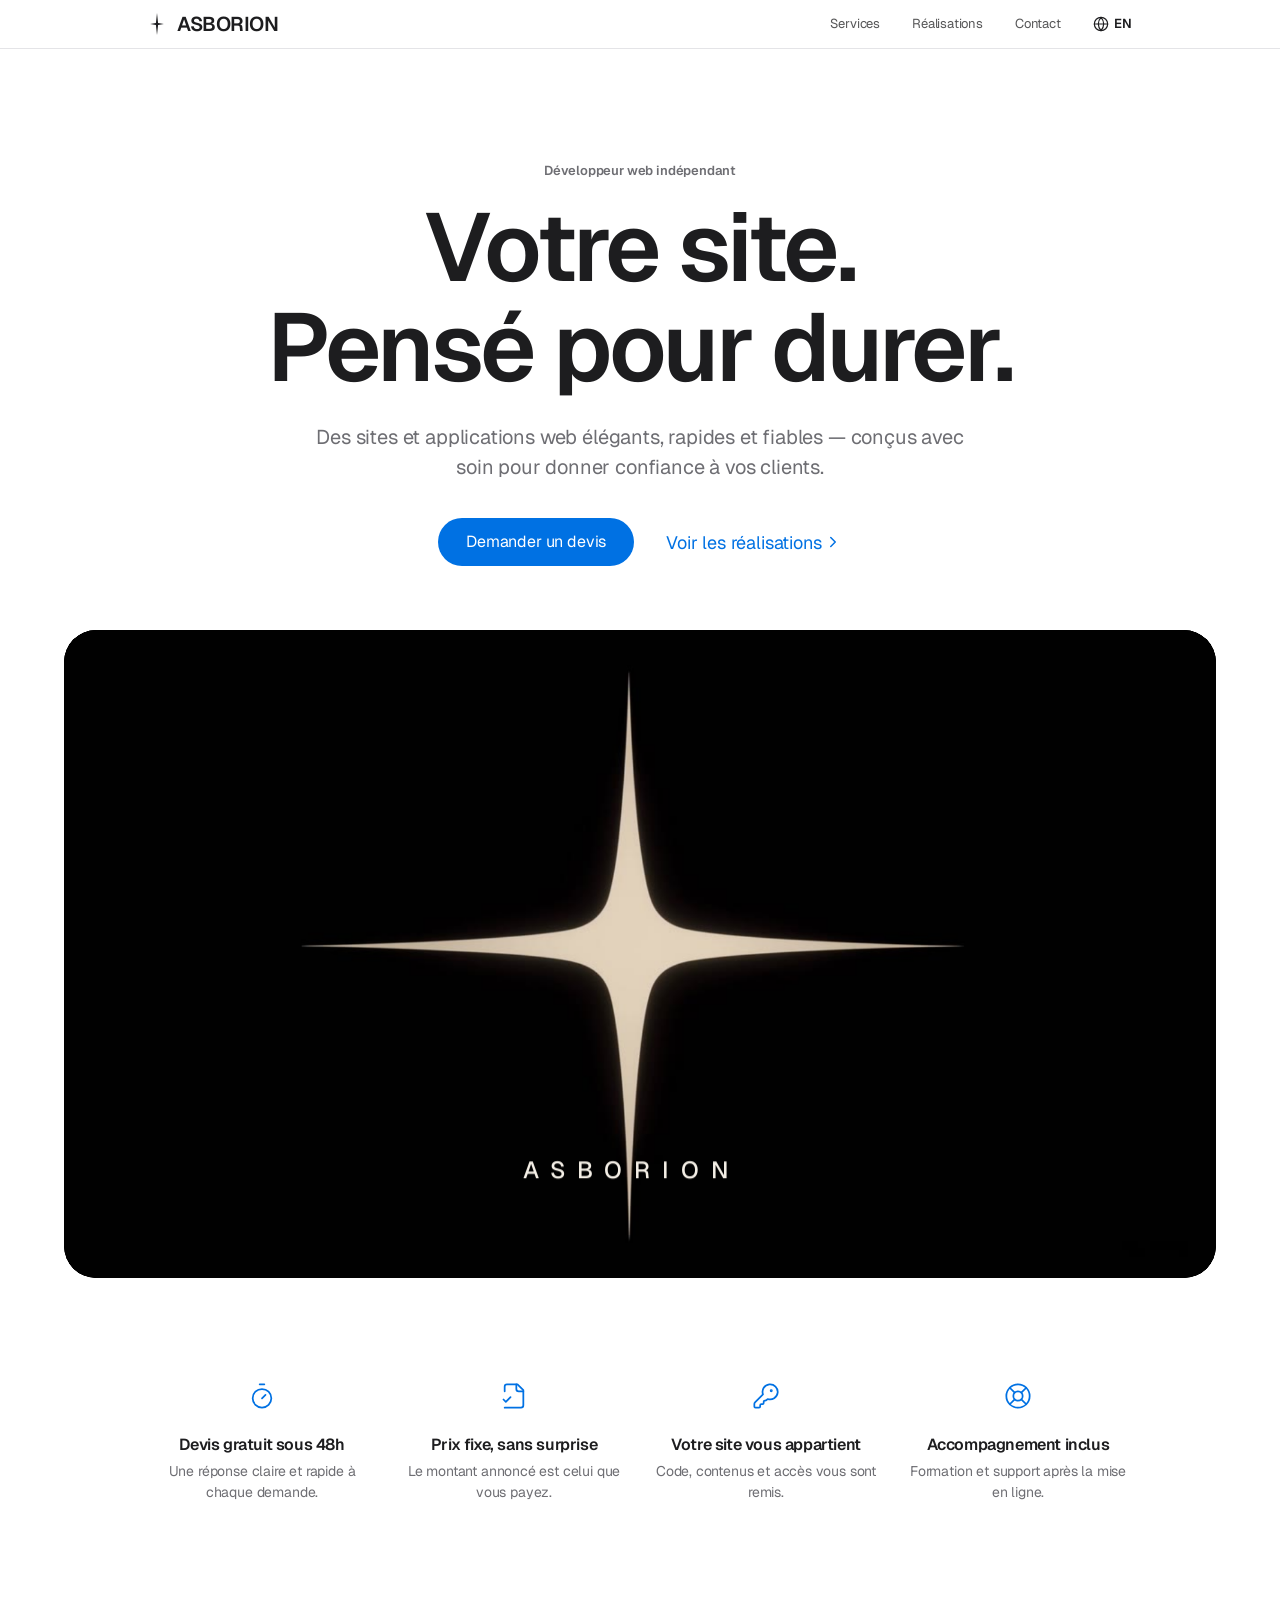
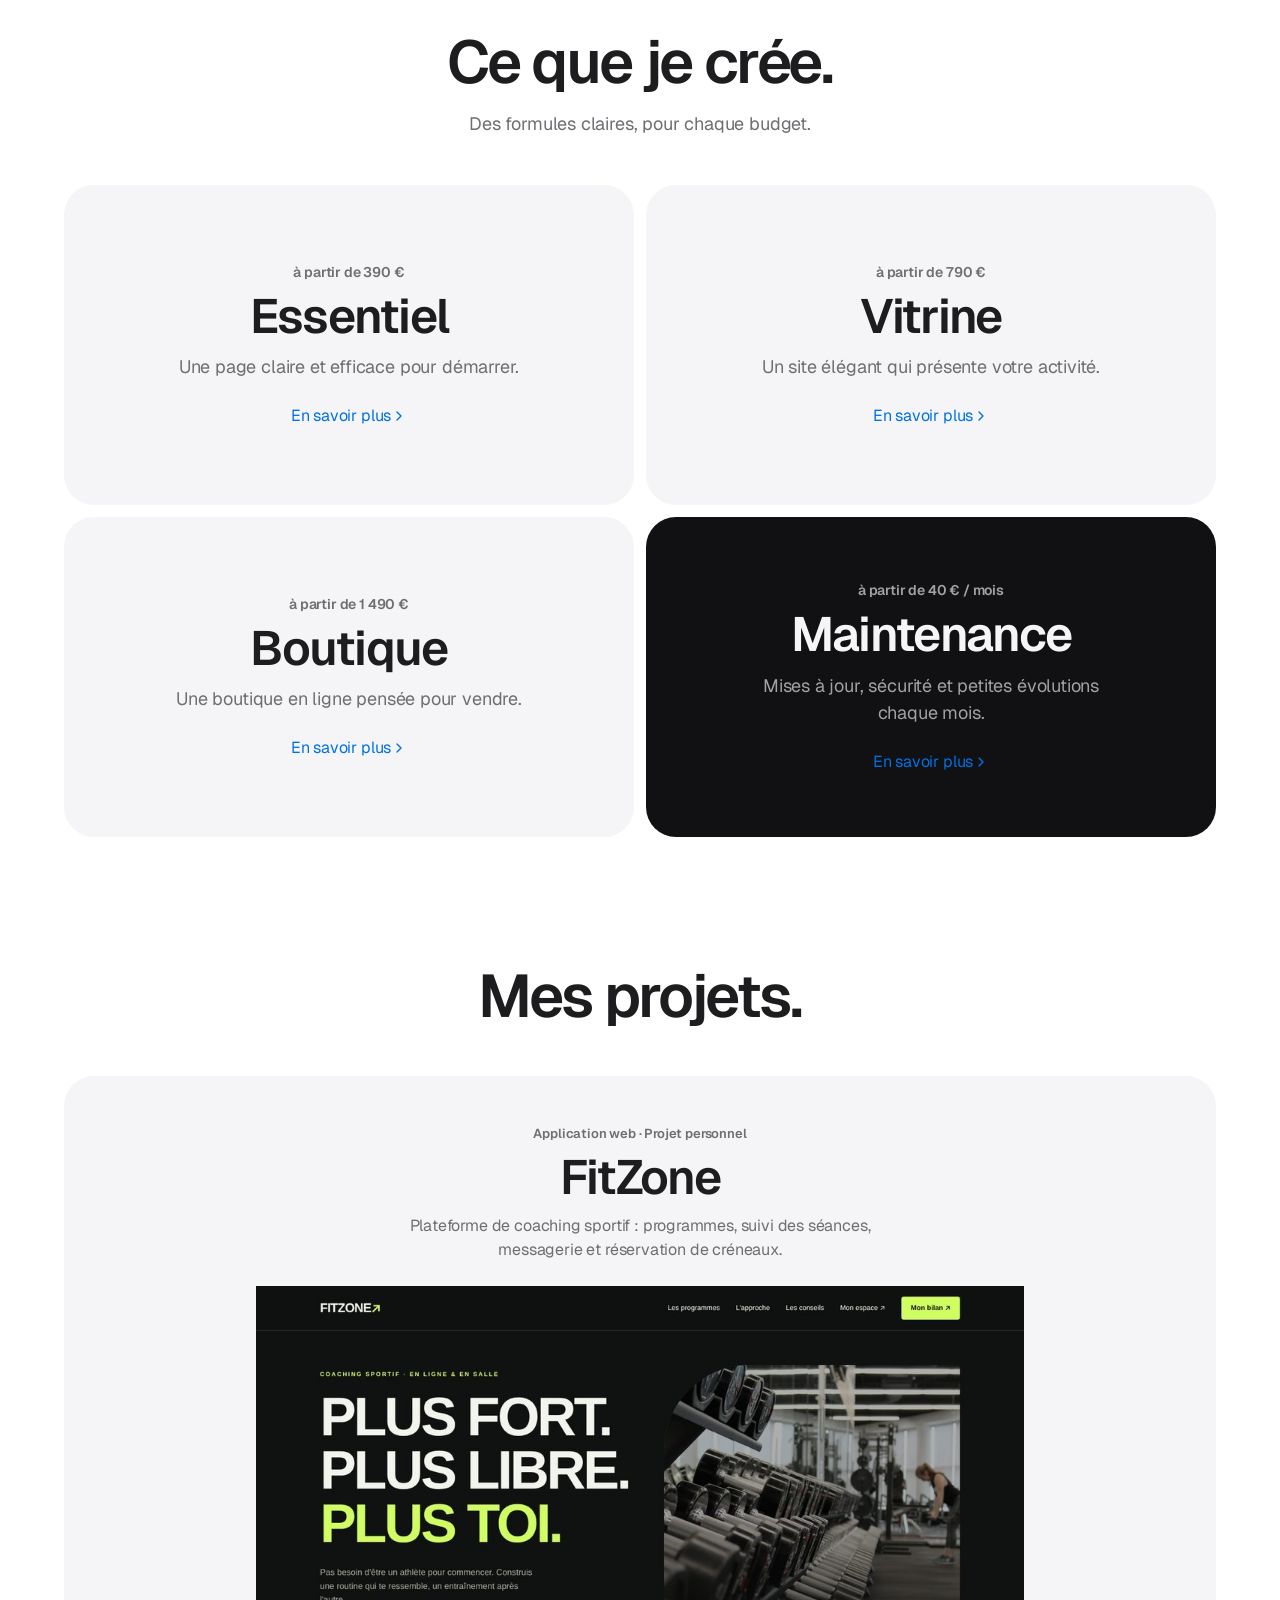
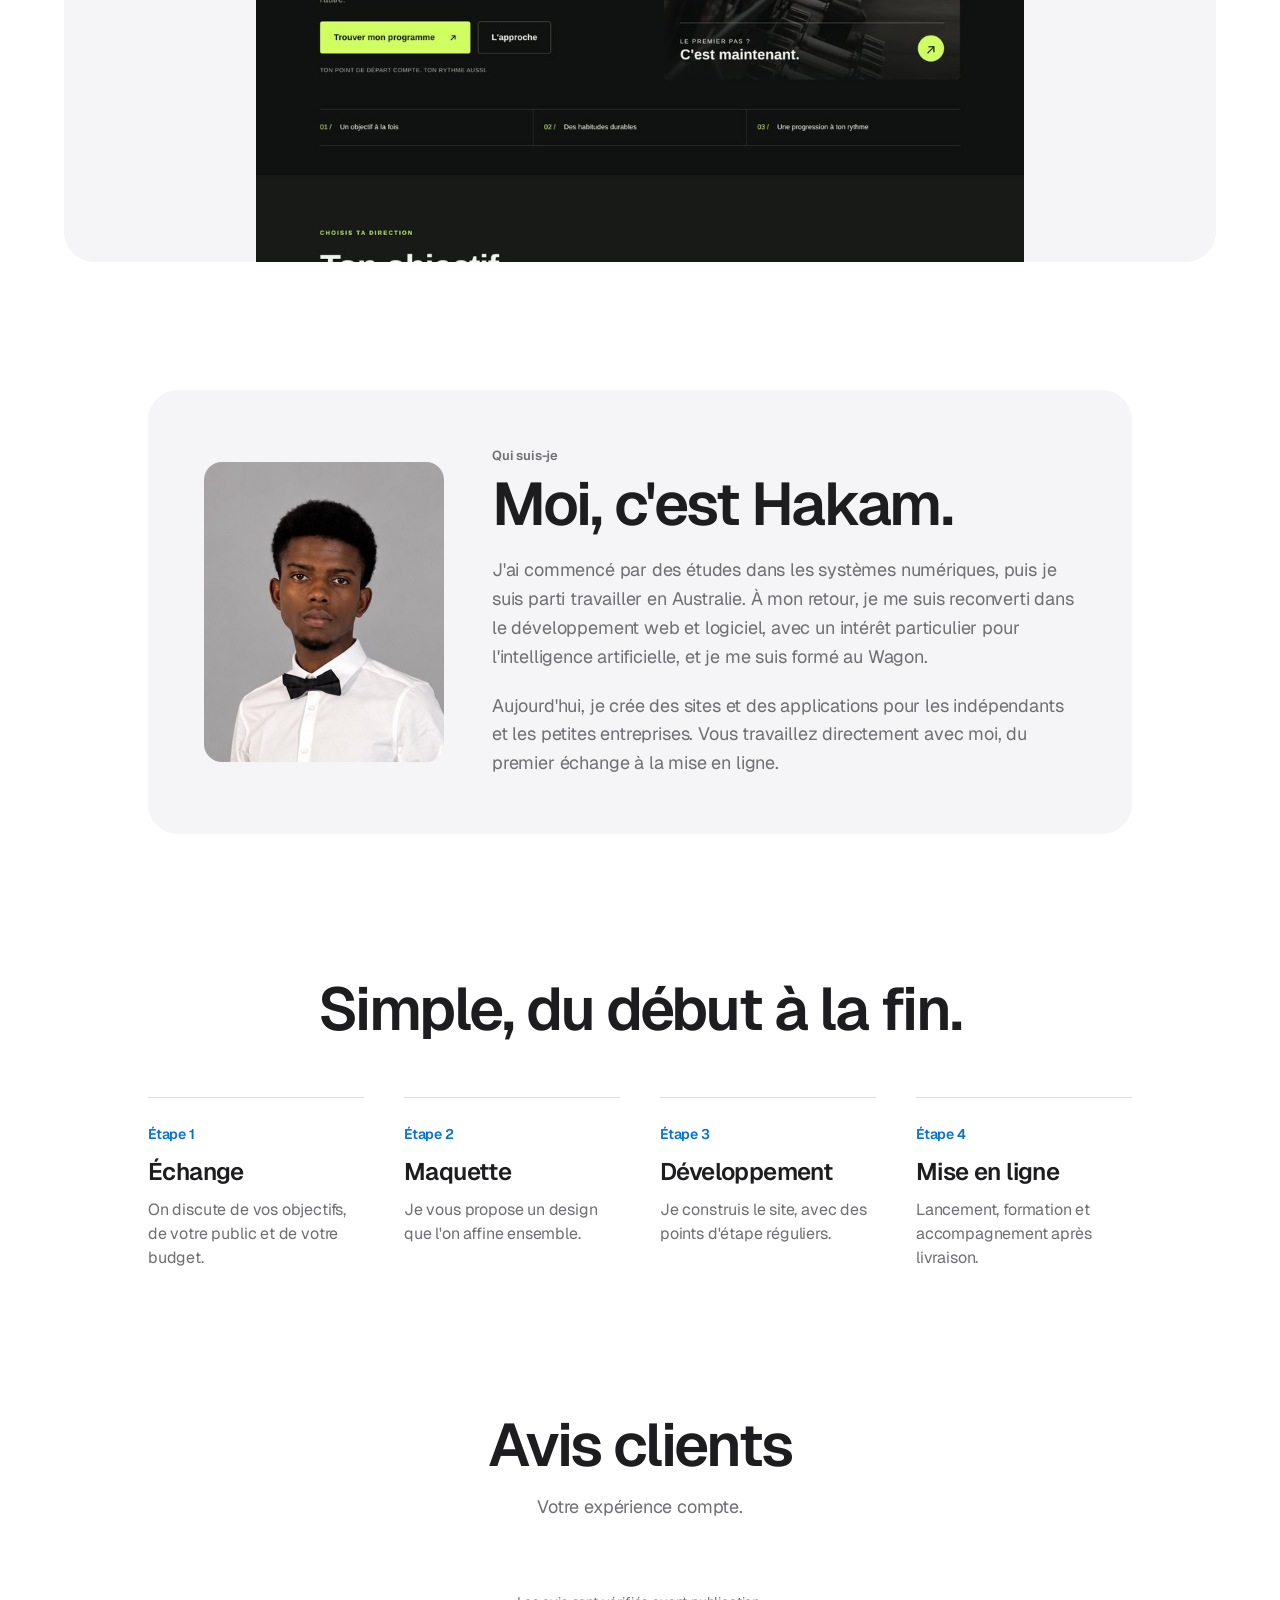
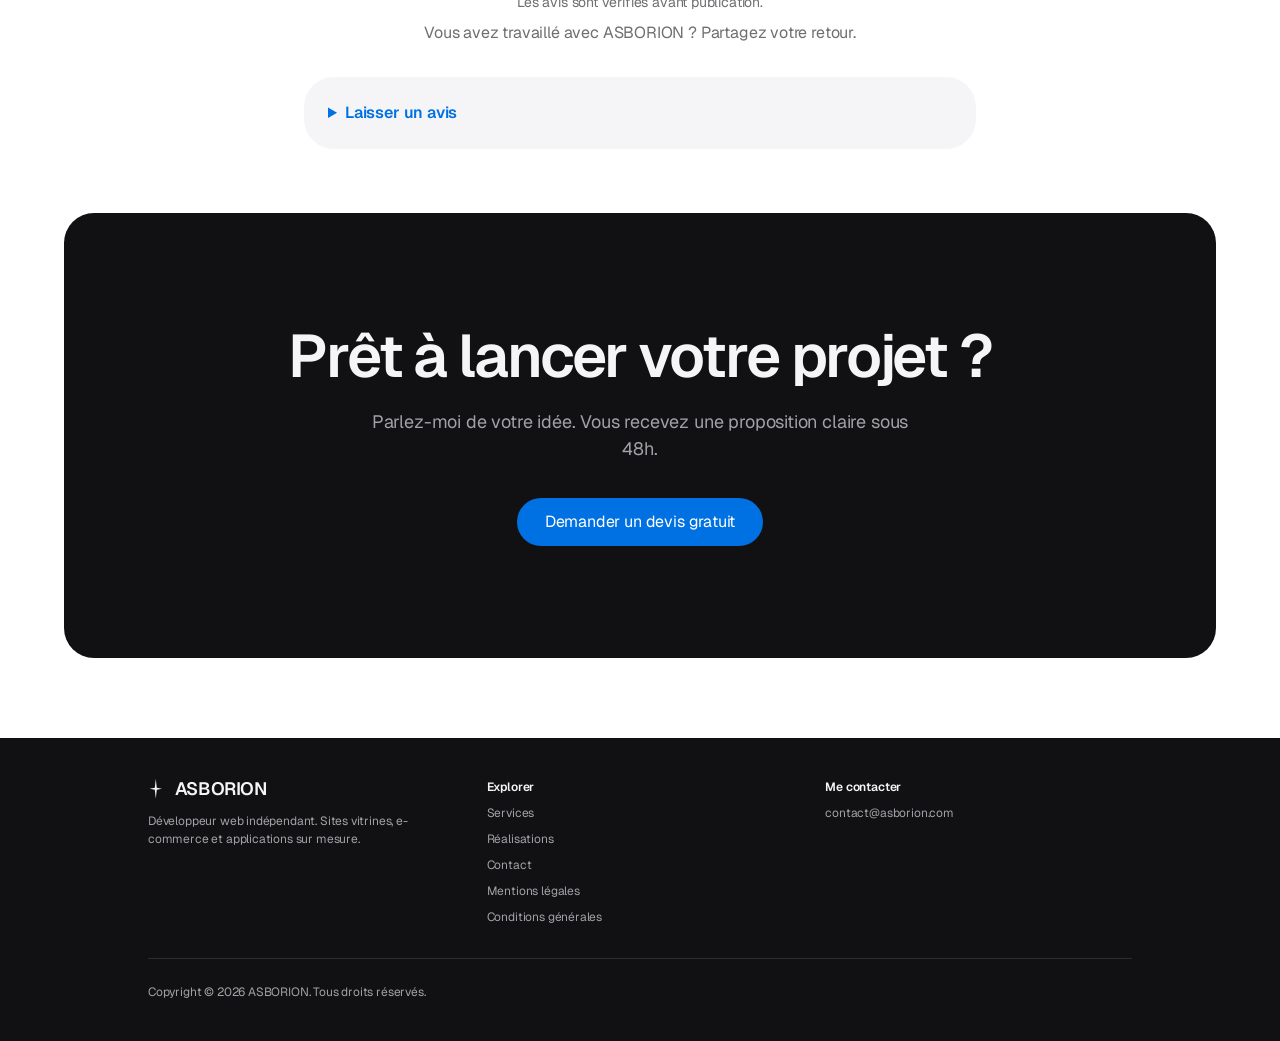
<file: index.html>
<!DOCTYPE html>
<html lang="fr">
<head>
  <meta charset="utf-8">
  <meta name="viewport" content="width=device-width, initial-scale=1">
  <title>ASBORION — Développeur web indépendant | Sites &amp; applications</title>
  <meta name="description" content="ASBORION conçoit des sites vitrines, boutiques en ligne et applications web soignés, rapides et faits pour durer.">
  <meta name="author" content="ASBORION">
  <meta property="og:title" content="ASBORION — Développeur web indépendant | Sites &amp; applications">
  <meta property="og:description" content="ASBORION conçoit des sites vitrines, boutiques en ligne et applications web soignés, rapides et faits pour durer.">
  <meta property="og:type" content="website">
  <meta property="og:image" content="https://www.asborion.com/images/og-image.jpg">
  <meta name="twitter:card" content="summary_large_image">
  <link rel="preconnect" href="https://fonts.googleapis.com">
  <link rel="preconnect" href="https://fonts.gstatic.com" crossorigin>
  <link rel="stylesheet" href="https://fonts.googleapis.com/css2?family=Geist:wght@300..700&display=swap">
  <link rel="stylesheet" href="css/style.css">
  <link rel="icon" type="image/svg+xml" href="images/favicon.svg">
  <link rel="icon" type="image/png" href="images/favicon.png">
  <link rel="apple-touch-icon" href="images/apple-touch-icon.png">
  <link rel="canonical" href="https://www.asborion.com/">
  <link rel="alternate" hreflang="fr" href="https://www.asborion.com/">
  <link rel="alternate" hreflang="en" href="https://www.asborion.com/en/">
  <link rel="alternate" hreflang="x-default" href="https://www.asborion.com/">
  <link rel="preload" as="image" href="images/hero-film-poster.jpg">
</head>
<body>
  <header class="site-header">
    <div class="site-header__inner">
      <a href="index.html" class="logo" aria-label="ASBORION, accueil">
  <svg class="logo__star" viewBox="0 0 96 96" aria-hidden="true" focusable="false"><path fill="currentColor" d="M48 3.84 L52.37 43.63 L75.38 48 L52.37 52.37 L48 92.16 L43.63 52.37 L20.62 48 L43.63 43.63 Z"/></svg><span class="logo__text">ASBORION</span>
</a>
      <nav class="nav" aria-label="Navigation principale">
        <a href="services.html">Services</a>
        <a href="realisations.html">Réalisations</a>
        <a href="contact.html">Contact</a>
        <a class="lang-switch" href="en/index.html" hreflang="en" lang="en" aria-label="English version"><svg class="icon" viewBox="0 0 24 24" fill="none" stroke="currentColor" stroke-width="1.75" stroke-linecap="round" stroke-linejoin="round" aria-hidden="true"><circle cx="12" cy="12" r="10"/><path d="M2 12h20"/><path d="M12 2a15.3 15.3 0 0 1 4 10 15.3 15.3 0 0 1-4 10 15.3 15.3 0 0 1-4-10 15.3 15.3 0 0 1 4-10z"/></svg>EN</a>
      </nav>
    </div>
  </header>

  <main>
    <!-- Grande accroche -->
    <section class="hero">
      <div class="fade-up" style="max-width:56rem;margin:0 auto">
        <p class="eyebrow">Développeur web indépendant</p>
        <h1 class="headline h-xl h-hero">Votre site.<br>Pensé pour durer.</h1>
        <p class="lead">Des sites et applications web élégants, rapides et fiables — conçus avec soin pour donner confiance à vos clients.</p>
        <div class="hero__actions">
          <a href="contact.html" class="btn btn--lg">Demander un devis</a>
          <a href="realisations.html" class="link">Voir les réalisations <svg class="icon" viewBox="0 0 24 24" fill="none" stroke="currentColor" stroke-width="2" stroke-linecap="round" stroke-linejoin="round" aria-hidden="true"><path d="m9 18 6-6-6-6" /></svg></a>
        </div>
      </div>
      <div class="hero__image hero__image--film fade-up fade-up--delay">
        <div class="hero-film" data-hero-film data-src="videos/asborion-hero.mp4" data-src-sm="videos/asborion-hero-720.mp4" role="img" aria-label="Animation ASBORION : l'étoile s'ouvre sur un site présenté sur ordinateur, tablette et téléphone">
          <video poster="images/hero-film-poster.jpg" muted loop playsinline preload="auto" disablepictureinpicture disableremoteplayback aria-hidden="true" tabindex="-1"><source src="videos/asborion-hero-720.mp4" type="video/mp4"></video>
          <canvas width="1920" height="1080" aria-hidden="true"></canvas>
          <span class="hero-film__name" aria-hidden="true">ASBORION</span>
          <noscript><style>.hero-film canvas{display:none}</style></noscript>
        </div>
      </div>
    </section>

    <!-- Engagements -->
    <section class="section">
      <div class="container container--md">
        <div class="guarantees reveal">
          <div><svg class="icon" viewBox="0 0 24 24" fill="none" stroke="currentColor" stroke-width="1.5" stroke-linecap="round" stroke-linejoin="round" aria-hidden="true"><line x1="10" x2="14" y1="2" y2="2" /><line x1="12" x2="15" y1="14" y2="11" /><circle cx="12" cy="14" r="8" /></svg><h3>Devis gratuit sous 48h</h3><p>Une réponse claire et rapide à chaque demande.</p></div>
          <div><svg class="icon" viewBox="0 0 24 24" fill="none" stroke="currentColor" stroke-width="1.5" stroke-linecap="round" stroke-linejoin="round" aria-hidden="true"><path d="M4 22h14a2 2 0 0 0 2-2V7l-5-5H6a2 2 0 0 0-2 2v4" /><path d="M14 2v4a2 2 0 0 0 2 2h4" /><path d="m3 15 2 2 4-4" /></svg><h3>Prix fixe, sans surprise</h3><p>Le montant annoncé est celui que vous payez.</p></div>
          <div><svg class="icon" viewBox="0 0 24 24" fill="none" stroke="currentColor" stroke-width="1.5" stroke-linecap="round" stroke-linejoin="round" aria-hidden="true"><path d="M2.586 17.414A2 2 0 0 0 2 18.828V21a1 1 0 0 0 1 1h3a1 1 0 0 0 1-1v-1a1 1 0 0 1 1-1h1a1 1 0 0 0 1-1v-1a1 1 0 0 1 1-1h.172a2 2 0 0 0 1.414-.586l.814-.814a6.5 6.5 0 1 0-4-4z" /><circle cx="16.5" cy="7.5" r=".5" fill="currentColor" /></svg><h3>Votre site vous appartient</h3><p>Code, contenus et accès vous sont remis.</p></div>
          <div><svg class="icon" viewBox="0 0 24 24" fill="none" stroke="currentColor" stroke-width="1.5" stroke-linecap="round" stroke-linejoin="round" aria-hidden="true"><circle cx="12" cy="12" r="10" /><path d="m4.93 4.93 4.24 4.24" /><path d="m14.83 9.17 4.24-4.24" /><path d="m14.83 14.83 4.24 4.24" /><path d="m9.17 14.83-4.24 4.24" /><circle cx="12" cy="12" r="4" /></svg><h3>Accompagnement inclus</h3><p>Formation et support après la mise en ligne.</p></div>
        </div>
      </div>
    </section>

    <!-- Services -->
    <section class="section tiles-wrap">
      <div class="container--lg" style="margin:0 auto">
        <div class="section-title reveal">
          <h2 class="headline h-lg">Ce que je crée.</h2>
          <p>Des formules claires, pour chaque budget.</p>
        </div>
        <div class="grid-2">
          <a href="services.html" class="tile lift service-tile reveal">
            <p class="service-tile__price">à partir de 390 €</p>
            <h3 class="headline">Essentiel</h3>
            <p class="service-tile__short">Une page claire et efficace pour démarrer.</p>
            <span class="service-tile__more">En savoir plus <svg class="icon" viewBox="0 0 24 24" fill="none" stroke="currentColor" stroke-width="2" stroke-linecap="round" stroke-linejoin="round" aria-hidden="true"><path d="m9 18 6-6-6-6" /></svg></span>
          </a>
          <a href="services.html" class="tile lift service-tile reveal">
            <p class="service-tile__price">à partir de 790 €</p>
            <h3 class="headline">Vitrine</h3>
            <p class="service-tile__short">Un site élégant qui présente votre activité.</p>
            <span class="service-tile__more">En savoir plus <svg class="icon" viewBox="0 0 24 24" fill="none" stroke="currentColor" stroke-width="2" stroke-linecap="round" stroke-linejoin="round" aria-hidden="true"><path d="m9 18 6-6-6-6" /></svg></span>
          </a>
          <a href="services.html" class="tile lift service-tile reveal">
            <p class="service-tile__price">à partir de 1 490 €</p>
            <h3 class="headline">Boutique</h3>
            <p class="service-tile__short">Une boutique en ligne pensée pour vendre.</p>
            <span class="service-tile__more">En savoir plus <svg class="icon" viewBox="0 0 24 24" fill="none" stroke="currentColor" stroke-width="2" stroke-linecap="round" stroke-linejoin="round" aria-hidden="true"><path d="m9 18 6-6-6-6" /></svg></span>
          </a>
          <a href="services.html" class="tile tile--night lift service-tile reveal">
            <p class="service-tile__price tile__muted">à partir de 40 € / mois</p>
            <h3 class="headline">Maintenance</h3>
            <p class="service-tile__short tile__muted">Mises à jour, sécurité et petites évolutions chaque mois.</p>
            <span class="service-tile__more">En savoir plus <svg class="icon" viewBox="0 0 24 24" fill="none" stroke="currentColor" stroke-width="2" stroke-linecap="round" stroke-linejoin="round" aria-hidden="true"><path d="m9 18 6-6-6-6" /></svg></span>
          </a>
        </div>
      </div>
    </section>

    <!-- Projets -->
    <section class="section tiles-wrap">
      <div class="container--lg" style="margin:0 auto">
        <div class="section-title reveal">
          <h2 class="headline h-lg">Mes projets.</h2>
        </div>
        <div class="grid-2">
          <a href="realisations.html" class="tile lift project-tile project-tile--wide span-2 reveal">
            <div class="project-tile__text">
              <p class="eyebrow">Application web · Projet personnel</p>
              <h3 class="headline">FitZone</h3>
              <p class="muted">Plateforme de coaching sportif : programmes, suivi des séances, messagerie et réservation de créneaux.</p>
            </div>
            <img src="images/projet-fitzone.jpg" alt="Page d'accueil de l'application FitZone" width="1024" height="768" loading="lazy">
          </a>
        </div>
      </div>
    </section>

    <!-- Qui suis-je -->
    <section class="section" id="a-propos">
      <div class="container container--md">
        <div class="about tile reveal">
          <img class="about__photo" src="images/hakam.jpg" alt="Portrait de Hakam, développeur web" width="480" height="600" loading="lazy">
          <div class="about__text">
          <p class="eyebrow">Qui suis-je</p>
          <h2 class="headline h-lg">Moi, c'est Hakam.</h2>
          <p>J'ai commencé par des études dans les systèmes numériques, puis je suis parti travailler en Australie. À mon retour, je me suis reconverti dans le développement web et logiciel, avec un intérêt particulier pour l'intelligence artificielle, et je me suis formé au Wagon.</p>
          <p>Aujourd'hui, je crée des sites et des applications pour les indépendants et les petites entreprises. Vous travaillez directement avec moi, du premier échange à la mise en ligne.</p>
          </div>
        </div>
      </div>
    </section>

    <!-- Méthode -->
    <section class="section" style="padding-block:5rem">
      <div class="container container--md">
        <div class="section-title reveal" style="margin-bottom:3.5rem">
          <h2 class="headline h-lg">Simple, du début à la fin.</h2>
        </div>
        <ol class="steps reveal">
          <li><span>Étape 1</span><h3>Échange</h3><p>On discute de vos objectifs, de votre public et de votre budget.</p></li>
          <li><span>Étape 2</span><h3>Maquette</h3><p>Je vous propose un design que l'on affine ensemble.</p></li>
          <li><span>Étape 3</span><h3>Développement</h3><p>Je construis le site, avec des points d'étape réguliers.</p></li>
          <li><span>Étape 4</span><h3>Mise en ligne</h3><p>Lancement, formation et accompagnement après livraison.</p></li>
        </ol>
      </div>
    </section>

    <!-- Avis clients -->
    <section class="section" id="avis" aria-labelledby="reviews-title">
      <div class="container container--md">
        <div class="section-title reveal">
          <h2 class="headline h-lg" id="reviews-title">Avis clients</h2>
          <p>Votre expérience compte.</p>
        </div>
        <div class="reviews" id="reviews-list" data-src="avis.json" hidden></div>
        <p class="text-center muted reviews__note">Les avis sont vérifiés avant publication.</p>
        <p class="text-center muted" style="margin-bottom:2rem">Vous avez travaillé avec ASBORION ? Partagez votre retour.</p>
        <details class="tile review-details container--sm" style="margin:0 auto">
          <summary>Laisser un avis</summary>
          <form id="review-form" class="form" name="avis" method="POST" data-netlify="true" netlify-honeypot="bot-field" enctype="multipart/form-data">
            <input type="hidden" name="form-name" value="avis">
            <input type="hidden" name="langue" value="fr">
            <p class="hp-field" aria-hidden="true"><label>Ne pas remplir : <input name="bot-field" tabindex="-1" autocomplete="off"></label></p>
            <div class="field">
              <label for="review-name">Nom affiché (facultatif)</label>
              <input class="input" id="review-name" name="displayName" maxlength="80" placeholder="Prénom, nom ou pseudonyme">
              <small class="muted">Sans nom, votre avis sera publié sous « Client anonyme ».</small>
            </div>
            <div class="field">
              <label for="review-company">Entreprise ou projet (facultatif)</label>
              <input class="input" id="review-company" name="company" maxlength="100">
            </div>
            <div class="field">
              <label for="review-rating">Votre note</label>
              <select class="input" id="review-rating" name="rating" required>
                <option value="">Choisir une note</option>
                <option value="5">★★★★★ — 5 sur 5</option>
                <option value="4">★★★★☆ — 4 sur 5</option>
                <option value="3">★★★☆☆ — 3 sur 5</option>
                <option value="2">★★☆☆☆ — 2 sur 5</option>
                <option value="1">★☆☆☆☆ — 1 sur 5</option>
              </select>
            </div>
            <div class="field">
              <label for="review-comment">Votre commentaire</label>
              <textarea class="input" id="review-comment" name="comment" rows="4" maxlength="1500" required></textarea>
            </div>
            <div class="field">
              <label for="review-photo">Photo (facultatif)</label>
              <input class="input" id="review-photo" name="photo" type="file" accept="image/jpeg,image/png,image/webp">
              <small class="muted">JPG, PNG ou WebP, 5 Mo maximum.</small>
            </div>
            <label class="review-consent"><input type="checkbox" name="consent" value="oui" required> <span>J’autorise ASBORION à publier mon avis et les informations que je choisis de transmettre sur ce site, après validation. <a href="mentions-legales.html#donnees">En savoir plus</a></span></label>
            <button class="btn btn--lg btn--block" type="submit">Envoyer mon avis</button>
            <p class="form__note" id="review-status" role="status">Chaque avis est relu avant d’être publié. Aucun avis n’est publié automatiquement.</p>
          </form>
        </details>
      </div>
    </section>

    <!-- Appel à l'action -->
    <section class="tiles-wrap" style="padding-bottom:5rem">
      <div class="tile tile--night cta container--lg reveal" style="margin:0 auto">
        <h2 class="headline h-lg">Prêt à lancer votre projet ?</h2>
        <p class="muted">Parlez-moi de votre idée. Vous recevez une proposition claire sous 48h.</p>
        <a href="contact.html" class="btn btn--lg">Demander un devis gratuit</a>
      </div>
    </section>
  </main>

  <footer class="site-footer">
    <div class="site-footer__inner">
      <div class="site-footer__grid">
        <div class="site-footer__col">
          <strong class="logo logo--footer"><svg class="logo__star" viewBox="0 0 96 96" aria-hidden="true" focusable="false"><path fill="currentColor" d="M48 3.84 L52.37 43.63 L75.38 48 L52.37 52.37 L48 92.16 L43.63 52.37 L20.62 48 L43.63 43.63 Z"/></svg><span class="logo__text">ASBORION</span></strong>
          <p>Développeur web indépendant. Sites vitrines, e-commerce et applications sur mesure.</p>
        </div>
        <div class="site-footer__col">
          <strong>Explorer</strong>
          <a href="services.html">Services</a>
          <a href="realisations.html">Réalisations</a>
          <a href="contact.html">Contact</a>
          <a href="mentions-legales.html">Mentions légales</a>
          <a href="cgv.html">Conditions générales</a>
        </div>
        <div class="site-footer__col">
          <strong>Me contacter</strong>
          <a href="mailto:contact@asborion.com">contact@asborion.com</a>
        </div>
      </div>
      <p class="site-footer__copy">Copyright © <span data-year>2026</span> ASBORION. Tous droits réservés.</p>
    </div>
  </footer>

  <script src="js/main.js"></script>
  <script src="js/hero-film.js"></script>
</body>
</html>
</file>
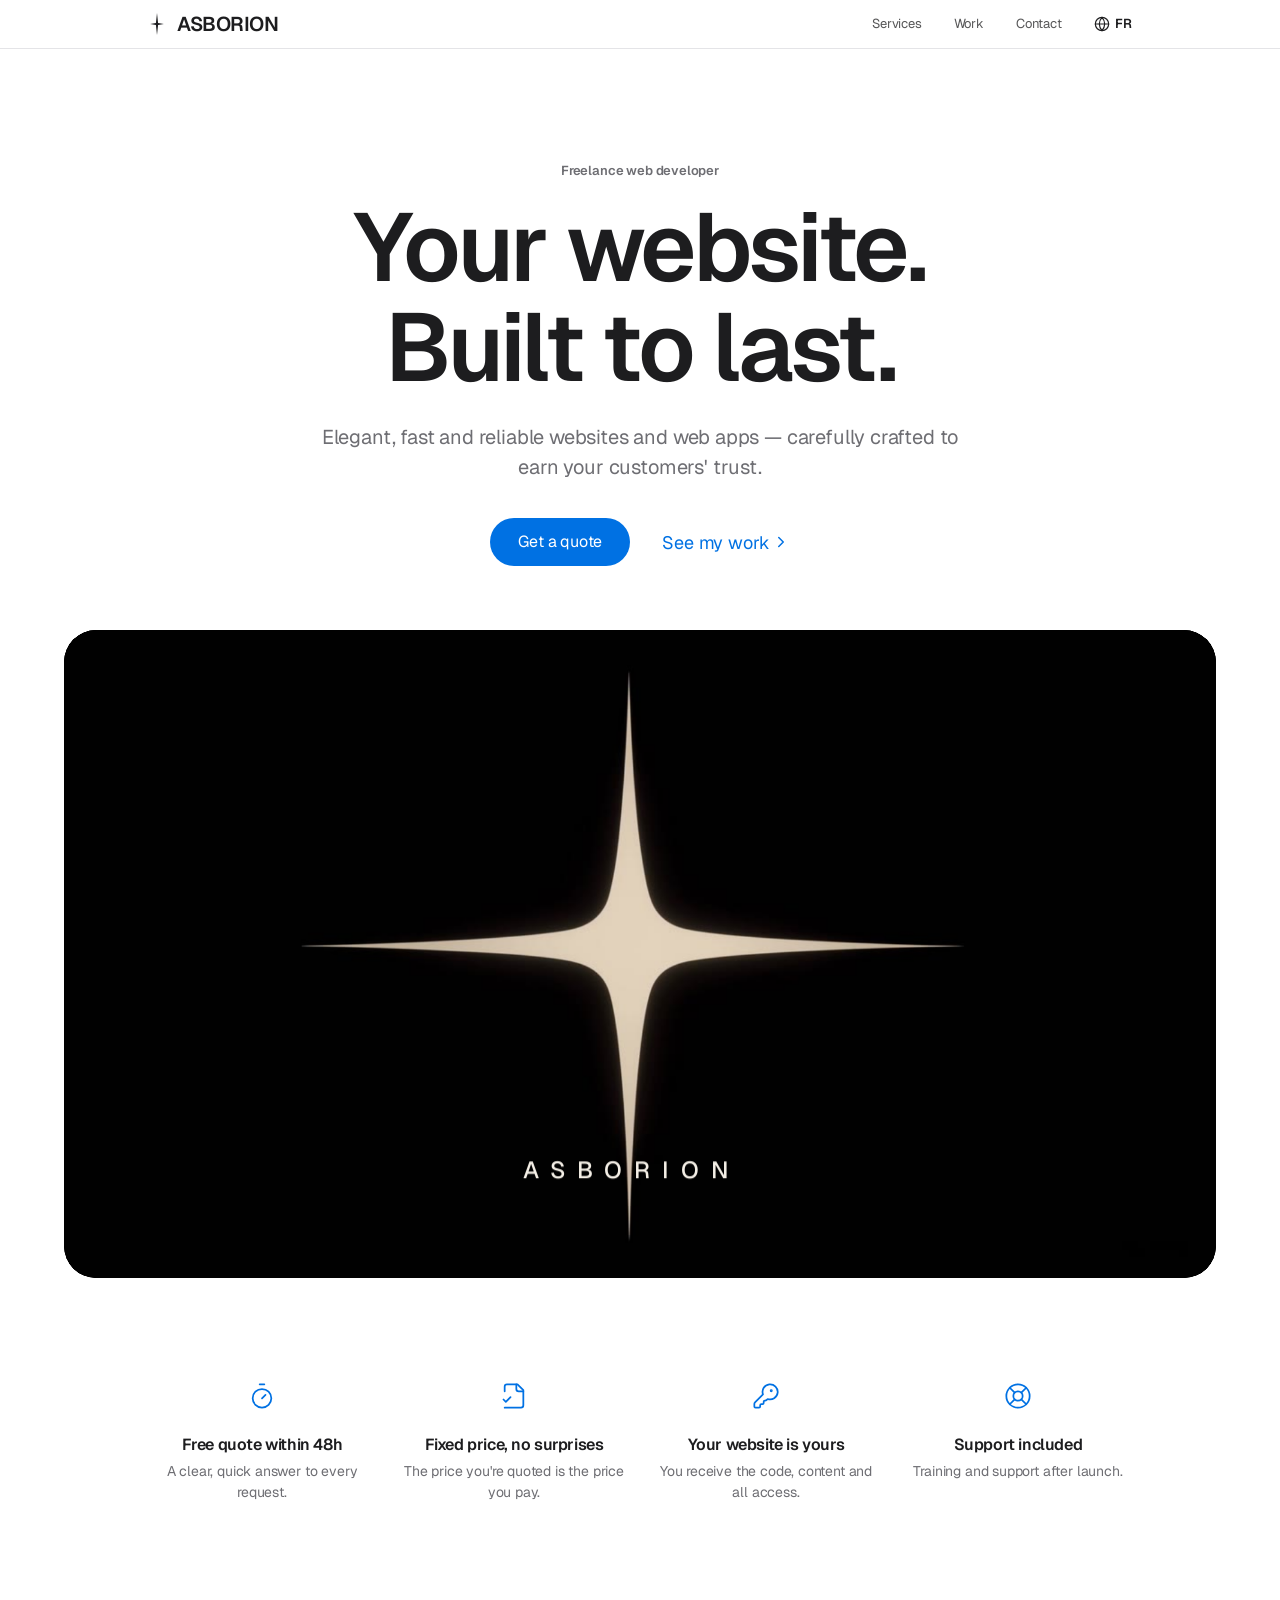
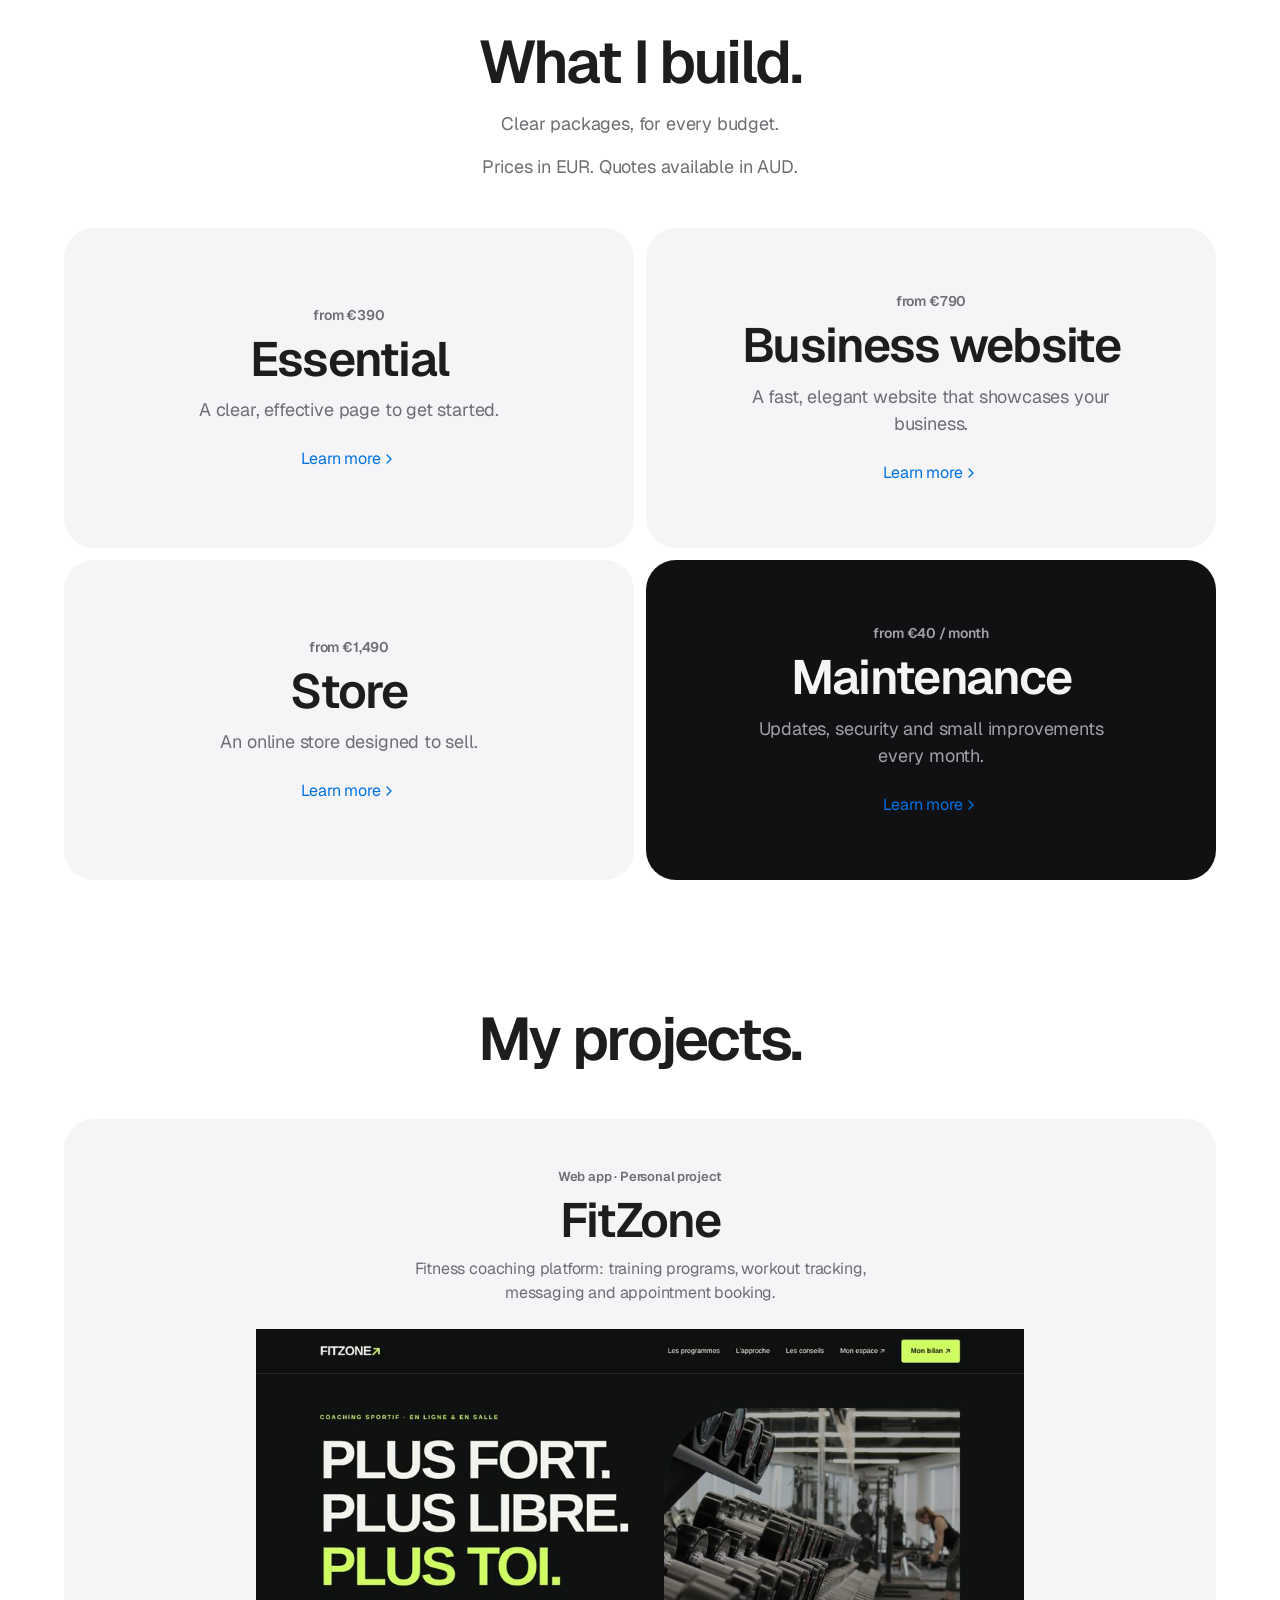
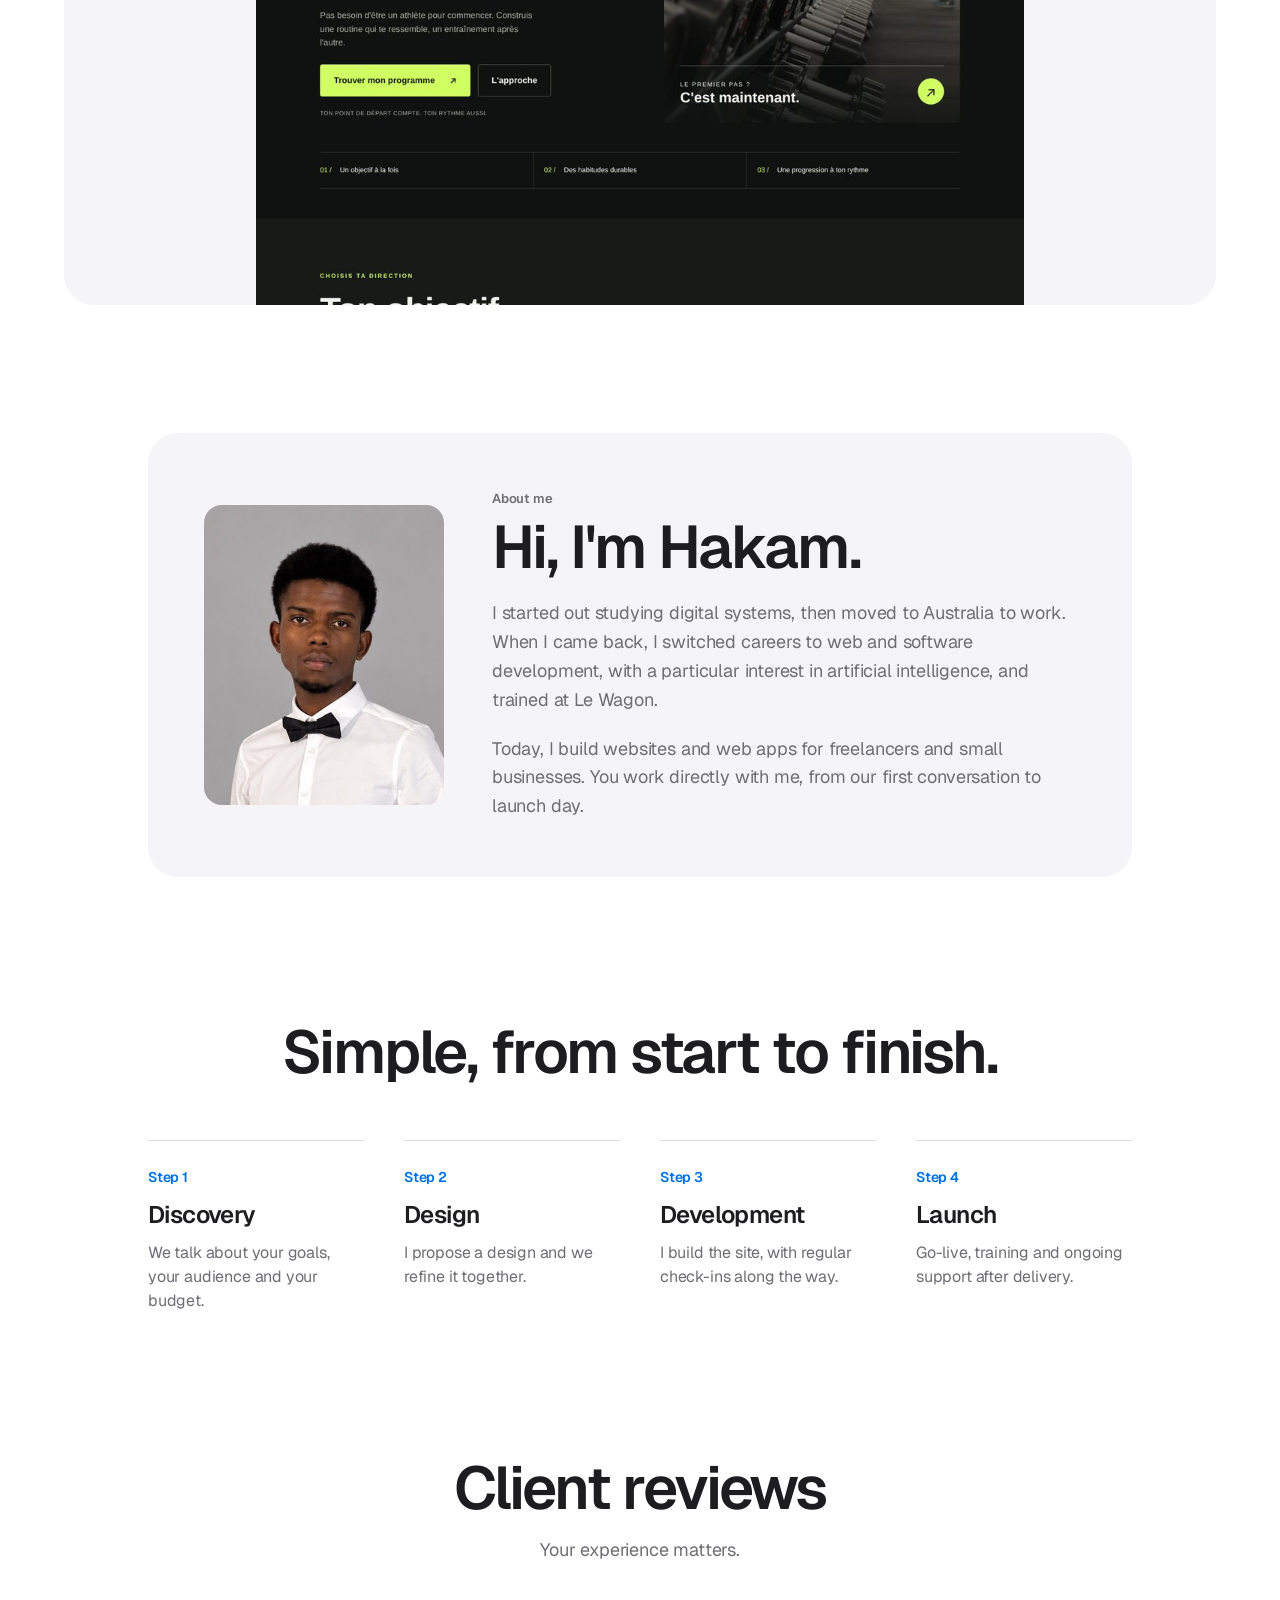
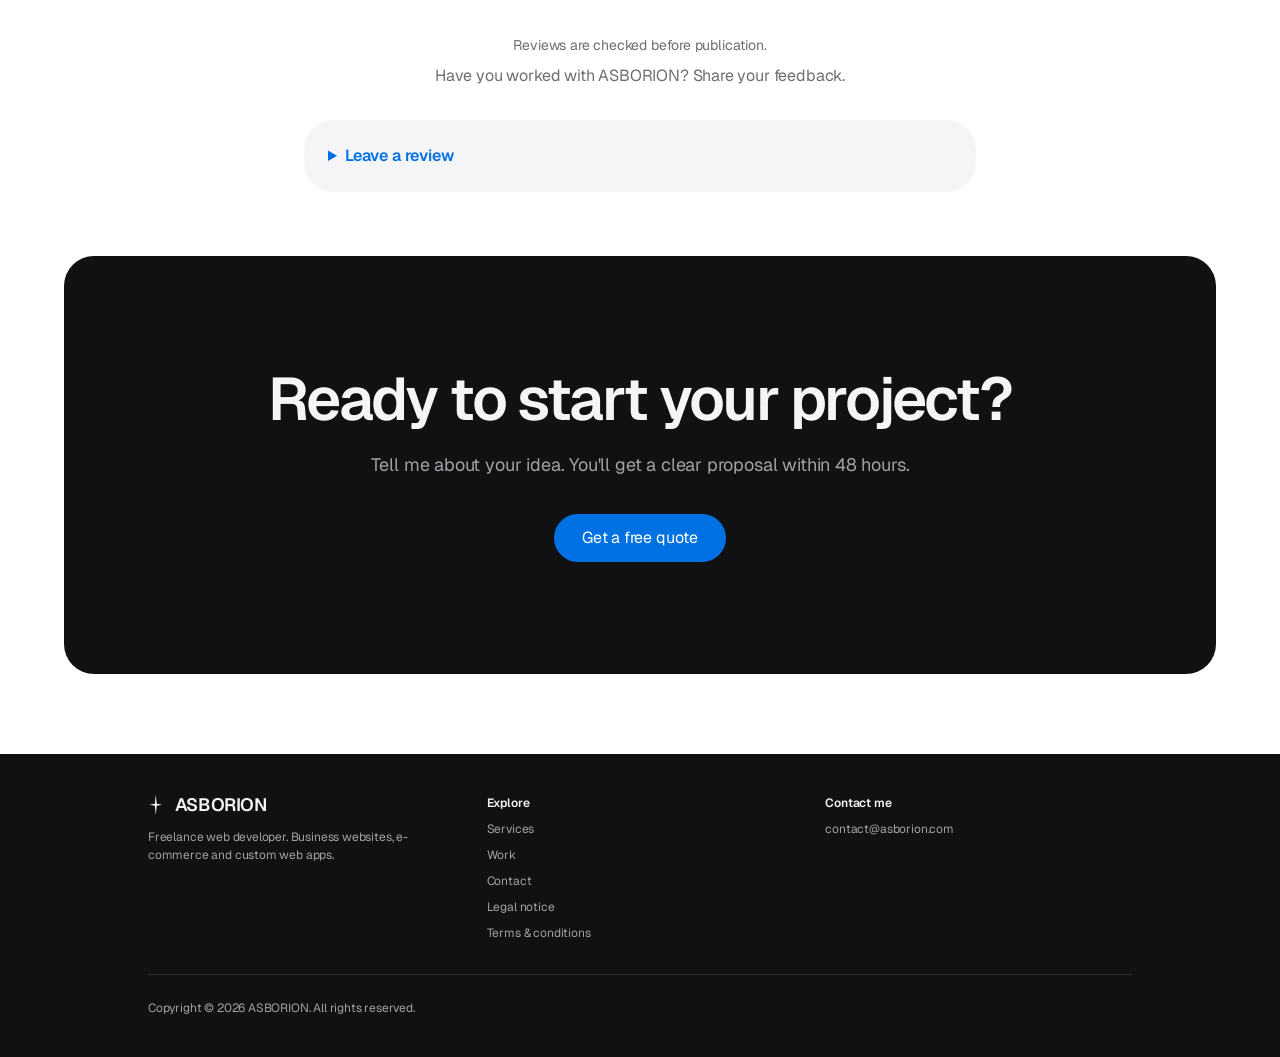
<file: en/index.html>
<!DOCTYPE html>

<html lang="en">
<head>
<meta charset="utf-8"/>
<meta content="width=device-width, initial-scale=1" name="viewport"/>
<title>ASBORION — Freelance web developer | Websites &amp; web apps</title>
<meta content="ASBORION designs and builds polished, fast websites, online stores and web apps made to last." name="description"/>
<meta content="ASBORION" name="author"/>
<meta content="ASBORION — Freelance web developer | Websites &amp; web apps" property="og:title"/>
<meta content="ASBORION designs and builds polished, fast websites, online stores and web apps made to last." property="og:description"/>
<meta content="website" property="og:type"/>
<meta content="https://www.asborion.com/images/og-image.jpg" property="og:image"/>
<meta content="summary_large_image" name="twitter:card"/>
<link href="https://fonts.googleapis.com" rel="preconnect"/>
<link crossorigin="" href="https://fonts.gstatic.com" rel="preconnect"/>
<link href="https://fonts.googleapis.com/css2?family=Geist:wght@300..700&amp;display=swap" rel="stylesheet"/>
<link href="../css/style.css" rel="stylesheet"/>
<link rel="icon" type="image/svg+xml" href="../images/favicon.svg">
  <link href="../images/favicon.png" rel="icon" type="image/png"/>
<link href="../images/apple-touch-icon.png" rel="apple-touch-icon"/>
  <link rel="canonical" href="https://www.asborion.com/en/">
  <link rel="alternate" hreflang="fr" href="https://www.asborion.com/">
  <link rel="alternate" hreflang="en" href="https://www.asborion.com/en/">
  <link rel="alternate" hreflang="x-default" href="https://www.asborion.com/">
  <link rel="preload" as="image" href="../images/hero-film-poster.jpg">
</head>
<body>
<header class="site-header">
<div class="site-header__inner">
<a class="logo" href="index.html" aria-label="ASBORION, home">
<svg class="logo__star" viewBox="0 0 96 96" aria-hidden="true" focusable="false"><path fill="currentColor" d="M48 3.84 L52.37 43.63 L75.38 48 L52.37 52.37 L48 92.16 L43.63 52.37 L20.62 48 L43.63 43.63 Z"/></svg><span class="logo__text">ASBORION</span>
</a>
<nav aria-label="Main navigation" class="nav">
<a href="services.html">Services</a>
<a href="realisations.html">Work</a>
<a href="contact.html">Contact</a>
<a aria-label="Version française" class="lang-switch" href="../index.html" hreflang="fr" lang="fr"><svg aria-hidden="true" class="icon" fill="none" stroke="currentColor" stroke-linecap="round" stroke-linejoin="round" stroke-width="1.75" viewbox="0 0 24 24"><circle cx="12" cy="12" r="10"></circle><path d="M2 12h20"></path><path d="M12 2a15.3 15.3 0 0 1 4 10 15.3 15.3 0 0 1-4 10 15.3 15.3 0 0 1-4-10 15.3 15.3 0 0 1 4-10z"></path></svg>FR</a>
</nav>
</div>
</header>
<main>
<!-- Grande accroche -->
<section class="hero">
<div class="fade-up" style="max-width:56rem;margin:0 auto">
<p class="eyebrow">Freelance web developer</p>
<h1 class="headline h-xl h-hero">Your website.<br/>Built to last.</h1>
<p class="lead">Elegant, fast and reliable websites and web apps — carefully crafted to earn your customers' trust.</p>
<div class="hero__actions">
<a class="btn btn--lg" href="contact.html">Get a quote</a>
<a class="link" href="realisations.html">See my work <svg aria-hidden="true" class="icon" fill="none" stroke="currentColor" stroke-linecap="round" stroke-linejoin="round" stroke-width="2" viewbox="0 0 24 24"><path d="m9 18 6-6-6-6"></path></svg></a>
</div>
</div>
<div class="hero__image hero__image--film fade-up fade-up--delay">
<div aria-label="ASBORION animation: the star opens onto a website shown on a laptop, a tablet and a phone" class="hero-film" data-hero-film data-src="../videos/asborion-hero.mp4" data-src-sm="../videos/asborion-hero-720.mp4" role="img">
<video poster="../images/hero-film-poster.jpg" muted loop playsinline preload="auto" disablepictureinpicture disableremoteplayback aria-hidden="true" tabindex="-1"><source src="../videos/asborion-hero-720.mp4" type="video/mp4"></video>
<canvas aria-hidden="true" height="1080" width="1920"></canvas>
<span aria-hidden="true" class="hero-film__name">ASBORION</span>
<noscript><style>.hero-film canvas{display:none}</style></noscript>
</div>
</div>
</section>
<!-- Engagements -->
<section class="section">
<div class="container container--md">
<div class="guarantees reveal">
<div><svg aria-hidden="true" class="icon" fill="none" stroke="currentColor" stroke-linecap="round" stroke-linejoin="round" stroke-width="1.5" viewbox="0 0 24 24"><line x1="10" x2="14" y1="2" y2="2"></line><line x1="12" x2="15" y1="14" y2="11"></line><circle cx="12" cy="14" r="8"></circle></svg><h3>Free quote within 48h</h3><p>A clear, quick answer to every request.</p></div>
<div><svg aria-hidden="true" class="icon" fill="none" stroke="currentColor" stroke-linecap="round" stroke-linejoin="round" stroke-width="1.5" viewbox="0 0 24 24"><path d="M4 22h14a2 2 0 0 0 2-2V7l-5-5H6a2 2 0 0 0-2 2v4"></path><path d="M14 2v4a2 2 0 0 0 2 2h4"></path><path d="m3 15 2 2 4-4"></path></svg><h3>Fixed price, no surprises</h3><p>The price you're quoted is the price you pay.</p></div>
<div><svg aria-hidden="true" class="icon" fill="none" stroke="currentColor" stroke-linecap="round" stroke-linejoin="round" stroke-width="1.5" viewbox="0 0 24 24"><path d="M2.586 17.414A2 2 0 0 0 2 18.828V21a1 1 0 0 0 1 1h3a1 1 0 0 0 1-1v-1a1 1 0 0 1 1-1h1a1 1 0 0 0 1-1v-1a1 1 0 0 1 1-1h.172a2 2 0 0 0 1.414-.586l.814-.814a6.5 6.5 0 1 0-4-4z"></path><circle cx="16.5" cy="7.5" fill="currentColor" r=".5"></circle></svg><h3>Your website is yours</h3><p>You receive the code, content and all access.</p></div>
<div><svg aria-hidden="true" class="icon" fill="none" stroke="currentColor" stroke-linecap="round" stroke-linejoin="round" stroke-width="1.5" viewbox="0 0 24 24"><circle cx="12" cy="12" r="10"></circle><path d="m4.93 4.93 4.24 4.24"></path><path d="m14.83 9.17 4.24-4.24"></path><path d="m14.83 14.83 4.24 4.24"></path><path d="m9.17 14.83-4.24 4.24"></path><circle cx="12" cy="12" r="4"></circle></svg><h3>Support included</h3><p>Training and support after launch.</p></div>
</div>
</div>
</section>
<!-- Services -->
<section class="section tiles-wrap">
<div class="container--lg" style="margin:0 auto">
<div class="section-title reveal">
<h2 class="headline h-lg">What I build.</h2>
<p>Clear packages, for every budget.</p>
<p class="muted currency-note">Prices in EUR. Quotes available in AUD.</p>
</div>
<div class="grid-2">
          <a href="services.html" class="tile lift service-tile reveal">
            <p class="service-tile__price">from €390</p>
            <h3 class="headline">Essential</h3>
            <p class="service-tile__short">A clear, effective page to get started.</p>
            <span class="service-tile__more">Learn more <svg class="icon" viewBox="0 0 24 24" fill="none" stroke="currentColor" stroke-width="2" stroke-linecap="round" stroke-linejoin="round" aria-hidden="true"><path d="m9 18 6-6-6-6" /></svg></span>
          </a>
          <a href="services.html" class="tile lift service-tile reveal">
            <p class="service-tile__price">from €790</p>
            <h3 class="headline">Business website</h3>
            <p class="service-tile__short">A fast, elegant website that showcases your business.</p>
            <span class="service-tile__more">Learn more <svg class="icon" viewBox="0 0 24 24" fill="none" stroke="currentColor" stroke-width="2" stroke-linecap="round" stroke-linejoin="round" aria-hidden="true"><path d="m9 18 6-6-6-6" /></svg></span>
          </a>
          <a href="services.html" class="tile lift service-tile reveal">
            <p class="service-tile__price">from €1,490</p>
            <h3 class="headline">Store</h3>
            <p class="service-tile__short">An online store designed to sell.</p>
            <span class="service-tile__more">Learn more <svg class="icon" viewBox="0 0 24 24" fill="none" stroke="currentColor" stroke-width="2" stroke-linecap="round" stroke-linejoin="round" aria-hidden="true"><path d="m9 18 6-6-6-6" /></svg></span>
          </a>
          <a href="services.html" class="tile tile--night lift service-tile reveal">
            <p class="service-tile__price tile__muted">from €40 / month</p>
            <h3 class="headline">Maintenance</h3>
            <p class="service-tile__short tile__muted">Updates, security and small improvements every month.</p>
            <span class="service-tile__more">Learn more <svg class="icon" viewBox="0 0 24 24" fill="none" stroke="currentColor" stroke-width="2" stroke-linecap="round" stroke-linejoin="round" aria-hidden="true"><path d="m9 18 6-6-6-6" /></svg></span>
          </a>
        </div>
</div>
</section>
<!-- Projets -->
<section class="section tiles-wrap">
<div class="container--lg" style="margin:0 auto">
<div class="section-title reveal">
<h2 class="headline h-lg">My projects.</h2>
</div>
<div class="grid-2">
<a class="tile lift project-tile project-tile--wide span-2 reveal" href="realisations.html">
<div class="project-tile__text">
<p class="eyebrow">Web app · Personal project</p>
<h3 class="headline">FitZone</h3>
<p class="muted">Fitness coaching platform: training programs, workout tracking, messaging and appointment booking.</p>
</div>
<img alt="Home page of the FitZone app" height="768" loading="lazy" src="../images/projet-fitzone.jpg" width="1024"/>
</a>
</div>
</div>
</section>
<!-- Qui suis-je -->
<section class="section" id="a-propos">
<div class="container container--md">
<div class="about tile reveal">
<img class="about__photo" src="../images/hakam.jpg" alt="Portrait of Hakam, web developer" width="480" height="600" loading="lazy">
<div class="about__text">
<p class="eyebrow">About me</p>
<h2 class="headline h-lg">Hi, I'm Hakam.</h2>
<p>I started out studying digital systems, then moved to Australia to work. When I came back, I switched careers to web and software development, with a particular interest in artificial intelligence, and trained at Le Wagon.</p>
<p>Today, I build websites and web apps for freelancers and small businesses. You work directly with me, from our first conversation to launch day.</p>
</div>
</div>
</div>
</section>
<!-- Méthode -->
<section class="section" style="padding-block:5rem">
<div class="container container--md">
<div class="section-title reveal" style="margin-bottom:3.5rem">
<h2 class="headline h-lg">Simple, from start to finish.</h2>
</div>
<ol class="steps reveal">
<li><span>Step 1</span><h3>Discovery</h3><p>We talk about your goals, your audience and your budget.</p></li>
<li><span>Step 2</span><h3>Design</h3><p>I propose a design and we refine it together.</p></li>
<li><span>Step 3</span><h3>Development</h3><p>I build the site, with regular check-ins along the way.</p></li>
<li><span>Step 4</span><h3>Launch</h3><p>Go-live, training and ongoing support after delivery.</p></li>
</ol>
</div>
</section>
<!-- Avis clients -->
<section aria-labelledby="reviews-title" class="section" id="avis">
<div class="container container--md">
<div class="section-title reveal">
<h2 class="headline h-lg" id="reviews-title">Client reviews</h2>
<p>Your experience matters.</p>
</div>
<div class="reviews" id="reviews-list" data-src="../avis.json" hidden></div>
<p class="text-center muted reviews__note">Reviews are checked before publication.</p>
<p class="text-center muted" style="margin-bottom:2rem">Have you worked with ASBORION? Share your feedback.</p>
<details class="tile review-details container--sm" style="margin:0 auto">
<summary>Leave a review</summary>
<form class="form" data-netlify="true" enctype="multipart/form-data" id="review-form" method="POST" name="avis" netlify-honeypot="bot-field">
<input name="form-name" type="hidden" value="avis"/>
<input name="langue" type="hidden" value="en"/>
<p aria-hidden="true" class="hp-field"><label>Do not fill in: <input autocomplete="off" name="bot-field" tabindex="-1"/></label></p>
<div class="field">
<label for="review-name">Display name (optional)</label>
<input class="input" id="review-name" maxlength="80" name="displayName" placeholder="First name, full name or nickname"/>
<small class="muted">Without a name, your review will be published as “Anonymous client”.</small>
</div>
<div class="field">
<label for="review-company">Company or project (optional)</label>
<input class="input" id="review-company" maxlength="100" name="company"/>
</div>
<div class="field">
<label for="review-rating">Your rating</label>
<select class="input" id="review-rating" name="rating" required="">
<option value="">Choose a rating</option>
<option value="5">★★★★★ — 5 out of 5</option>
<option value="4">★★★★☆ — 4 out of 5</option>
<option value="3">★★★☆☆ — 3 out of 5</option>
<option value="2">★★☆☆☆ — 2 out of 5</option>
<option value="1">★☆☆☆☆ — 1 out of 5</option>
</select>
</div>
<div class="field">
<label for="review-comment">Your comment</label>
<textarea class="input" id="review-comment" maxlength="1500" name="comment" required="" rows="4"></textarea>
</div>
<div class="field">
<label for="review-photo">Photo (optional)</label>
<input accept="image/jpeg,image/png,image/webp" class="input" id="review-photo" name="photo" type="file"/>
<small class="muted">JPG, PNG or WebP, 5 MB max.</small>
</div>
<label class="review-consent"><input name="consent" required="" type="checkbox" value="oui"/> <span>I allow ASBORION to publish my review and the information I choose to share on this website, after approval. <a href="mentions-legales.html#donnees">Learn more</a></span></label>
<button class="btn btn--lg btn--block" type="submit">Submit my review</button>
<p class="form__note" id="review-status" role="status">Every review is checked before it's published. Nothing is published automatically.</p>
</form>
</details>
</div>
</section>
<!-- Appel à l'action -->
<section class="tiles-wrap" style="padding-bottom:5rem">
<div class="tile tile--night cta container--lg reveal" style="margin:0 auto">
<h2 class="headline h-lg">Ready to start your project?</h2>
<p class="muted">Tell me about your idea. You'll get a clear proposal within 48 hours.</p>
<a class="btn btn--lg" href="contact.html">Get a free quote</a>
</div>
</section>
</main>
<footer class="site-footer">
<div class="site-footer__inner">
<div class="site-footer__grid">
<div class="site-footer__col">
<strong class="logo logo--footer"><svg class="logo__star" viewBox="0 0 96 96" aria-hidden="true" focusable="false"><path fill="currentColor" d="M48 3.84 L52.37 43.63 L75.38 48 L52.37 52.37 L48 92.16 L43.63 52.37 L20.62 48 L43.63 43.63 Z"/></svg><span class="logo__text">ASBORION</span></strong>
<p>Freelance web developer. Business websites, e-commerce and custom web apps.</p>
</div>
<div class="site-footer__col">
<strong>Explore</strong>
<a href="services.html">Services</a>
<a href="realisations.html">Work</a>
<a href="contact.html">Contact</a>
<a href="mentions-legales.html">Legal notice</a>
<a href="cgv.html">Terms &amp; conditions</a>
</div>
<div class="site-footer__col">
<strong>Contact me</strong>
<a href="mailto:contact@asborion.com">contact@asborion.com</a>
</div>
</div>
<p class="site-footer__copy">Copyright © <span data-year="">2026</span> ASBORION. All rights reserved.</p>
</div>
</footer>
<script src="../js/main.js"></script>
  <script src="../js/hero-film.js"></script>
</body>
</html>
</file>
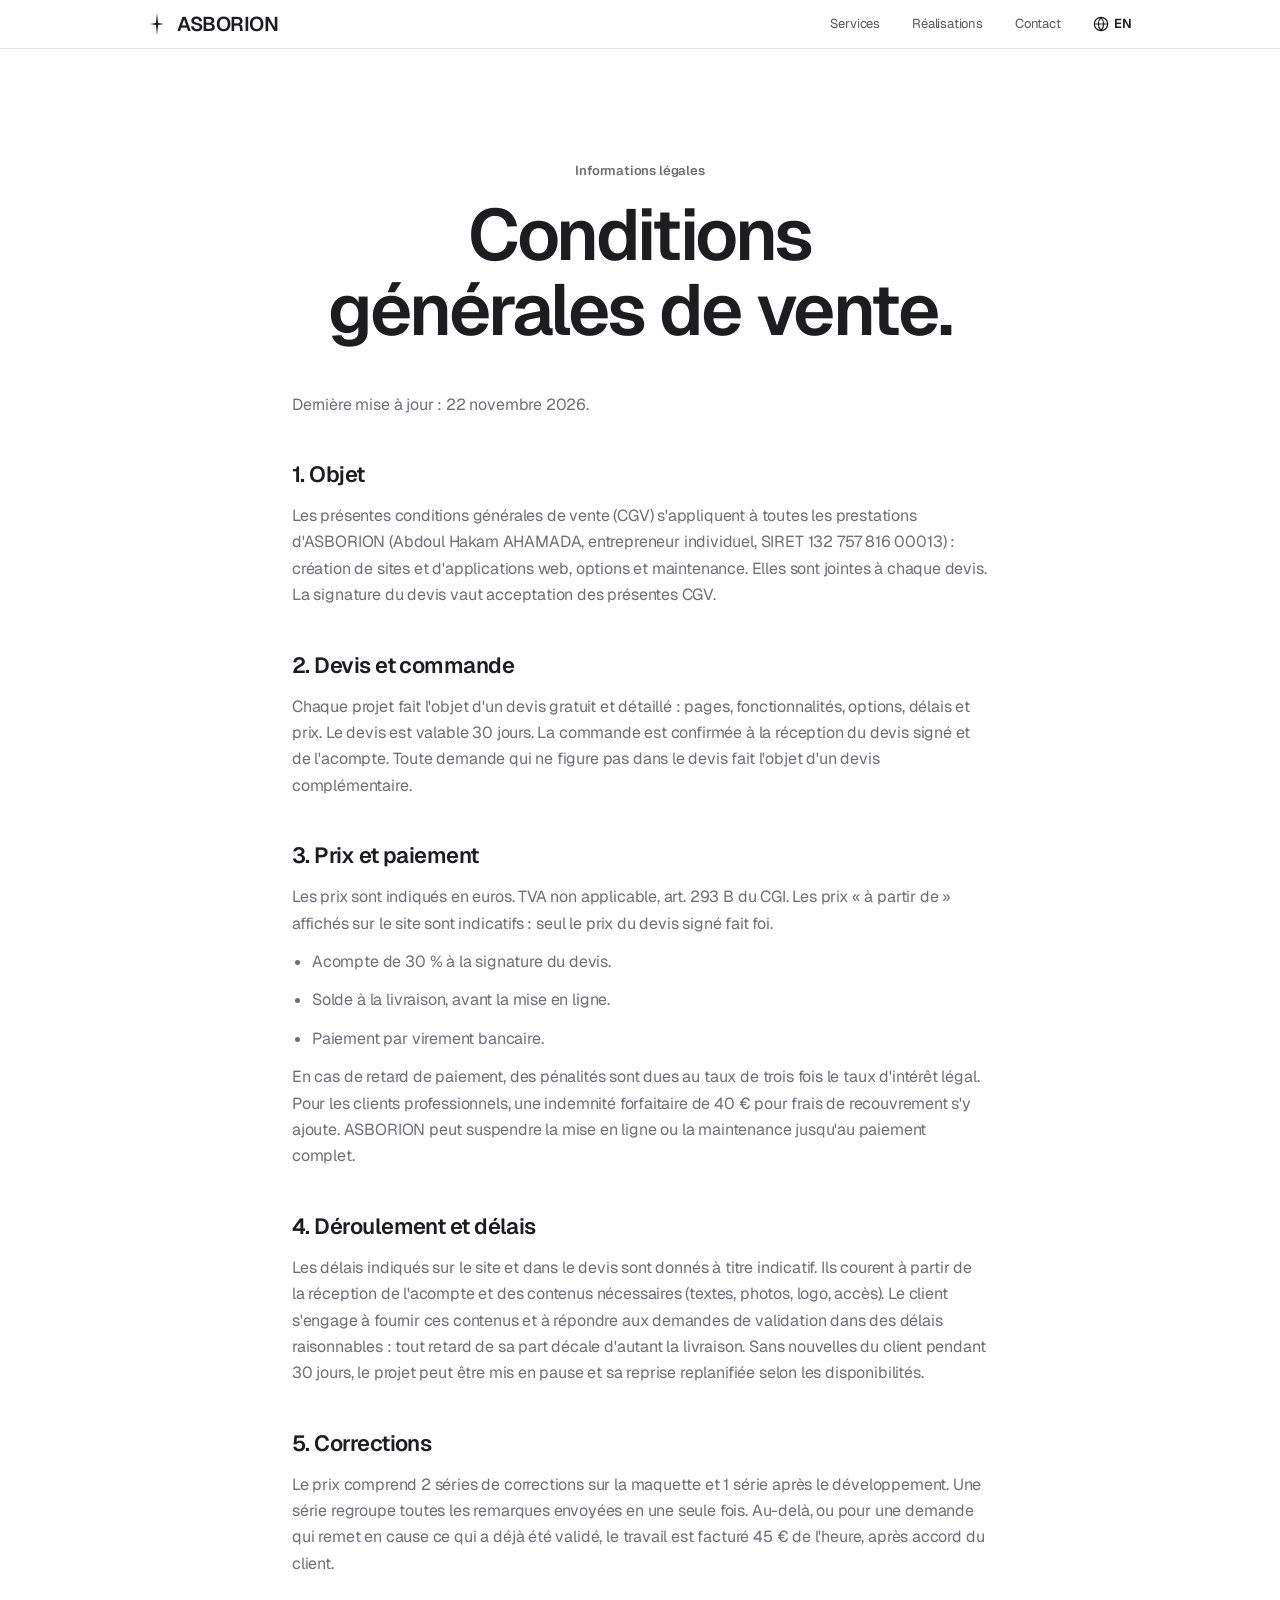
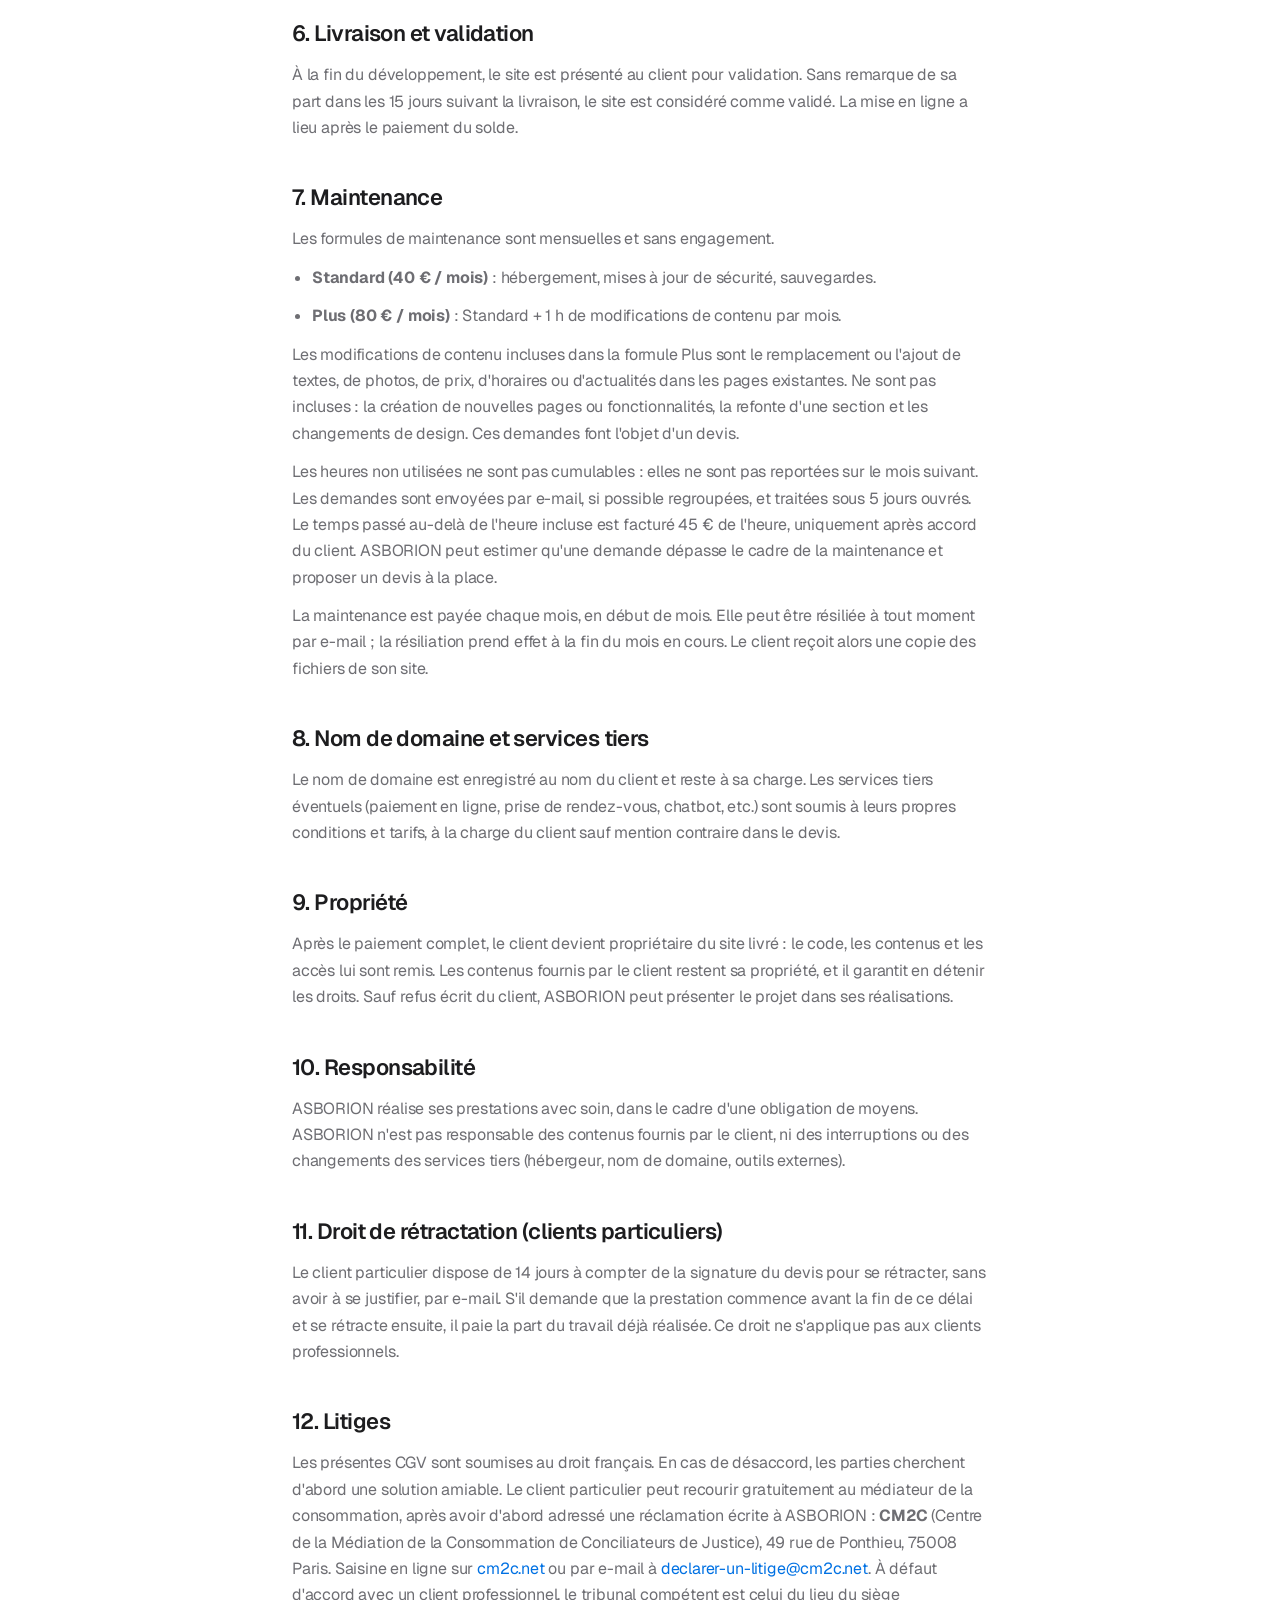
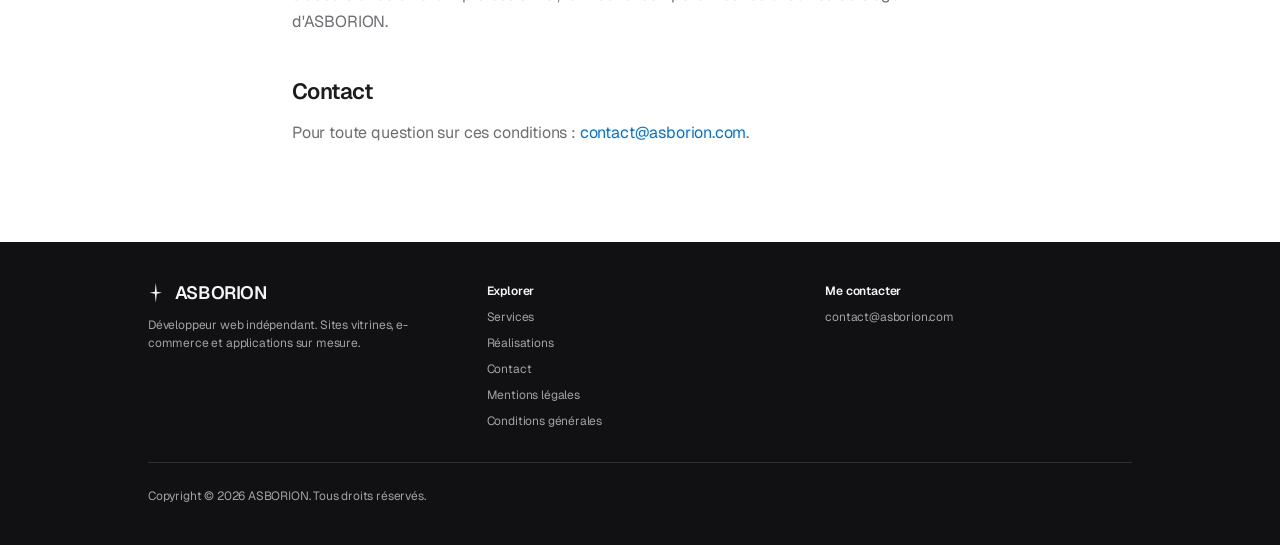
<file: cgv.html>
<!DOCTYPE html>
<html lang="fr">
<head>
  <meta charset="utf-8">
  <meta name="robots" content="noindex">
  <meta name="viewport" content="width=device-width, initial-scale=1">
  <title>Conditions générales de vente — ASBORION</title>
  <meta name="description" content="Conditions générales de vente des prestations ASBORION : devis, paiement, corrections, maintenance.">
  <meta name="author" content="ASBORION">
  <meta property="og:title" content="Conditions générales de vente — ASBORION">
  <meta property="og:description" content="Conditions générales de vente des prestations ASBORION : devis, paiement, corrections, maintenance.">
  <meta property="og:type" content="website">
  <meta property="og:image" content="https://www.asborion.com/images/og-image.jpg">
  <meta name="twitter:card" content="summary_large_image">
  <link rel="preconnect" href="https://fonts.googleapis.com">
  <link rel="preconnect" href="https://fonts.gstatic.com" crossorigin>
  <link rel="stylesheet" href="https://fonts.googleapis.com/css2?family=Geist:wght@300..700&display=swap">
  <link rel="stylesheet" href="css/style.css">
  <link rel="icon" type="image/svg+xml" href="images/favicon.svg">
  <link rel="icon" type="image/png" href="images/favicon.png">
  <link rel="apple-touch-icon" href="images/apple-touch-icon.png">
</head>
<body>
  <header class="site-header">
    <div class="site-header__inner">
      <a href="index.html" class="logo" aria-label="ASBORION, accueil">
  <svg class="logo__star" viewBox="0 0 96 96" aria-hidden="true" focusable="false"><path fill="currentColor" d="M48 3.84 L52.37 43.63 L75.38 48 L52.37 52.37 L48 92.16 L43.63 52.37 L20.62 48 L43.63 43.63 Z"/></svg><span class="logo__text">ASBORION</span>
</a>
      <nav class="nav" aria-label="Navigation principale">
        <a href="services.html">Services</a>
        <a href="realisations.html">Réalisations</a>
        <a href="contact.html">Contact</a>
        <a class="lang-switch" href="en/cgv.html" hreflang="en" lang="en" aria-label="English version"><svg class="icon" viewBox="0 0 24 24" fill="none" stroke="currentColor" stroke-width="1.75" stroke-linecap="round" stroke-linejoin="round" aria-hidden="true"><circle cx="12" cy="12" r="10" /><path d="M2 12h20" /><path d="M12 2a15.3 15.3 0 0 1 4 10 15.3 15.3 0 0 1-4 10 15.3 15.3 0 0 1-4-10 15.3 15.3 0 0 1 4-10z" /></svg>EN</a>
      </nav>
    </div>
  </header>

  <main>
<section class="page-intro fade-up" style="padding-bottom:2rem">
<p class="eyebrow">Informations légales</p>
<h1 class="headline h-xl">Conditions générales de vente.</h1>
</section>

    <section class="legal">
      <p>Dernière mise à jour : 22 novembre 2026.</p>

      <h2>1. Objet</h2>
      <p>Les présentes conditions générales de vente (CGV) s'appliquent à toutes les prestations d'ASBORION (Abdoul Hakam AHAMADA, entrepreneur individuel, SIRET 132 757 816 00013) : création de sites et d'applications web, options et maintenance. Elles sont jointes à chaque devis. La signature du devis vaut acceptation des présentes CGV.</p>

      <h2>2. Devis et commande</h2>
      <p>Chaque projet fait l'objet d'un devis gratuit et détaillé : pages, fonctionnalités, options, délais et prix. Le devis est valable 30 jours. La commande est confirmée à la réception du devis signé et de l'acompte. Toute demande qui ne figure pas dans le devis fait l'objet d'un devis complémentaire.</p>

      <h2>3. Prix et paiement</h2>
      <p>Les prix sont indiqués en euros. TVA non applicable, art. 293 B du CGI. Les prix « à partir de » affichés sur le site sont indicatifs : seul le prix du devis signé fait foi.</p>
      <ul>
        <li>Acompte de 30 % à la signature du devis.</li>
        <li>Solde à la livraison, avant la mise en ligne.</li>
        <li>Paiement par virement bancaire.</li>
      </ul>
      <p>En cas de retard de paiement, des pénalités sont dues au taux de trois fois le taux d'intérêt légal. Pour les clients professionnels, une indemnité forfaitaire de 40 € pour frais de recouvrement s'y ajoute. ASBORION peut suspendre la mise en ligne ou la maintenance jusqu'au paiement complet.</p>

      <h2>4. Déroulement et délais</h2>
      <p>Les délais indiqués sur le site et dans le devis sont donnés à titre indicatif. Ils courent à partir de la réception de l'acompte et des contenus nécessaires (textes, photos, logo, accès). Le client s'engage à fournir ces contenus et à répondre aux demandes de validation dans des délais raisonnables : tout retard de sa part décale d'autant la livraison. Sans nouvelles du client pendant 30 jours, le projet peut être mis en pause et sa reprise replanifiée selon les disponibilités.</p>

      <h2>5. Corrections</h2>
      <p>Le prix comprend 2 séries de corrections sur la maquette et 1 série après le développement. Une série regroupe toutes les remarques envoyées en une seule fois. Au-delà, ou pour une demande qui remet en cause ce qui a déjà été validé, le travail est facturé 45 € de l'heure, après accord du client.</p>

      <h2>6. Livraison et validation</h2>
      <p>À la fin du développement, le site est présenté au client pour validation. Sans remarque de sa part dans les 15 jours suivant la livraison, le site est considéré comme validé. La mise en ligne a lieu après le paiement du solde.</p>

      <h2 id="maintenance">7. Maintenance</h2>
      <p>Les formules de maintenance sont mensuelles et sans engagement.</p>
      <ul>
        <li><strong>Standard (40 € / mois)</strong> : hébergement, mises à jour de sécurité, sauvegardes.</li>
        <li><strong>Plus (80 € / mois)</strong> : Standard + 1 h de modifications de contenu par mois.</li>
      </ul>
      <p>Les modifications de contenu incluses dans la formule Plus sont le remplacement ou l'ajout de textes, de photos, de prix, d'horaires ou d'actualités dans les pages existantes. Ne sont pas incluses : la création de nouvelles pages ou fonctionnalités, la refonte d'une section et les changements de design. Ces demandes font l'objet d'un devis.</p>
      <p>Les heures non utilisées ne sont pas cumulables : elles ne sont pas reportées sur le mois suivant. Les demandes sont envoyées par e-mail, si possible regroupées, et traitées sous 5 jours ouvrés. Le temps passé au-delà de l'heure incluse est facturé 45 € de l'heure, uniquement après accord du client. ASBORION peut estimer qu'une demande dépasse le cadre de la maintenance et proposer un devis à la place.</p>
      <p>La maintenance est payée chaque mois, en début de mois. Elle peut être résiliée à tout moment par e-mail ; la résiliation prend effet à la fin du mois en cours. Le client reçoit alors une copie des fichiers de son site.</p>

      <h2>8. Nom de domaine et services tiers</h2>
      <p>Le nom de domaine est enregistré au nom du client et reste à sa charge. Les services tiers éventuels (paiement en ligne, prise de rendez-vous, chatbot, etc.) sont soumis à leurs propres conditions et tarifs, à la charge du client sauf mention contraire dans le devis.</p>

      <h2>9. Propriété</h2>
      <p>Après le paiement complet, le client devient propriétaire du site livré : le code, les contenus et les accès lui sont remis. Les contenus fournis par le client restent sa propriété, et il garantit en détenir les droits. Sauf refus écrit du client, ASBORION peut présenter le projet dans ses réalisations.</p>

      <h2>10. Responsabilité</h2>
      <p>ASBORION réalise ses prestations avec soin, dans le cadre d'une obligation de moyens. ASBORION n'est pas responsable des contenus fournis par le client, ni des interruptions ou des changements des services tiers (hébergeur, nom de domaine, outils externes).</p>

      <h2>11. Droit de rétractation (clients particuliers)</h2>
      <p>Le client particulier dispose de 14 jours à compter de la signature du devis pour se rétracter, sans avoir à se justifier, par e-mail. S'il demande que la prestation commence avant la fin de ce délai et se rétracte ensuite, il paie la part du travail déjà réalisée. Ce droit ne s'applique pas aux clients professionnels.</p>

      <h2>12. Litiges</h2>
      <p>Les présentes CGV sont soumises au droit français. En cas de désaccord, les parties cherchent d'abord une solution amiable. Le client particulier peut recourir gratuitement au médiateur de la consommation, après avoir d'abord adressé une réclamation écrite à ASBORION : <strong>CM2C</strong> (Centre de la Médiation de la Consommation de Conciliateurs de Justice), 49 rue de Ponthieu, 75008 Paris. Saisine en ligne sur <a href="https://www.cm2c.net/declarer-un-litige.php">cm2c.net</a> ou par e-mail à <a href="mailto:declarer-un-litige@cm2c.net">declarer-un-litige@cm2c.net</a>. À défaut d'accord avec un client professionnel, le tribunal compétent est celui du lieu du siège d'ASBORION.</p>

      <h2>Contact</h2>
      <p>Pour toute question sur ces conditions : <a href="mailto:contact@asborion.com">contact@asborion.com</a>.</p>
    </section>
</main>

  <footer class="site-footer">
    <div class="site-footer__inner">
      <div class="site-footer__grid">
        <div class="site-footer__col">
          <strong class="logo logo--footer"><svg class="logo__star" viewBox="0 0 96 96" aria-hidden="true" focusable="false"><path fill="currentColor" d="M48 3.84 L52.37 43.63 L75.38 48 L52.37 52.37 L48 92.16 L43.63 52.37 L20.62 48 L43.63 43.63 Z"/></svg><span class="logo__text">ASBORION</span></strong>
          <p>Développeur web indépendant. Sites vitrines, e-commerce et applications sur mesure.</p>
        </div>
        <div class="site-footer__col">
          <strong>Explorer</strong>
          <a href="services.html">Services</a>
          <a href="realisations.html">Réalisations</a>
          <a href="contact.html">Contact</a>
          <a href="mentions-legales.html">Mentions légales</a>
          <a href="cgv.html">Conditions générales</a>
        </div>
        <div class="site-footer__col">
          <strong>Me contacter</strong>
          <a href="mailto:contact@asborion.com">contact@asborion.com</a>
        </div>
      </div>
      <p class="site-footer__copy">Copyright © <span data-year>2026</span> ASBORION. Tous droits réservés.</p>
    </div>
  </footer>

  <script src="js/main.js"></script>
</body>
</html>
</file>
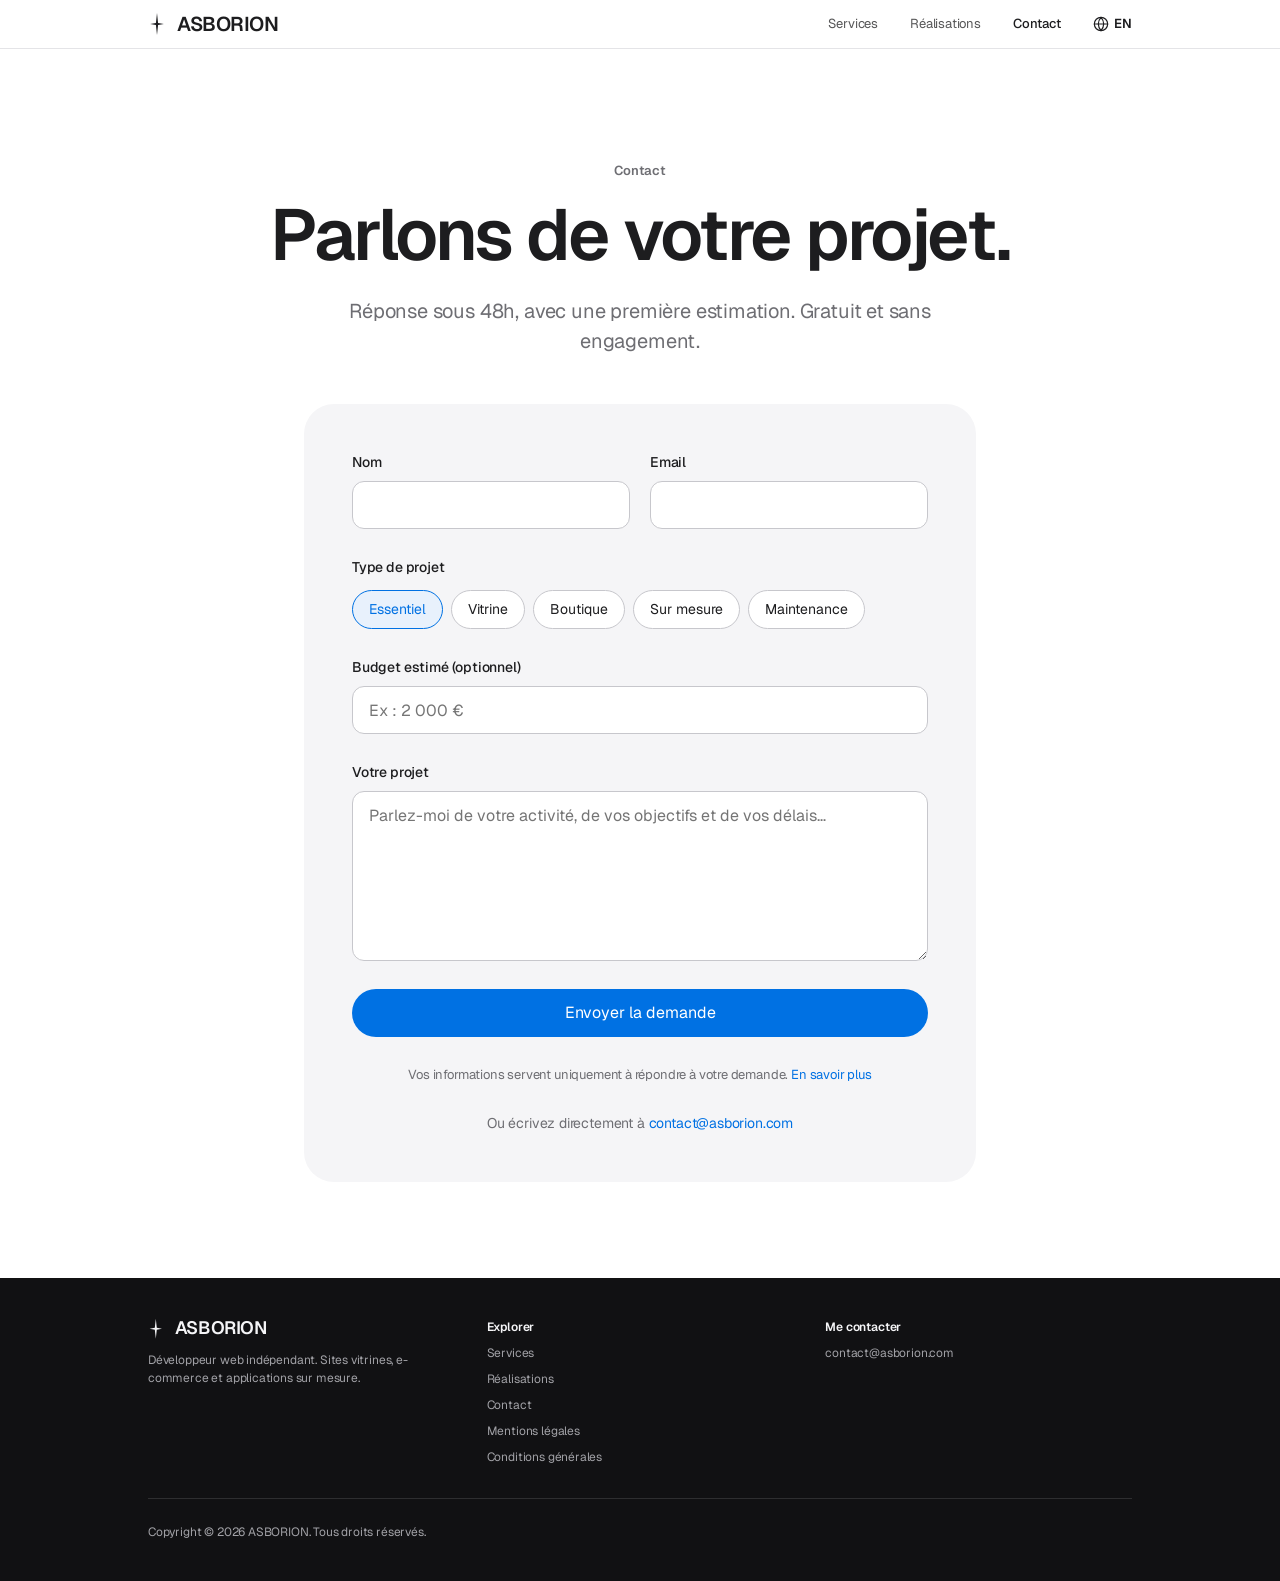
<file: contact.html>
<!DOCTYPE html>
<html lang="fr">
<head>
  <meta charset="utf-8">
  <meta name="viewport" content="width=device-width, initial-scale=1">
  <title>Contact &amp; devis gratuit — ASBORION</title>
  <meta name="description" content="Parlez de votre projet web à ASBORION et recevez un devis gratuit sous 48h.">
  <meta name="author" content="ASBORION">
  <meta property="og:title" content="Contact &amp; devis gratuit — ASBORION">
  <meta property="og:description" content="Parlez de votre projet web à ASBORION et recevez un devis gratuit sous 48h.">
  <meta property="og:type" content="website">
  <meta property="og:image" content="https://www.asborion.com/images/og-image.jpg">
  <meta name="twitter:card" content="summary_large_image">
  <link rel="preconnect" href="https://fonts.googleapis.com">
  <link rel="preconnect" href="https://fonts.gstatic.com" crossorigin>
  <link rel="stylesheet" href="https://fonts.googleapis.com/css2?family=Geist:wght@300..700&display=swap">
  <link rel="stylesheet" href="css/style.css">
  <link rel="icon" type="image/svg+xml" href="images/favicon.svg">
  <link rel="icon" type="image/png" href="images/favicon.png">
  <link rel="apple-touch-icon" href="images/apple-touch-icon.png">
  <link rel="canonical" href="https://www.asborion.com/contact.html">
  <link rel="alternate" hreflang="fr" href="https://www.asborion.com/contact.html">
  <link rel="alternate" hreflang="en" href="https://www.asborion.com/en/contact.html">
  <link rel="alternate" hreflang="x-default" href="https://www.asborion.com/contact.html">
</head>
<body>
  <header class="site-header">
    <div class="site-header__inner">
      <a href="index.html" class="logo" aria-label="ASBORION, accueil">
  <svg class="logo__star" viewBox="0 0 96 96" aria-hidden="true" focusable="false"><path fill="currentColor" d="M48 3.84 L52.37 43.63 L75.38 48 L52.37 52.37 L48 92.16 L43.63 52.37 L20.62 48 L43.63 43.63 Z"/></svg><span class="logo__text">ASBORION</span>
</a>
      <nav class="nav" aria-label="Navigation principale">
        <a href="services.html">Services</a>
        <a href="realisations.html">Réalisations</a>
        <a href="contact.html" aria-current="page">Contact</a>
        <a class="lang-switch" href="en/contact.html" hreflang="en" lang="en" aria-label="English version"><svg class="icon" viewBox="0 0 24 24" fill="none" stroke="currentColor" stroke-width="1.75" stroke-linecap="round" stroke-linejoin="round" aria-hidden="true"><circle cx="12" cy="12" r="10"/><path d="M2 12h20"/><path d="M12 2a15.3 15.3 0 0 1 4 10 15.3 15.3 0 0 1-4 10 15.3 15.3 0 0 1-4-10 15.3 15.3 0 0 1 4-10z"/></svg>EN</a>
      </nav>
    </div>
  </header>

  <main>
    <section class="page-intro fade-up" style="padding-bottom:3rem">
      <p class="eyebrow">Contact</p>
      <h1 class="headline h-xl">Parlons de votre projet.</h1>
      <p class="lead">Réponse sous 48h, avec une première estimation. Gratuit et sans engagement.</p>
    </section>

    <section class="tiles-wrap" style="padding-bottom:6rem">
      <form id="contact-form" name="contact" method="POST" data-netlify="true" netlify-honeypot="bot-field" class="tile form container--sm" style="margin:0 auto" novalidate>
        <input type="hidden" name="form-name" value="contact">
        <input type="hidden" name="langue" value="fr">
        <p class="hp-field" aria-hidden="true"><label>Ne pas remplir : <input name="bot-field" tabindex="-1" autocomplete="off"></label></p>
        <div class="form__row">
          <div class="field">
            <label for="name">Nom</label>
            <input id="name" name="name" class="input" required maxlength="100" autocomplete="name">
          </div>
          <div class="field">
            <label for="email">Email</label>
            <input id="email" name="email" type="email" class="input" required maxlength="255" autocomplete="email">
          </div>
        </div>

        <fieldset>
          <legend>Type de projet</legend>
          <input type="hidden" id="project-type" name="projectType" value="Essentiel">
          <div class="chips">
            <button type="button" class="chip" data-value="Essentiel" aria-pressed="true">Essentiel</button>
            <button type="button" class="chip" data-value="Site vitrine" aria-pressed="false">Vitrine</button>
            <button type="button" class="chip" data-value="Boutique" aria-pressed="false">Boutique</button>
            <button type="button" class="chip" data-value="Sur mesure" aria-pressed="false">Sur mesure</button>
            <button type="button" class="chip" data-value="Maintenance" aria-pressed="false">Maintenance</button>
          </div>
        </fieldset>

        <div class="field">
          <label for="budget">Budget estimé (optionnel)</label>
          <input id="budget" name="budget" class="input" placeholder="Ex : 2 000 €" maxlength="50">
        </div>

        <div class="field">
          <label for="message">Votre projet</label>
          <textarea id="message" name="message" class="input" required maxlength="2000" rows="6" placeholder="Parlez-moi de votre activité, de vos objectifs et de vos délais…"></textarea>
        </div>

        <button type="submit" class="btn btn--lg btn--block">Envoyer la demande</button>
        <p class="form__consent">Vos informations servent uniquement à répondre à votre demande. <a href="mentions-legales.html#donnees">En savoir plus</a></p>
        <p class="form__note">Ou écrivez directement à <a href="mailto:contact@asborion.com">contact@asborion.com</a></p>
      </form>
    </section>
  </main>

  <footer class="site-footer">
    <div class="site-footer__inner">
      <div class="site-footer__grid">
        <div class="site-footer__col">
          <strong class="logo logo--footer"><svg class="logo__star" viewBox="0 0 96 96" aria-hidden="true" focusable="false"><path fill="currentColor" d="M48 3.84 L52.37 43.63 L75.38 48 L52.37 52.37 L48 92.16 L43.63 52.37 L20.62 48 L43.63 43.63 Z"/></svg><span class="logo__text">ASBORION</span></strong>
          <p>Développeur web indépendant. Sites vitrines, e-commerce et applications sur mesure.</p>
        </div>
        <div class="site-footer__col">
          <strong>Explorer</strong>
          <a href="services.html">Services</a>
          <a href="realisations.html">Réalisations</a>
          <a href="contact.html">Contact</a>
          <a href="mentions-legales.html">Mentions légales</a>
          <a href="cgv.html">Conditions générales</a>
        </div>
        <div class="site-footer__col">
          <strong>Me contacter</strong>
          <a href="mailto:contact@asborion.com">contact@asborion.com</a>
        </div>
      </div>
      <p class="site-footer__copy">Copyright © <span data-year>2026</span> ASBORION. Tous droits réservés.</p>
    </div>
  </footer>

  <script src="js/main.js"></script>
</body>
</html>
</file>
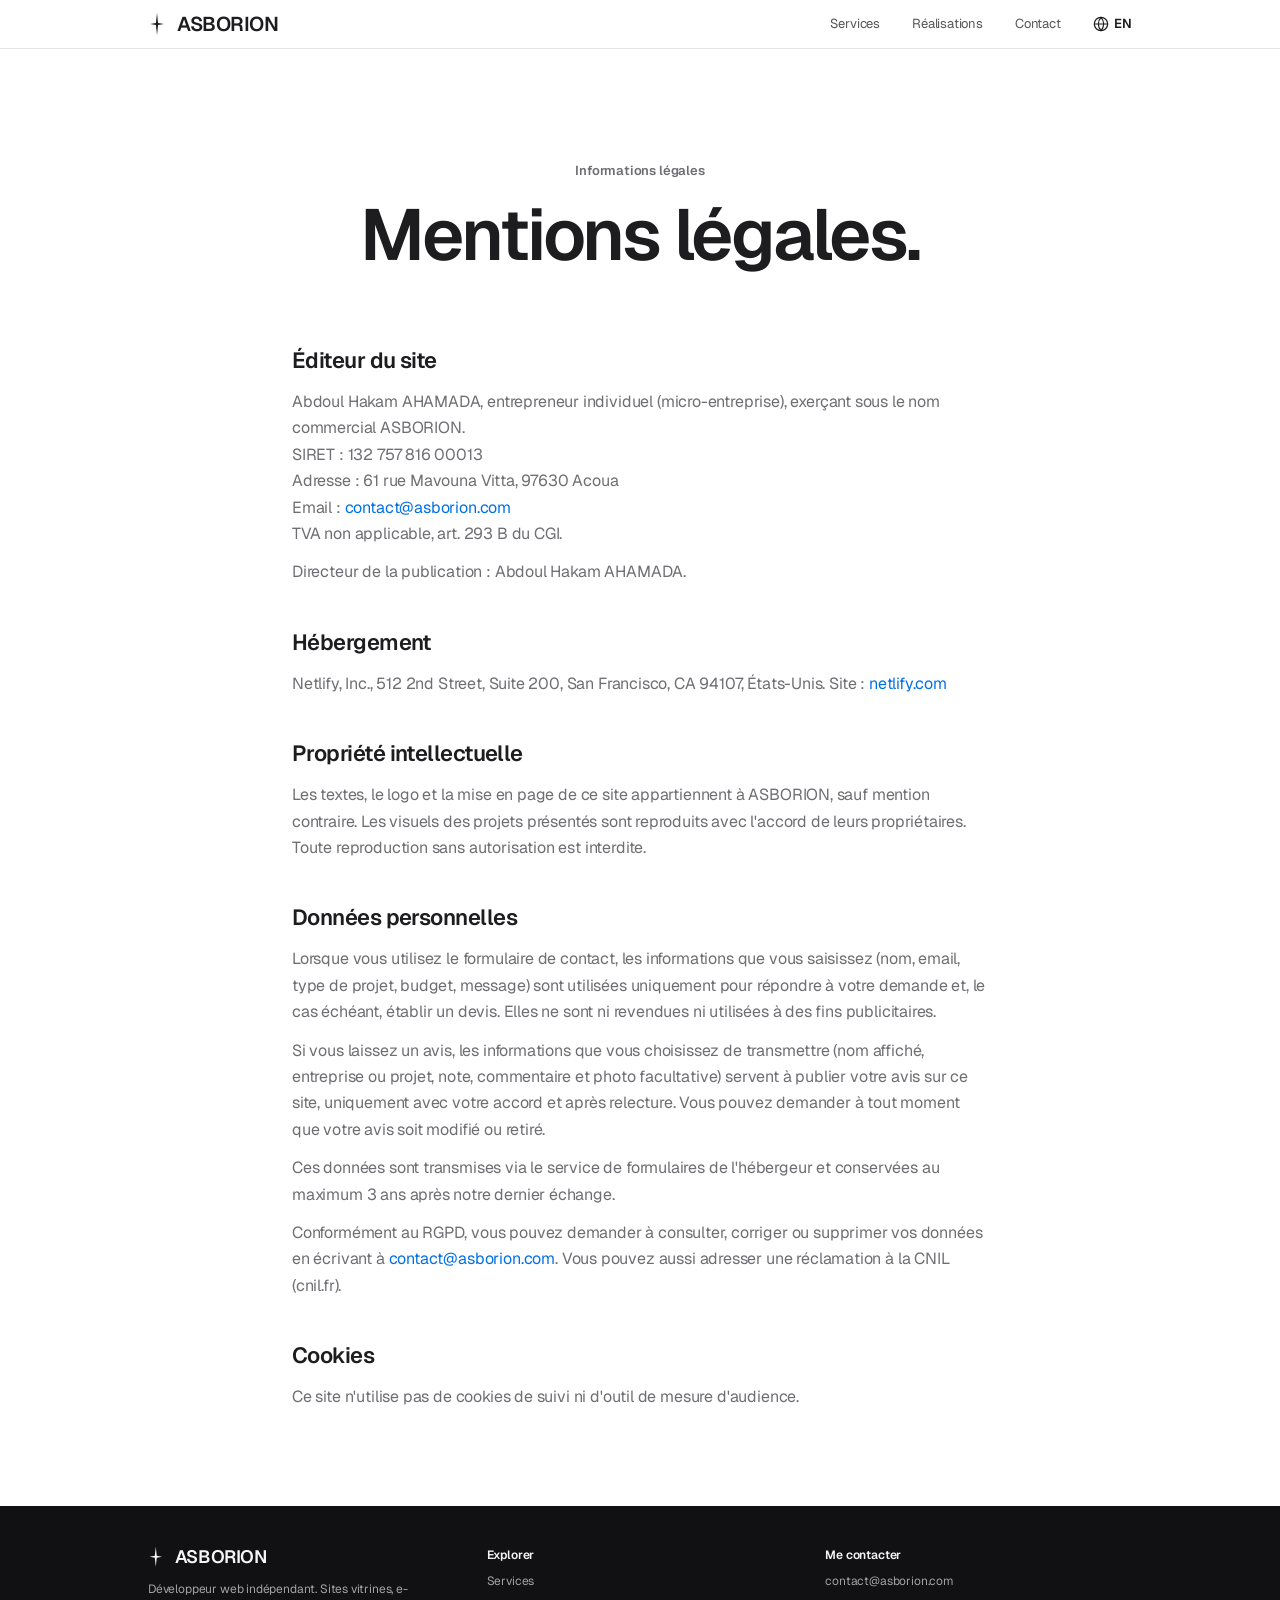
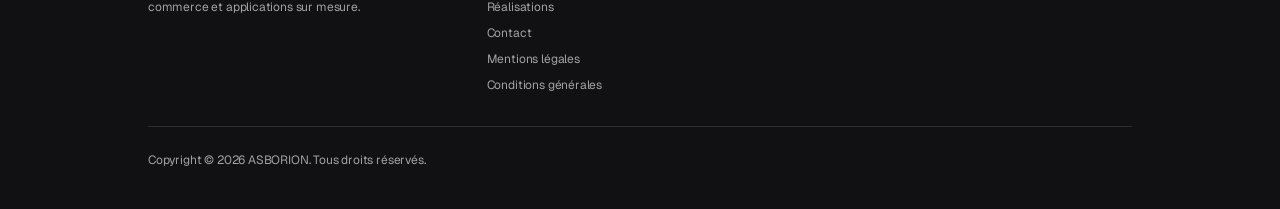
<file: mentions-legales.html>
<!DOCTYPE html>
<html lang="fr">
<head>
  <meta charset="utf-8">
  <meta name="robots" content="noindex">
  <meta name="viewport" content="width=device-width, initial-scale=1">
  <title>Mentions légales — ASBORION</title>
  <meta name="description" content="Mentions légales et politique de confidentialité du site ASBORION.">
  <meta name="author" content="ASBORION">
  <meta property="og:title" content="Mentions légales — ASBORION">
  <meta property="og:description" content="Mentions légales et politique de confidentialité du site ASBORION.">
  <meta property="og:type" content="website">
  <meta property="og:image" content="https://www.asborion.com/images/og-image.jpg">
  <meta name="twitter:card" content="summary_large_image">
  <link rel="preconnect" href="https://fonts.googleapis.com">
  <link rel="preconnect" href="https://fonts.gstatic.com" crossorigin>
  <link rel="stylesheet" href="https://fonts.googleapis.com/css2?family=Geist:wght@300..700&display=swap">
  <link rel="stylesheet" href="css/style.css">
  <link rel="icon" type="image/svg+xml" href="images/favicon.svg">
  <link rel="icon" type="image/png" href="images/favicon.png">
  <link rel="apple-touch-icon" href="images/apple-touch-icon.png">
</head>
<body>
  <header class="site-header">
    <div class="site-header__inner">
      <a href="index.html" class="logo" aria-label="ASBORION, accueil">
  <svg class="logo__star" viewBox="0 0 96 96" aria-hidden="true" focusable="false"><path fill="currentColor" d="M48 3.84 L52.37 43.63 L75.38 48 L52.37 52.37 L48 92.16 L43.63 52.37 L20.62 48 L43.63 43.63 Z"/></svg><span class="logo__text">ASBORION</span>
</a>
      <nav class="nav" aria-label="Navigation principale">
        <a href="services.html">Services</a>
        <a href="realisations.html">Réalisations</a>
        <a href="contact.html">Contact</a>
        <a class="lang-switch" href="en/mentions-legales.html" hreflang="en" lang="en" aria-label="English version"><svg class="icon" viewBox="0 0 24 24" fill="none" stroke="currentColor" stroke-width="1.75" stroke-linecap="round" stroke-linejoin="round" aria-hidden="true"><circle cx="12" cy="12" r="10" /><path d="M2 12h20" /><path d="M12 2a15.3 15.3 0 0 1 4 10 15.3 15.3 0 0 1-4 10 15.3 15.3 0 0 1-4-10 15.3 15.3 0 0 1 4-10z" /></svg>EN</a>
      </nav>
    </div>
  </header>

  <main>
    <section class="page-intro fade-up" style="padding-bottom:2rem">
      <p class="eyebrow">Informations légales</p>
      <h1 class="headline h-xl">Mentions légales.</h1>
    </section>

    <section class="legal">
      <h2>Éditeur du site</h2>
      <p>Abdoul Hakam AHAMADA, entrepreneur individuel (micro-entreprise), exerçant sous le nom commercial ASBORION.<br>
      SIRET : 132 757 816 00013<br>
      Adresse : 61 rue Mavouna Vitta, 97630 Acoua<br>
      Email : <a href="mailto:contact@asborion.com">contact@asborion.com</a><br>
      TVA non applicable, art. 293 B du CGI.</p>
      <p>Directeur de la publication : Abdoul Hakam AHAMADA.</p>

      <h2>Hébergement</h2>
      <p>Netlify, Inc., 512 2nd Street, Suite 200, San Francisco, CA 94107, États-Unis. Site : <a href="https://www.netlify.com">netlify.com</a></p>

      <h2>Propriété intellectuelle</h2>
      <p>Les textes, le logo et la mise en page de ce site appartiennent à ASBORION, sauf mention contraire. Les visuels des projets présentés sont reproduits avec l'accord de leurs propriétaires. Toute reproduction sans autorisation est interdite.</p>

      <h2 id="donnees">Données personnelles</h2>
      <p>Lorsque vous utilisez le formulaire de contact, les informations que vous saisissez (nom, email, type de projet, budget, message) sont utilisées uniquement pour répondre à votre demande et, le cas échéant, établir un devis. Elles ne sont ni revendues ni utilisées à des fins publicitaires.</p>
      <p>Si vous laissez un avis, les informations que vous choisissez de transmettre (nom affiché, entreprise ou projet, note, commentaire et photo facultative) servent à publier votre avis sur ce site, uniquement avec votre accord et après relecture. Vous pouvez demander à tout moment que votre avis soit modifié ou retiré.</p>
      <p>Ces données sont transmises via le service de formulaires de l'hébergeur et conservées au maximum 3 ans après notre dernier échange.</p>
      <p>Conformément au RGPD, vous pouvez demander à consulter, corriger ou supprimer vos données en écrivant à <a href="mailto:contact@asborion.com">contact@asborion.com</a>. Vous pouvez aussi adresser une réclamation à la CNIL (cnil.fr).</p>

      <h2>Cookies</h2>
      <p>Ce site n'utilise pas de cookies de suivi ni d'outil de mesure d'audience.</p>
    </section>
  </main>

  <footer class="site-footer">
    <div class="site-footer__inner">
      <div class="site-footer__grid">
        <div class="site-footer__col">
          <strong class="logo logo--footer"><svg class="logo__star" viewBox="0 0 96 96" aria-hidden="true" focusable="false"><path fill="currentColor" d="M48 3.84 L52.37 43.63 L75.38 48 L52.37 52.37 L48 92.16 L43.63 52.37 L20.62 48 L43.63 43.63 Z"/></svg><span class="logo__text">ASBORION</span></strong>
          <p>Développeur web indépendant. Sites vitrines, e-commerce et applications sur mesure.</p>
        </div>
        <div class="site-footer__col">
          <strong>Explorer</strong>
          <a href="services.html">Services</a>
          <a href="realisations.html">Réalisations</a>
          <a href="contact.html">Contact</a>
          <a href="mentions-legales.html">Mentions légales</a>
          <a href="cgv.html">Conditions générales</a>
        </div>
        <div class="site-footer__col">
          <strong>Me contacter</strong>
          <a href="mailto:contact@asborion.com">contact@asborion.com</a>
        </div>
      </div>
      <p class="site-footer__copy">Copyright © <span data-year>2026</span> ASBORION. Tous droits réservés.</p>
    </div>
  </footer>

  <script src="js/main.js"></script>
</body>
</html>
</file>
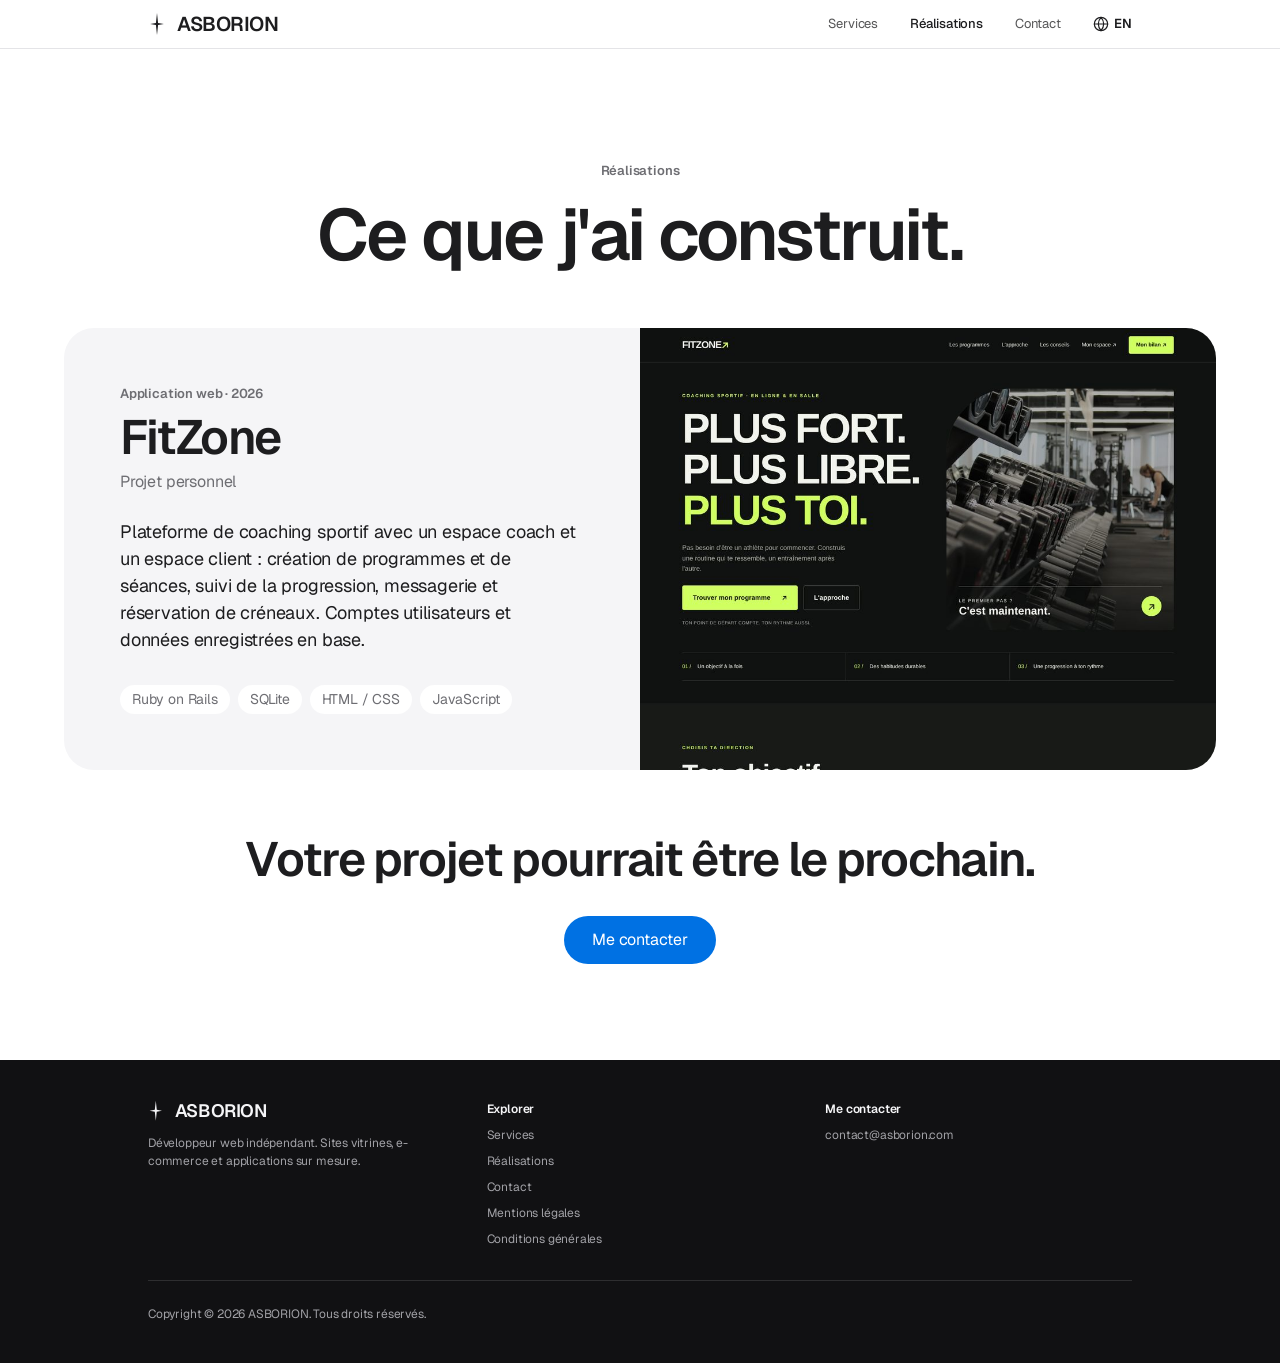
<file: realisations.html>
<!DOCTYPE html>
<html lang="fr">
<head>
  <meta charset="utf-8">
  <meta name="viewport" content="width=device-width, initial-scale=1">
  <title>Réalisations — ASBORION</title>
  <meta name="description" content="Sélection de sites et applications web conçus et développés par ASBORION.">
  <meta name="author" content="ASBORION">
  <meta property="og:title" content="Réalisations — ASBORION">
  <meta property="og:description" content="Sélection de sites et applications web conçus et développés par ASBORION.">
  <meta property="og:type" content="website">
  <meta property="og:image" content="https://www.asborion.com/images/og-image.jpg">
  <meta name="twitter:card" content="summary_large_image">
  <link rel="preconnect" href="https://fonts.googleapis.com">
  <link rel="preconnect" href="https://fonts.gstatic.com" crossorigin>
  <link rel="stylesheet" href="https://fonts.googleapis.com/css2?family=Geist:wght@300..700&display=swap">
  <link rel="stylesheet" href="css/style.css">
  <link rel="icon" type="image/svg+xml" href="images/favicon.svg">
  <link rel="icon" type="image/png" href="images/favicon.png">
  <link rel="apple-touch-icon" href="images/apple-touch-icon.png">
  <link rel="canonical" href="https://www.asborion.com/realisations.html">
  <link rel="alternate" hreflang="fr" href="https://www.asborion.com/realisations.html">
  <link rel="alternate" hreflang="en" href="https://www.asborion.com/en/realisations.html">
  <link rel="alternate" hreflang="x-default" href="https://www.asborion.com/realisations.html">
</head>
<body>
  <header class="site-header">
    <div class="site-header__inner">
      <a href="index.html" class="logo" aria-label="ASBORION, accueil">
  <svg class="logo__star" viewBox="0 0 96 96" aria-hidden="true" focusable="false"><path fill="currentColor" d="M48 3.84 L52.37 43.63 L75.38 48 L52.37 52.37 L48 92.16 L43.63 52.37 L20.62 48 L43.63 43.63 Z"/></svg><span class="logo__text">ASBORION</span>
</a>
      <nav class="nav" aria-label="Navigation principale">
        <a href="services.html">Services</a>
        <a href="realisations.html" aria-current="page">Réalisations</a>
        <a href="contact.html">Contact</a>
        <a class="lang-switch" href="en/realisations.html" hreflang="en" lang="en" aria-label="English version"><svg class="icon" viewBox="0 0 24 24" fill="none" stroke="currentColor" stroke-width="1.75" stroke-linecap="round" stroke-linejoin="round" aria-hidden="true"><circle cx="12" cy="12" r="10"/><path d="M2 12h20"/><path d="M12 2a15.3 15.3 0 0 1 4 10 15.3 15.3 0 0 1-4 10 15.3 15.3 0 0 1-4-10 15.3 15.3 0 0 1 4-10z"/></svg>EN</a>
      </nav>
    </div>
  </header>

  <main>
    <section class="page-intro fade-up">
      <p class="eyebrow">Réalisations</p>
      <h1 class="headline h-xl">Ce que j'ai construit.</h1>
    </section>

    <section class="tiles-wrap" style="padding-bottom:4rem">
      <div class="container--lg stack" style="margin:0 auto">
          <article class="tile project-row  reveal">
            <div class="project-row__text">
              <p class="eyebrow">Application web · 2026</p>
              <h2 class="headline">FitZone</h2>
              <p class="project-row__client">Projet personnel</p>
              <p class="project-row__summary">Plateforme de coaching sportif avec un espace coach et un espace client : création de programmes et de séances, suivi de la progression, messagerie et réservation de créneaux. Comptes utilisateurs et données enregistrées en base.</p>
              <div class="tags"><span>Ruby on Rails</span><span>SQLite</span><span>HTML / CSS</span><span>JavaScript</span></div>
            </div>
            <img src="images/projet-fitzone.jpg" alt="Page d'accueil de l'application FitZone" width="1024" height="768" loading="lazy">
          </article>
      </div>
    </section>

    <section class="text-center reveal" style="padding:0 1.25rem 6rem">
      <h2 class="headline h-md">Votre projet pourrait être le prochain.</h2>
      <div style="margin-top:2rem"><a href="contact.html" class="btn btn--lg">Me contacter</a></div>
    </section>
  </main>

  <footer class="site-footer">
    <div class="site-footer__inner">
      <div class="site-footer__grid">
        <div class="site-footer__col">
          <strong class="logo logo--footer"><svg class="logo__star" viewBox="0 0 96 96" aria-hidden="true" focusable="false"><path fill="currentColor" d="M48 3.84 L52.37 43.63 L75.38 48 L52.37 52.37 L48 92.16 L43.63 52.37 L20.62 48 L43.63 43.63 Z"/></svg><span class="logo__text">ASBORION</span></strong>
          <p>Développeur web indépendant. Sites vitrines, e-commerce et applications sur mesure.</p>
        </div>
        <div class="site-footer__col">
          <strong>Explorer</strong>
          <a href="services.html">Services</a>
          <a href="realisations.html">Réalisations</a>
          <a href="contact.html">Contact</a>
          <a href="mentions-legales.html">Mentions légales</a>
          <a href="cgv.html">Conditions générales</a>
        </div>
        <div class="site-footer__col">
          <strong>Me contacter</strong>
          <a href="mailto:contact@asborion.com">contact@asborion.com</a>
        </div>
      </div>
      <p class="site-footer__copy">Copyright © <span data-year>2026</span> ASBORION. Tous droits réservés.</p>
    </div>
  </footer>

  <script src="js/main.js"></script>
</body>
</html>
</file>
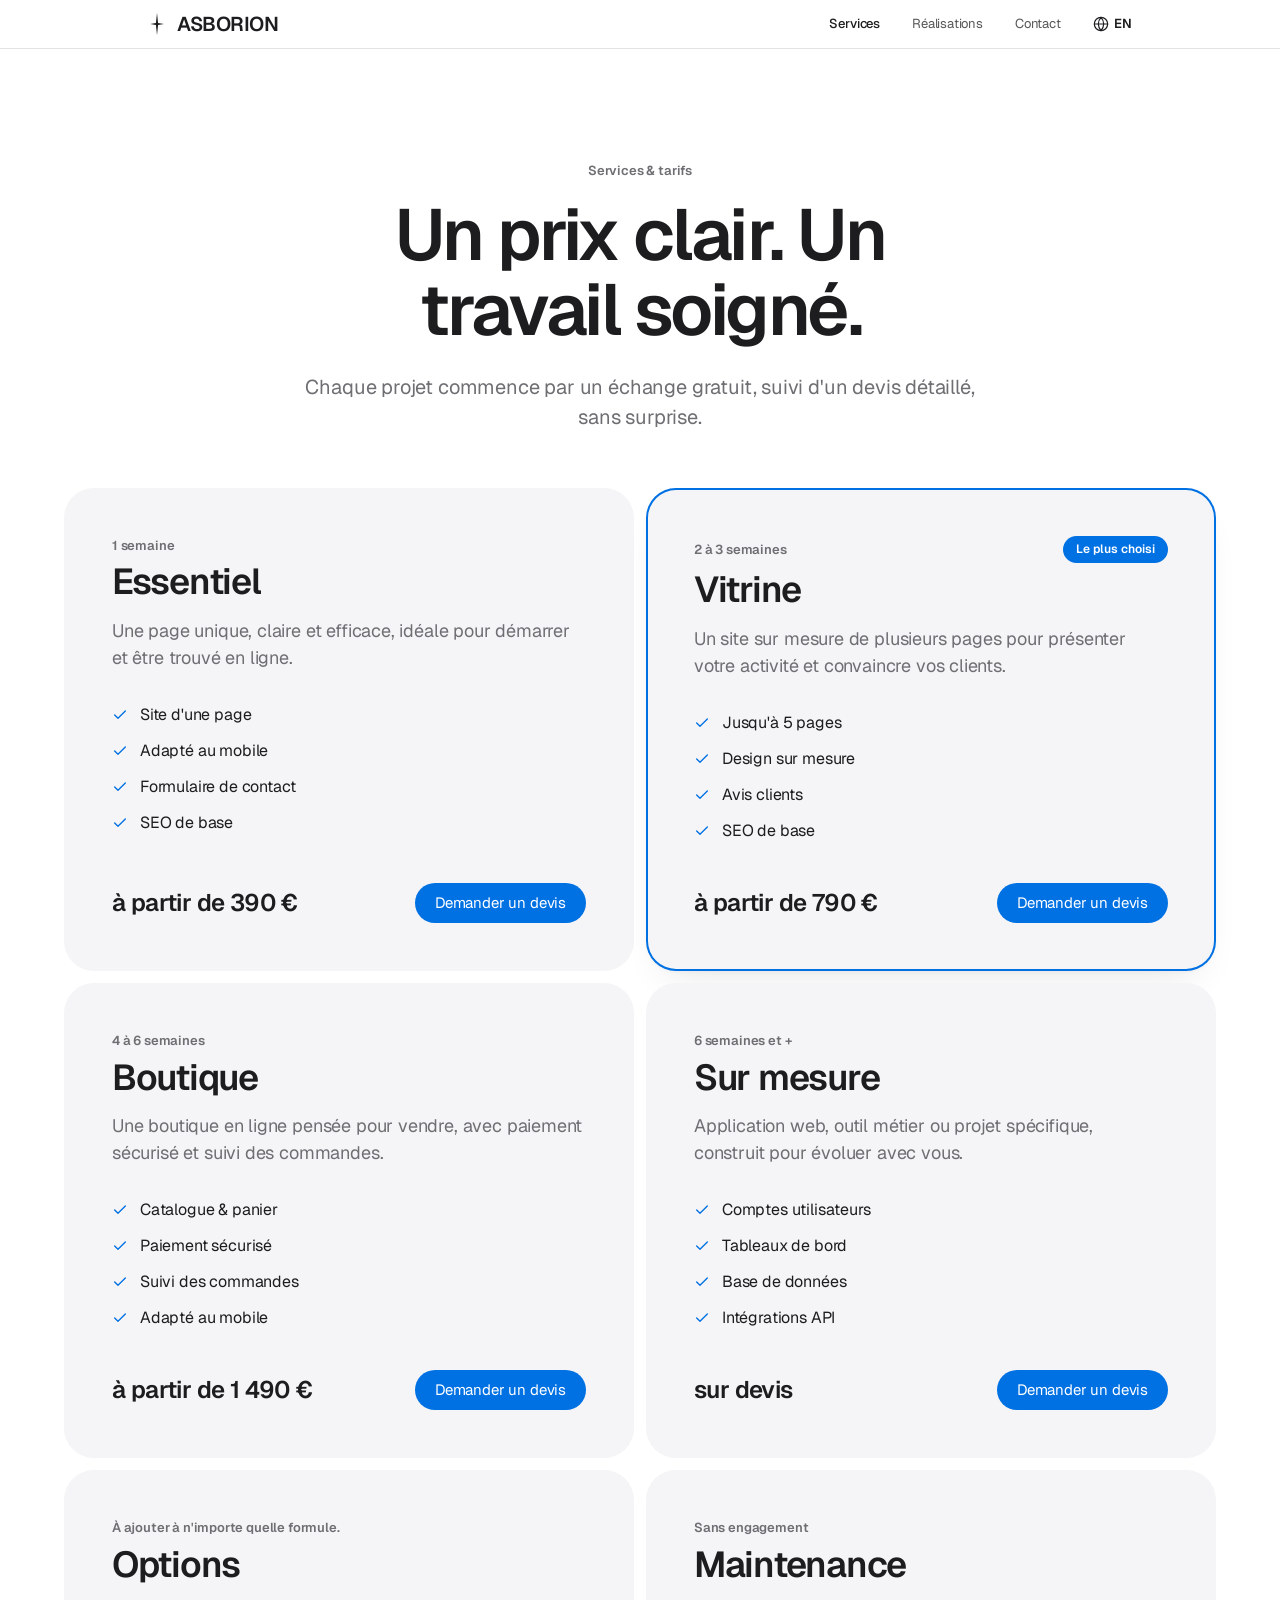
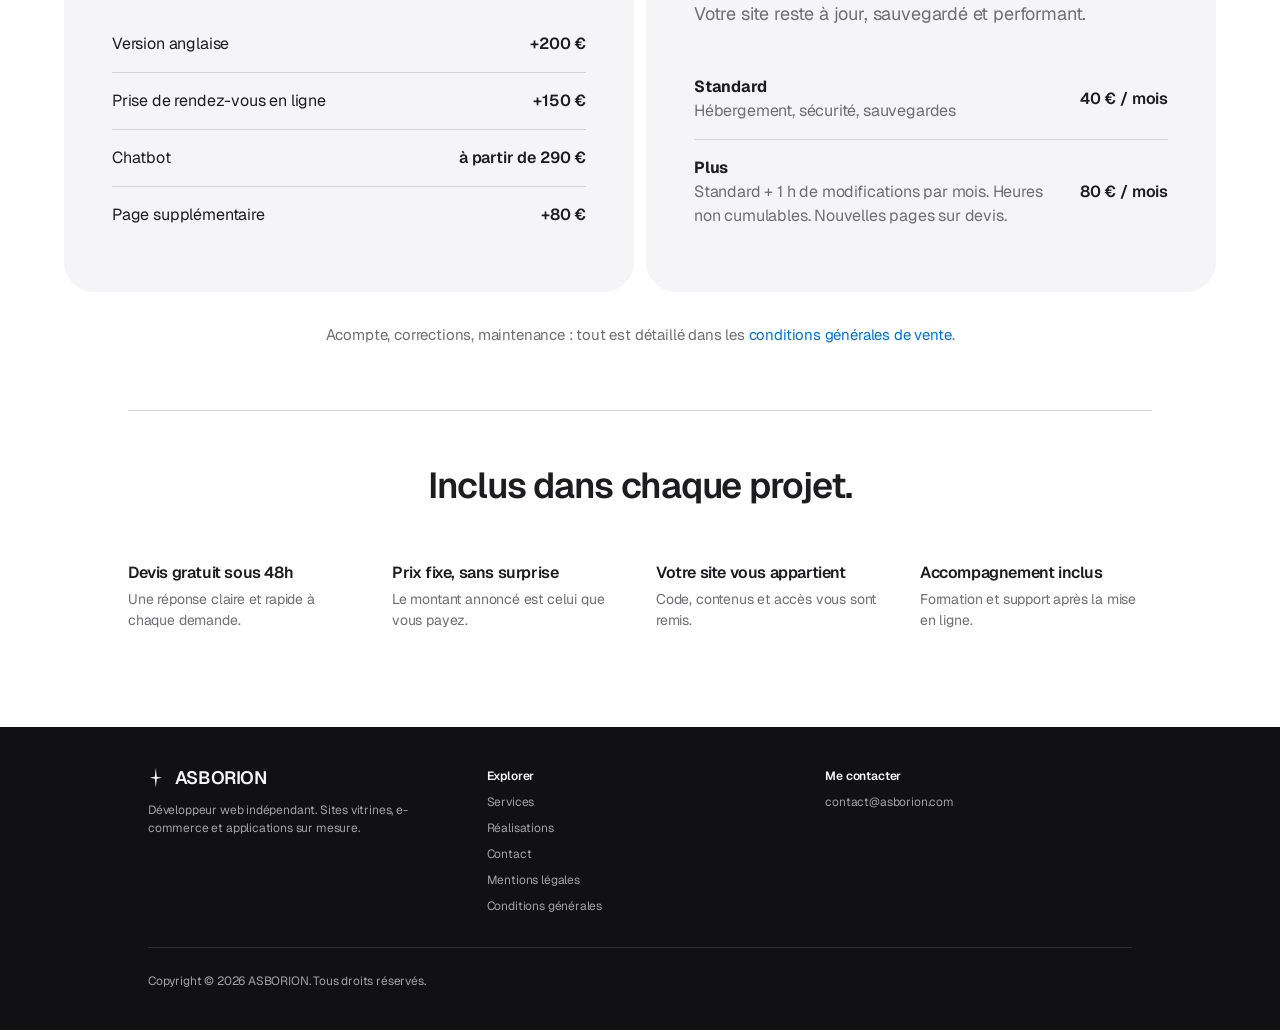
<file: services.html>
<!DOCTYPE html>
<html lang="fr">
<head>
  <meta charset="utf-8">
  <meta name="viewport" content="width=device-width, initial-scale=1">
  <title>Services &amp; tarifs — ASBORION</title>
  <meta name="description" content="Formules Essentiel, Vitrine et Boutique, projets sur mesure, options et maintenance : les tarifs clairs d’ASBORION.">
  <meta name="author" content="ASBORION">
  <meta property="og:title" content="Services &amp; tarifs — ASBORION">
  <meta property="og:description" content="Formules Essentiel, Vitrine et Boutique, projets sur mesure, options et maintenance : les tarifs clairs d’ASBORION.">
  <meta property="og:type" content="website">
  <meta property="og:image" content="https://www.asborion.com/images/og-image.jpg">
  <meta name="twitter:card" content="summary_large_image">
  <link rel="preconnect" href="https://fonts.googleapis.com">
  <link rel="preconnect" href="https://fonts.gstatic.com" crossorigin>
  <link rel="stylesheet" href="https://fonts.googleapis.com/css2?family=Geist:wght@300..700&display=swap">
  <link rel="stylesheet" href="css/style.css">
  <link rel="icon" type="image/svg+xml" href="images/favicon.svg">
  <link rel="icon" type="image/png" href="images/favicon.png">
  <link rel="apple-touch-icon" href="images/apple-touch-icon.png">
  <link rel="canonical" href="https://www.asborion.com/services.html">
  <link rel="alternate" hreflang="fr" href="https://www.asborion.com/services.html">
  <link rel="alternate" hreflang="en" href="https://www.asborion.com/en/services.html">
  <link rel="alternate" hreflang="x-default" href="https://www.asborion.com/services.html">
</head>
<body>
  <header class="site-header">
    <div class="site-header__inner">
<a href="index.html" class="logo" aria-label="ASBORION, accueil">
  <svg class="logo__star" viewBox="0 0 96 96" aria-hidden="true" focusable="false"><path fill="currentColor" d="M48 3.84 L52.37 43.63 L75.38 48 L52.37 52.37 L48 92.16 L43.63 52.37 L20.62 48 L43.63 43.63 Z"/></svg><span class="logo__text">ASBORION</span>
</a>
      <nav class="nav" aria-label="Navigation principale">
        <a href="services.html" aria-current="page">Services</a>
        <a href="realisations.html">Réalisations</a>
        <a href="contact.html">Contact</a>
        <a class="lang-switch" href="en/services.html" hreflang="en" lang="en" aria-label="English version"><svg class="icon" viewBox="0 0 24 24" fill="none" stroke="currentColor" stroke-width="1.75" stroke-linecap="round" stroke-linejoin="round" aria-hidden="true"><circle cx="12" cy="12" r="10"/><path d="M2 12h20"/><path d="M12 2a15.3 15.3 0 0 1 4 10 15.3 15.3 0 0 1-4 10 15.3 15.3 0 0 1-4-10 15.3 15.3 0 0 1 4-10z"/></svg>EN</a>
      </nav>
    </div>
  </header>

  <main>
    <section class="page-intro fade-up">
      <p class="eyebrow">Services &amp; tarifs</p>
      <h1 class="headline h-xl">Un prix clair. Un travail soigné.</h1>
      <p class="lead">Chaque projet commence par un échange gratuit, suivi d'un devis détaillé, sans surprise.</p>
    </section>

    <section class="tiles-wrap" style="padding-bottom:4rem">
      <div class="container--lg" style="margin:0 auto">
        <div class="grid-2">
          <article class="tile service-card reveal">
            <p class="eyebrow">1 semaine</p>
            <h2 class="headline">Essentiel</h2>
            <p class="service-card__desc">Une page unique, claire et efficace, idéale pour démarrer et être trouvé en ligne.</p>
            <ul class="checklist">
              <li><svg class="icon" viewBox="0 0 24 24" fill="none" stroke="currentColor" stroke-width="2" stroke-linecap="round" stroke-linejoin="round" aria-hidden="true"><path d="M20 6 9 17l-5-5" /></svg> Site d'une page</li>
              <li><svg class="icon" viewBox="0 0 24 24" fill="none" stroke="currentColor" stroke-width="2" stroke-linecap="round" stroke-linejoin="round" aria-hidden="true"><path d="M20 6 9 17l-5-5" /></svg> Adapté au mobile</li>
              <li><svg class="icon" viewBox="0 0 24 24" fill="none" stroke="currentColor" stroke-width="2" stroke-linecap="round" stroke-linejoin="round" aria-hidden="true"><path d="M20 6 9 17l-5-5" /></svg> Formulaire de contact</li>
              <li><svg class="icon" viewBox="0 0 24 24" fill="none" stroke="currentColor" stroke-width="2" stroke-linecap="round" stroke-linejoin="round" aria-hidden="true"><path d="M20 6 9 17l-5-5" /></svg> SEO de base</li>
            </ul>
            <div class="service-card__footer">
              <p class="price">à partir de 390 €</p>
              <a href="contact.html" class="btn">Demander un devis</a>
            </div>
          </article>
          <article class="tile service-card reveal service-card--featured">
            <div class="service-card__top"><p class="eyebrow">2 à 3 semaines</p><span class="badge">Le plus choisi</span></div>
            <h2 class="headline">Vitrine</h2>
            <p class="service-card__desc">Un site sur mesure de plusieurs pages pour présenter votre activité et convaincre vos clients.</p>
            <ul class="checklist">
              <li><svg class="icon" viewBox="0 0 24 24" fill="none" stroke="currentColor" stroke-width="2" stroke-linecap="round" stroke-linejoin="round" aria-hidden="true"><path d="M20 6 9 17l-5-5" /></svg> Jusqu'à 5 pages</li>
              <li><svg class="icon" viewBox="0 0 24 24" fill="none" stroke="currentColor" stroke-width="2" stroke-linecap="round" stroke-linejoin="round" aria-hidden="true"><path d="M20 6 9 17l-5-5" /></svg> Design sur mesure</li>
              <li><svg class="icon" viewBox="0 0 24 24" fill="none" stroke="currentColor" stroke-width="2" stroke-linecap="round" stroke-linejoin="round" aria-hidden="true"><path d="M20 6 9 17l-5-5" /></svg> Avis clients</li>
              <li><svg class="icon" viewBox="0 0 24 24" fill="none" stroke="currentColor" stroke-width="2" stroke-linecap="round" stroke-linejoin="round" aria-hidden="true"><path d="M20 6 9 17l-5-5" /></svg> SEO de base</li>
            </ul>
            <div class="service-card__footer">
              <p class="price">à partir de 790 €</p>
              <a href="contact.html" class="btn">Demander un devis</a>
            </div>
          </article>
          <article class="tile service-card reveal">
            <p class="eyebrow">4 à 6 semaines</p>
            <h2 class="headline">Boutique</h2>
            <p class="service-card__desc">Une boutique en ligne pensée pour vendre, avec paiement sécurisé et suivi des commandes.</p>
            <ul class="checklist">
              <li><svg class="icon" viewBox="0 0 24 24" fill="none" stroke="currentColor" stroke-width="2" stroke-linecap="round" stroke-linejoin="round" aria-hidden="true"><path d="M20 6 9 17l-5-5" /></svg> Catalogue &amp; panier</li>
              <li><svg class="icon" viewBox="0 0 24 24" fill="none" stroke="currentColor" stroke-width="2" stroke-linecap="round" stroke-linejoin="round" aria-hidden="true"><path d="M20 6 9 17l-5-5" /></svg> Paiement sécurisé</li>
              <li><svg class="icon" viewBox="0 0 24 24" fill="none" stroke="currentColor" stroke-width="2" stroke-linecap="round" stroke-linejoin="round" aria-hidden="true"><path d="M20 6 9 17l-5-5" /></svg> Suivi des commandes</li>
              <li><svg class="icon" viewBox="0 0 24 24" fill="none" stroke="currentColor" stroke-width="2" stroke-linecap="round" stroke-linejoin="round" aria-hidden="true"><path d="M20 6 9 17l-5-5" /></svg> Adapté au mobile</li>
            </ul>
            <div class="service-card__footer">
              <p class="price">à partir de 1 490 €</p>
              <a href="contact.html" class="btn">Demander un devis</a>
            </div>
          </article>
          <article class="tile service-card reveal">
            <p class="eyebrow">6 semaines et +</p>
            <h2 class="headline">Sur mesure</h2>
            <p class="service-card__desc">Application web, outil métier ou projet spécifique, construit pour évoluer avec vous.</p>
            <ul class="checklist">
              <li><svg class="icon" viewBox="0 0 24 24" fill="none" stroke="currentColor" stroke-width="2" stroke-linecap="round" stroke-linejoin="round" aria-hidden="true"><path d="M20 6 9 17l-5-5" /></svg> Comptes utilisateurs</li>
              <li><svg class="icon" viewBox="0 0 24 24" fill="none" stroke="currentColor" stroke-width="2" stroke-linecap="round" stroke-linejoin="round" aria-hidden="true"><path d="M20 6 9 17l-5-5" /></svg> Tableaux de bord</li>
              <li><svg class="icon" viewBox="0 0 24 24" fill="none" stroke="currentColor" stroke-width="2" stroke-linecap="round" stroke-linejoin="round" aria-hidden="true"><path d="M20 6 9 17l-5-5" /></svg> Base de données</li>
              <li><svg class="icon" viewBox="0 0 24 24" fill="none" stroke="currentColor" stroke-width="2" stroke-linecap="round" stroke-linejoin="round" aria-hidden="true"><path d="M20 6 9 17l-5-5" /></svg> Intégrations API</li>
            </ul>
            <div class="service-card__footer">
              <p class="price">sur devis</p>
              <a href="contact.html" class="btn">Demander un devis</a>
            </div>
          </article>
          <article class="tile service-card reveal">
            <p class="eyebrow">À ajouter à n'importe quelle formule.</p>
            <h2 class="headline">Options</h2>
            <ul class="price-list">
              <li><span>Version anglaise</span><span class="price-list__price">+200 €</span></li>
              <li><span>Prise de rendez-vous en ligne</span><span class="price-list__price">+150 €</span></li>
              <li><span>Chatbot</span><span class="price-list__price">à partir de 290 €</span></li>
              <li><span>Page supplémentaire</span><span class="price-list__price">+80 €</span></li>
            </ul>
          </article>
          <article class="tile service-card reveal">
            <p class="eyebrow">Sans engagement</p>
            <h2 class="headline">Maintenance</h2>
            <p class="service-card__desc">Votre site reste à jour, sauvegardé et performant.</p>
            <ul class="price-list">
              <li><span><strong>Standard</strong><br><span class="muted">Hébergement, sécurité, sauvegardes</span></span><span class="price-list__price">40 € / mois</span></li>
              <li><span><strong>Plus</strong><br><span class="muted">Standard + 1&nbsp;h de modifications par mois. Heures non cumulables. Nouvelles pages sur devis.</span></span><span class="price-list__price">80 € / mois</span></li>
            </ul>
          </article>
        </div>
        <p class="muted terms-note">Acompte, corrections, maintenance : tout est détaillé dans les <a href="cgv.html">conditions générales de vente</a>.</p>
      </div>
    </section>

    <section style="padding:0 1.25rem 6rem">
      <div class="included container--md reveal" style="margin:0 auto">
        <h2 class="headline">Inclus dans chaque projet.</h2>
        <div class="guarantees guarantees--left">
          <div><h3>Devis gratuit sous 48h</h3><p>Une réponse claire et rapide à chaque demande.</p></div>
          <div><h3>Prix fixe, sans surprise</h3><p>Le montant annoncé est celui que vous payez.</p></div>
          <div><h3>Votre site vous appartient</h3><p>Code, contenus et accès vous sont remis.</p></div>
          <div><h3>Accompagnement inclus</h3><p>Formation et support après la mise en ligne.</p></div>
        </div>
      </div>
    </section>
  </main>

  <footer class="site-footer">
    <div class="site-footer__inner">
      <div class="site-footer__grid">
        <div class="site-footer__col">
          <strong class="logo logo--footer"><svg class="logo__star" viewBox="0 0 96 96" aria-hidden="true" focusable="false"><path fill="currentColor" d="M48 3.84 L52.37 43.63 L75.38 48 L52.37 52.37 L48 92.16 L43.63 52.37 L20.62 48 L43.63 43.63 Z"/></svg><span class="logo__text">ASBORION</span></strong>
          <p>Développeur web indépendant. Sites vitrines, e-commerce et applications sur mesure.</p>
        </div>
        <div class="site-footer__col">
          <strong>Explorer</strong>
          <a href="services.html">Services</a>
          <a href="realisations.html">Réalisations</a>
          <a href="contact.html">Contact</a>
          <a href="mentions-legales.html">Mentions légales</a>
          <a href="cgv.html">Conditions générales</a>
        </div>
        <div class="site-footer__col">
          <strong>Me contacter</strong>
          <a href="mailto:contact@asborion.com">contact@asborion.com</a>
        </div>
      </div>
      <p class="site-footer__copy">Copyright © <span data-year>2026</span> ASBORION. Tous droits réservés.</p>
    </div>
  </footer>

  <script src="js/main.js"></script>
</body>
</html>
</file>
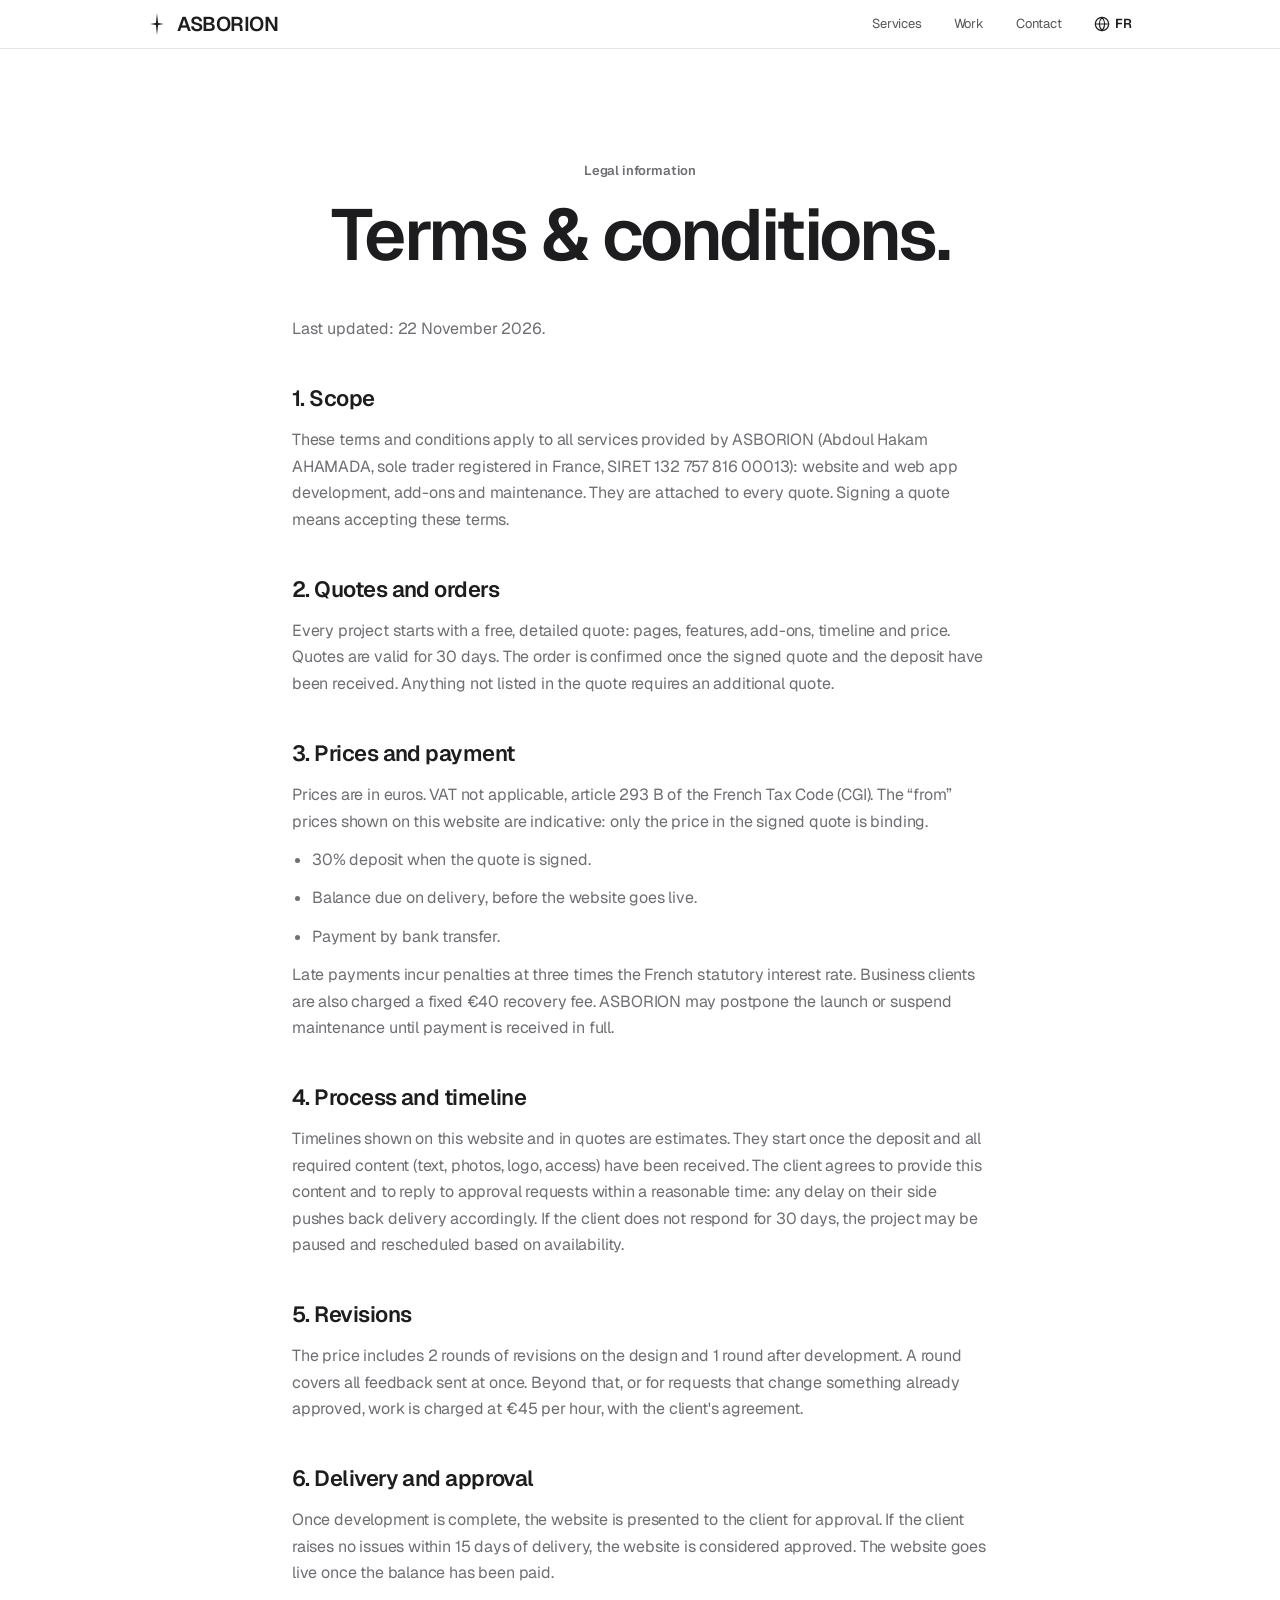
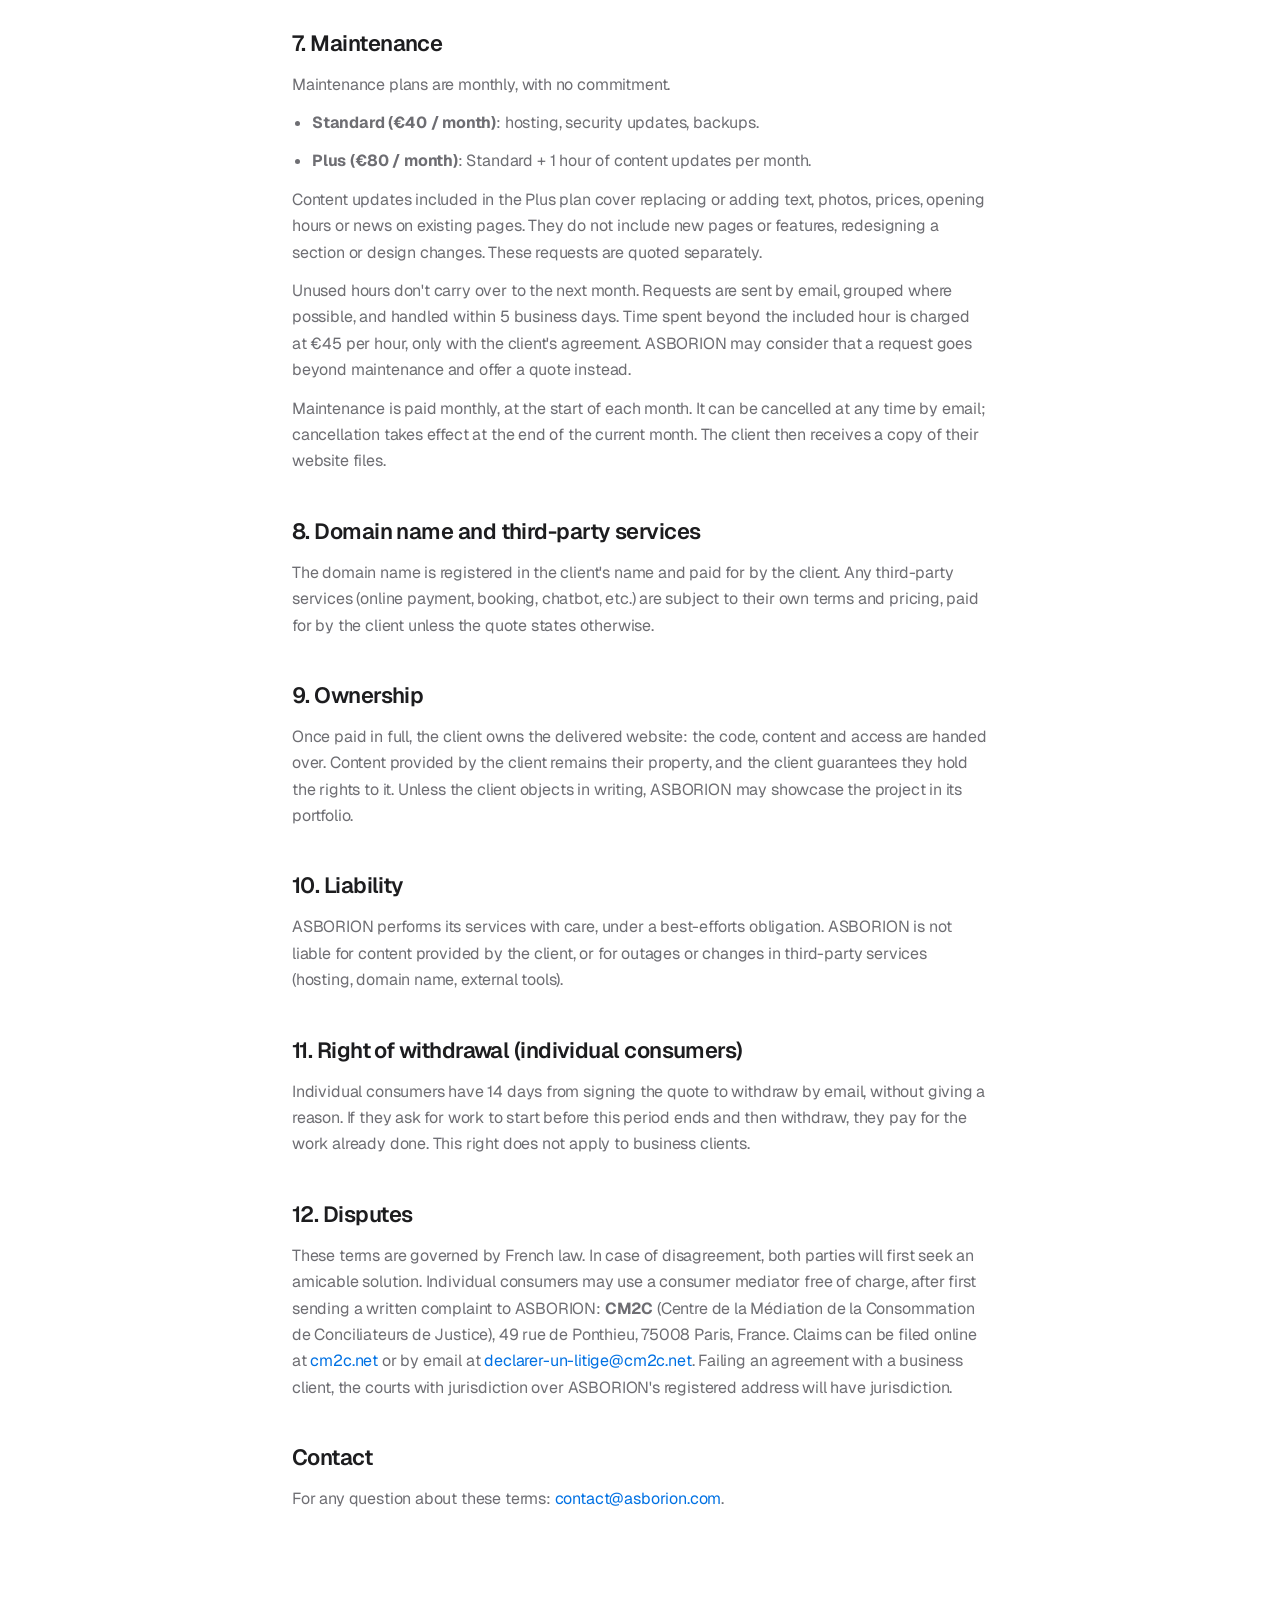
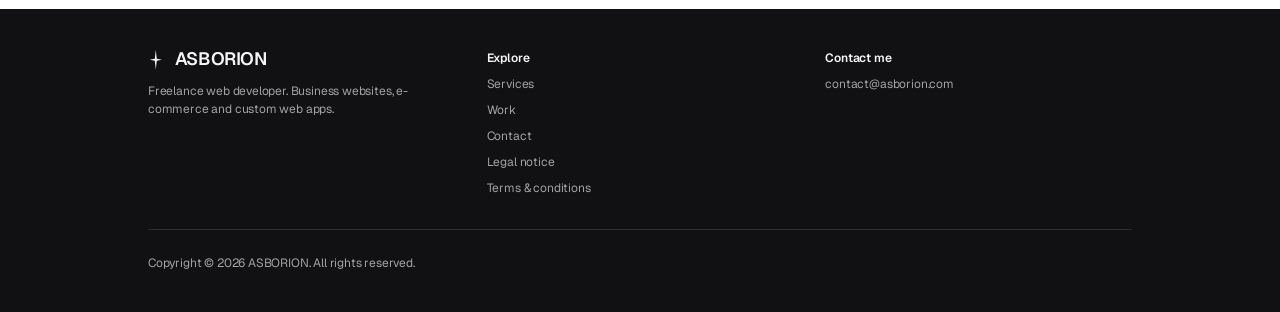
<file: en/cgv.html>
<!DOCTYPE html>

<html lang="en">
<head>
<meta charset="utf-8">
<meta content="noindex" name="robots">
<meta content="width=device-width, initial-scale=1" name="viewport">
<title>Terms &amp; conditions — ASBORION</title>
<meta content="Terms and conditions for ASBORION services: quotes, payment, revisions, maintenance." name="description">
<meta content="ASBORION" name="author">
<meta content="Terms &amp; conditions — ASBORION" property="og:title">
<meta content="Terms and conditions for ASBORION services: quotes, payment, revisions, maintenance." property="og:description">
<meta content="website" property="og:type">
<meta content="https://www.asborion.com/images/og-image.jpg" property="og:image">
<meta content="summary_large_image" name="twitter:card">
<link href="https://fonts.googleapis.com" rel="preconnect">
<link crossorigin="" href="https://fonts.gstatic.com" rel="preconnect">
<link href="https://fonts.googleapis.com/css2?family=Geist:wght@300..700&amp;display=swap" rel="stylesheet">
<link href="../css/style.css" rel="stylesheet">
<link rel="icon" type="image/svg+xml" href="../images/favicon.svg">
  <link href="../images/favicon.png" rel="icon" type="image/png">
<link href="../images/apple-touch-icon.png" rel="apple-touch-icon">
</head>
<body>
<header class="site-header">
<div class="site-header__inner">
<a class="logo" href="index.html" aria-label="ASBORION, home">
<svg class="logo__star" viewBox="0 0 96 96" aria-hidden="true" focusable="false"><path fill="currentColor" d="M48 3.84 L52.37 43.63 L75.38 48 L52.37 52.37 L48 92.16 L43.63 52.37 L20.62 48 L43.63 43.63 Z"/></svg><span class="logo__text">ASBORION</span>
</a>
<nav aria-label="Main navigation" class="nav">
<a href="services.html">Services</a>
<a href="realisations.html">Work</a>
<a href="contact.html">Contact</a>
<a aria-label="Version française" class="lang-switch" href="../cgv.html" hreflang="fr" lang="fr"><svg aria-hidden="true" class="icon" fill="none" stroke="currentColor" stroke-linecap="round" stroke-linejoin="round" stroke-width="1.75" viewbox="0 0 24 24"><circle cx="12" cy="12" r="10"></circle><path d="M2 12h20"></path><path d="M12 2a15.3 15.3 0 0 1 4 10 15.3 15.3 0 0 1-4 10 15.3 15.3 0 0 1-4-10 15.3 15.3 0 0 1 4-10z"></path></svg>FR</a>
</nav>
</div>
</header>
<main>
<section class="page-intro fade-up" style="padding-bottom:2rem">
<p class="eyebrow">Legal information</p>
<h1 class="headline h-xl">Terms &amp; conditions.</h1>
</section>

<section class="legal">
<p>Last updated: 22 November 2026.</p>

<h2>1. Scope</h2>
<p>These terms and conditions apply to all services provided by ASBORION (Abdoul Hakam AHAMADA, sole trader registered in France, SIRET 132 757 816 00013): website and web app development, add-ons and maintenance. They are attached to every quote. Signing a quote means accepting these terms.</p>

<h2>2. Quotes and orders</h2>
<p>Every project starts with a free, detailed quote: pages, features, add-ons, timeline and price. Quotes are valid for 30 days. The order is confirmed once the signed quote and the deposit have been received. Anything not listed in the quote requires an additional quote.</p>

<h2>3. Prices and payment</h2>
<p>Prices are in euros. VAT not applicable, article 293 B of the French Tax Code (CGI). The “from” prices shown on this website are indicative: only the price in the signed quote is binding.</p>
<ul>
<li>30% deposit when the quote is signed.</li>
<li>Balance due on delivery, before the website goes live.</li>
<li>Payment by bank transfer.</li>
</ul>
<p>Late payments incur penalties at three times the French statutory interest rate. Business clients are also charged a fixed €40 recovery fee. ASBORION may postpone the launch or suspend maintenance until payment is received in full.</p>

<h2>4. Process and timeline</h2>
<p>Timelines shown on this website and in quotes are estimates. They start once the deposit and all required content (text, photos, logo, access) have been received. The client agrees to provide this content and to reply to approval requests within a reasonable time: any delay on their side pushes back delivery accordingly. If the client does not respond for 30 days, the project may be paused and rescheduled based on availability.</p>

<h2>5. Revisions</h2>
<p>The price includes 2 rounds of revisions on the design and 1 round after development. A round covers all feedback sent at once. Beyond that, or for requests that change something already approved, work is charged at €45 per hour, with the client's agreement.</p>

<h2>6. Delivery and approval</h2>
<p>Once development is complete, the website is presented to the client for approval. If the client raises no issues within 15 days of delivery, the website is considered approved. The website goes live once the balance has been paid.</p>

<h2 id="maintenance">7. Maintenance</h2>
<p>Maintenance plans are monthly, with no commitment.</p>
<ul>
<li><strong>Standard (€40 / month)</strong>: hosting, security updates, backups.</li>
<li><strong>Plus (€80 / month)</strong>: Standard + 1 hour of content updates per month.</li>
</ul>
<p>Content updates included in the Plus plan cover replacing or adding text, photos, prices, opening hours or news on existing pages. They do not include new pages or features, redesigning a section or design changes. These requests are quoted separately.</p>
<p>Unused hours don't carry over to the next month. Requests are sent by email, grouped where possible, and handled within 5 business days. Time spent beyond the included hour is charged at €45 per hour, only with the client's agreement. ASBORION may consider that a request goes beyond maintenance and offer a quote instead.</p>
<p>Maintenance is paid monthly, at the start of each month. It can be cancelled at any time by email; cancellation takes effect at the end of the current month. The client then receives a copy of their website files.</p>

<h2>8. Domain name and third-party services</h2>
<p>The domain name is registered in the client's name and paid for by the client. Any third-party services (online payment, booking, chatbot, etc.) are subject to their own terms and pricing, paid for by the client unless the quote states otherwise.</p>

<h2>9. Ownership</h2>
<p>Once paid in full, the client owns the delivered website: the code, content and access are handed over. Content provided by the client remains their property, and the client guarantees they hold the rights to it. Unless the client objects in writing, ASBORION may showcase the project in its portfolio.</p>

<h2>10. Liability</h2>
<p>ASBORION performs its services with care, under a best-efforts obligation. ASBORION is not liable for content provided by the client, or for outages or changes in third-party services (hosting, domain name, external tools).</p>

<h2>11. Right of withdrawal (individual consumers)</h2>
<p>Individual consumers have 14 days from signing the quote to withdraw by email, without giving a reason. If they ask for work to start before this period ends and then withdraw, they pay for the work already done. This right does not apply to business clients.</p>

<h2>12. Disputes</h2>
<p>These terms are governed by French law. In case of disagreement, both parties will first seek an amicable solution. Individual consumers may use a consumer mediator free of charge, after first sending a written complaint to ASBORION: <strong>CM2C</strong> (Centre de la Médiation de la Consommation de Conciliateurs de Justice), 49 rue de Ponthieu, 75008 Paris, France. Claims can be filed online at <a href="https://www.cm2c.net/declarer-un-litige.php">cm2c.net</a> or by email at <a href="mailto:declarer-un-litige@cm2c.net">declarer-un-litige@cm2c.net</a>. Failing an agreement with a business client, the courts with jurisdiction over ASBORION's registered address will have jurisdiction.</p>

<h2>Contact</h2>
<p>For any question about these terms: <a href="mailto:contact@asborion.com">contact@asborion.com</a>.</p>
</section>
</main>
<footer class="site-footer">
<div class="site-footer__inner">
<div class="site-footer__grid">
<div class="site-footer__col">
<strong class="logo logo--footer"><svg class="logo__star" viewBox="0 0 96 96" aria-hidden="true" focusable="false"><path fill="currentColor" d="M48 3.84 L52.37 43.63 L75.38 48 L52.37 52.37 L48 92.16 L43.63 52.37 L20.62 48 L43.63 43.63 Z"/></svg><span class="logo__text">ASBORION</span></strong>
<p>Freelance web developer. Business websites, e-commerce and custom web apps.</p>
</div>
<div class="site-footer__col">
<strong>Explore</strong>
<a href="services.html">Services</a>
<a href="realisations.html">Work</a>
<a href="contact.html">Contact</a>
<a href="mentions-legales.html">Legal notice</a>
<a href="cgv.html">Terms &amp; conditions</a>
</div>
<div class="site-footer__col">
<strong>Contact me</strong>
<a href="mailto:contact@asborion.com">contact@asborion.com</a>
</div>
</div>
<p class="site-footer__copy">Copyright © <span data-year="">2026</span> ASBORION. All rights reserved.</p>
</div>
</footer>
<script src="../js/main.js"></script>
</body>
</html>
</file>
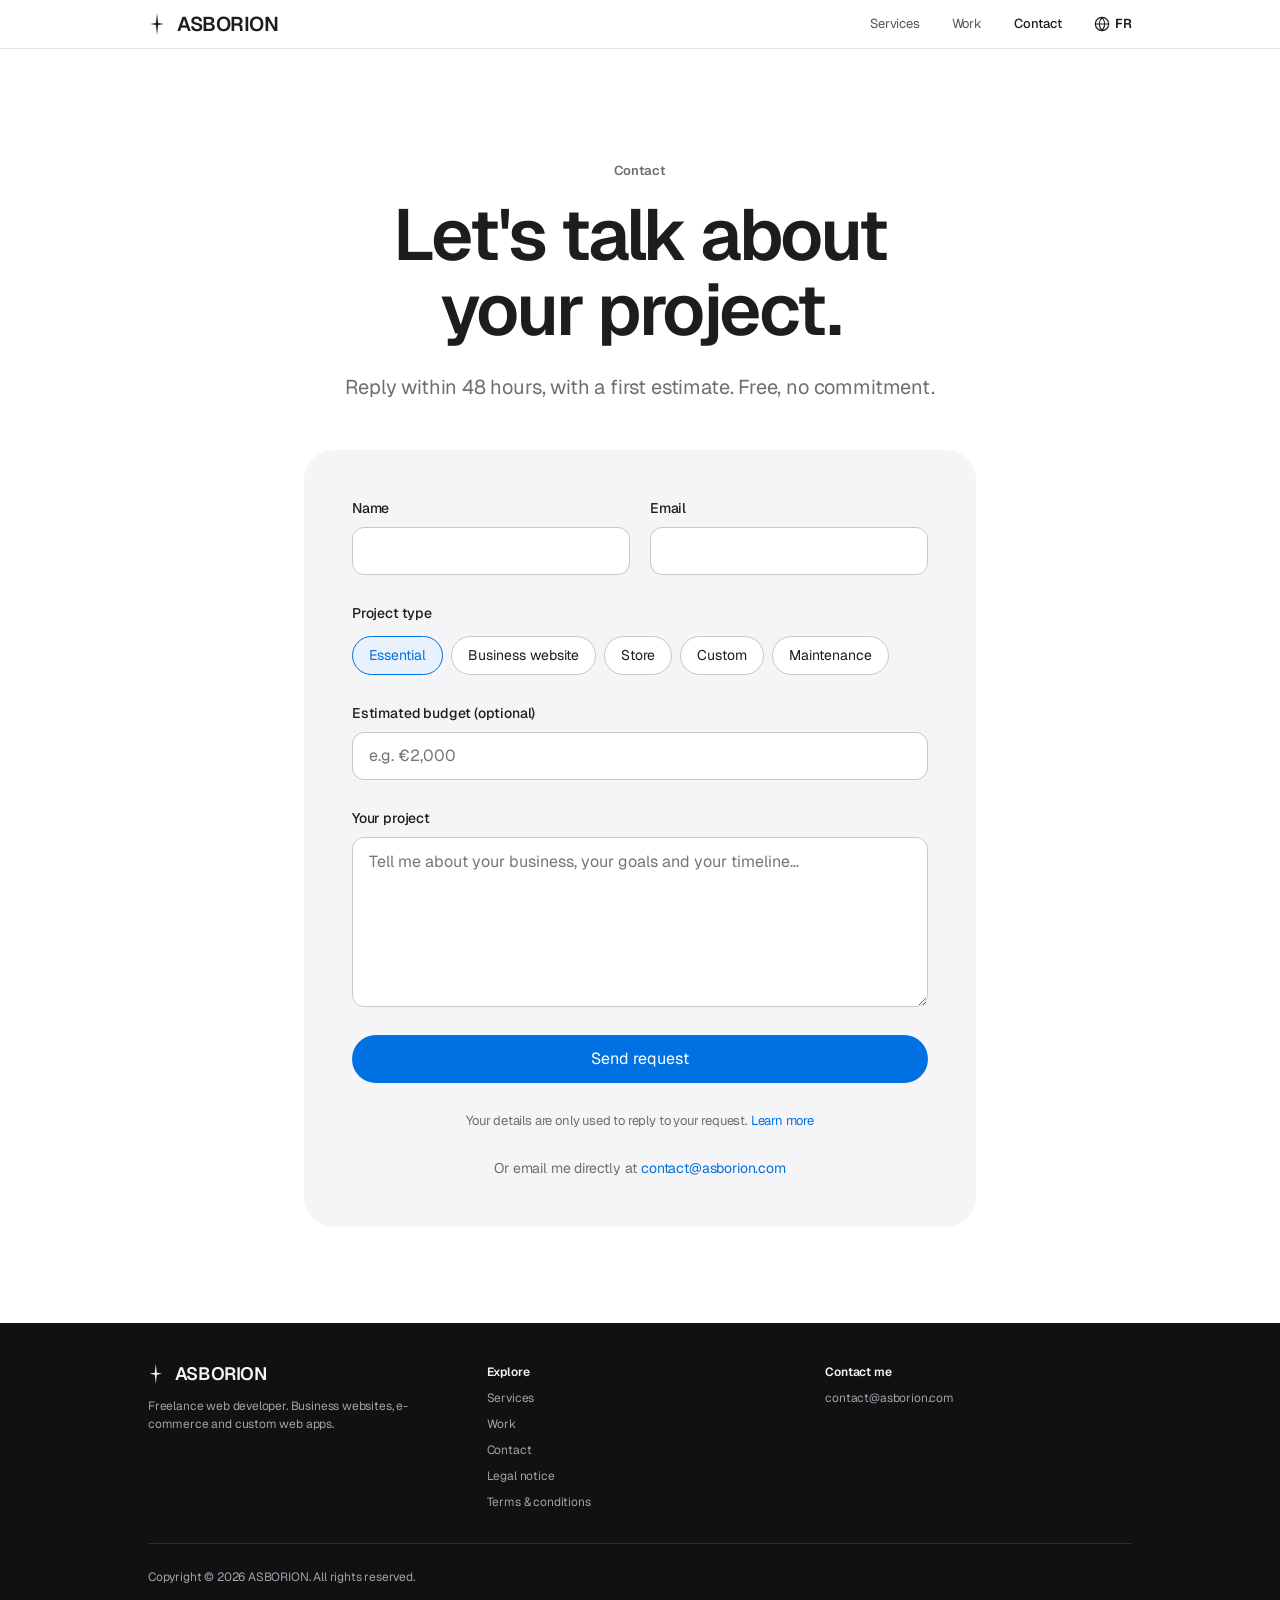
<file: en/contact.html>
<!DOCTYPE html>

<html lang="en">
<head>
<meta charset="utf-8"/>
<meta content="width=device-width, initial-scale=1" name="viewport"/>
<title>Contact &amp; free quote — ASBORION</title>
<meta content="Tell ASBORION about your web project and get a free quote within 48 hours." name="description"/>
<meta content="ASBORION" name="author"/>
<meta content="Contact &amp; free quote — ASBORION" property="og:title"/>
<meta content="Tell ASBORION about your web project and get a free quote within 48 hours." property="og:description"/>
<meta content="website" property="og:type"/>
<meta content="https://www.asborion.com/images/og-image.jpg" property="og:image"/>
<meta content="summary_large_image" name="twitter:card"/>
<link href="https://fonts.googleapis.com" rel="preconnect"/>
<link crossorigin="" href="https://fonts.gstatic.com" rel="preconnect"/>
<link href="https://fonts.googleapis.com/css2?family=Geist:wght@300..700&amp;display=swap" rel="stylesheet"/>
<link href="../css/style.css" rel="stylesheet"/>
<link rel="icon" type="image/svg+xml" href="../images/favicon.svg">
  <link href="../images/favicon.png" rel="icon" type="image/png"/>
<link href="../images/apple-touch-icon.png" rel="apple-touch-icon"/>
  <link rel="canonical" href="https://www.asborion.com/en/contact.html">
  <link rel="alternate" hreflang="fr" href="https://www.asborion.com/contact.html">
  <link rel="alternate" hreflang="en" href="https://www.asborion.com/en/contact.html">
  <link rel="alternate" hreflang="x-default" href="https://www.asborion.com/contact.html">
</head>
<body>
<header class="site-header">
<div class="site-header__inner">
<a class="logo" href="index.html" aria-label="ASBORION, home">
<svg class="logo__star" viewBox="0 0 96 96" aria-hidden="true" focusable="false"><path fill="currentColor" d="M48 3.84 L52.37 43.63 L75.38 48 L52.37 52.37 L48 92.16 L43.63 52.37 L20.62 48 L43.63 43.63 Z"/></svg><span class="logo__text">ASBORION</span>
</a>
<nav aria-label="Main navigation" class="nav">
<a href="services.html">Services</a>
<a href="realisations.html">Work</a>
<a aria-current="page" href="contact.html">Contact</a>
<a aria-label="Version française" class="lang-switch" href="../contact.html" hreflang="fr" lang="fr"><svg aria-hidden="true" class="icon" fill="none" stroke="currentColor" stroke-linecap="round" stroke-linejoin="round" stroke-width="1.75" viewbox="0 0 24 24"><circle cx="12" cy="12" r="10"></circle><path d="M2 12h20"></path><path d="M12 2a15.3 15.3 0 0 1 4 10 15.3 15.3 0 0 1-4 10 15.3 15.3 0 0 1-4-10 15.3 15.3 0 0 1 4-10z"></path></svg>FR</a>
</nav>
</div>
</header>
<main>
<section class="page-intro fade-up" style="padding-bottom:3rem">
<p class="eyebrow">Contact</p>
<h1 class="headline h-xl">Let's talk about your project.</h1>
<p class="lead">Reply within 48 hours, with a first estimate. Free, no commitment.</p>
</section>
<section class="tiles-wrap" style="padding-bottom:6rem">
<form class="tile form container--sm" data-netlify="true" id="contact-form" method="POST" name="contact" netlify-honeypot="bot-field" novalidate="" style="margin:0 auto">
<input name="form-name" type="hidden" value="contact"/>
<input name="langue" type="hidden" value="en"/>
<p aria-hidden="true" class="hp-field"><label>Do not fill in: <input autocomplete="off" name="bot-field" tabindex="-1"/></label></p>
<div class="form__row">
<div class="field">
<label for="name">Name</label>
<input autocomplete="name" class="input" id="name" maxlength="100" name="name" required=""/>
</div>
<div class="field">
<label for="email">Email</label>
<input autocomplete="email" class="input" id="email" maxlength="255" name="email" required="" type="email"/>
</div>
</div>
<fieldset>
<legend>Project type</legend>
<input id="project-type" name="projectType" type="hidden" value="Essentiel"/>
<div class="chips">
            <button type="button" class="chip" data-value="Essentiel" aria-pressed="true">Essential</button>
            <button type="button" class="chip" data-value="Site vitrine" aria-pressed="false">Business website</button>
            <button type="button" class="chip" data-value="Boutique" aria-pressed="false">Store</button>
            <button type="button" class="chip" data-value="Sur mesure" aria-pressed="false">Custom</button>
            <button type="button" class="chip" data-value="Maintenance" aria-pressed="false">Maintenance</button>
          </div>
</fieldset>
<div class="field">
<label for="budget">Estimated budget (optional)</label>
<input class="input" id="budget" maxlength="50" name="budget" placeholder="e.g. €2,000"/>
</div>
<div class="field">
<label for="message">Your project</label>
<textarea class="input" id="message" maxlength="2000" name="message" placeholder="Tell me about your business, your goals and your timeline…" required="" rows="6"></textarea>
</div>
<button class="btn btn--lg btn--block" type="submit">Send request</button>
<p class="form__consent">Your details are only used to reply to your request. <a href="mentions-legales.html#donnees">Learn more</a></p>
<p class="form__note">Or email me directly at <a href="mailto:contact@asborion.com">contact@asborion.com</a></p>
</form>
</section>
</main>
<footer class="site-footer">
<div class="site-footer__inner">
<div class="site-footer__grid">
<div class="site-footer__col">
<strong class="logo logo--footer"><svg class="logo__star" viewBox="0 0 96 96" aria-hidden="true" focusable="false"><path fill="currentColor" d="M48 3.84 L52.37 43.63 L75.38 48 L52.37 52.37 L48 92.16 L43.63 52.37 L20.62 48 L43.63 43.63 Z"/></svg><span class="logo__text">ASBORION</span></strong>
<p>Freelance web developer. Business websites, e-commerce and custom web apps.</p>
</div>
<div class="site-footer__col">
<strong>Explore</strong>
<a href="services.html">Services</a>
<a href="realisations.html">Work</a>
<a href="contact.html">Contact</a>
<a href="mentions-legales.html">Legal notice</a>
<a href="cgv.html">Terms &amp; conditions</a>
</div>
<div class="site-footer__col">
<strong>Contact me</strong>
<a href="mailto:contact@asborion.com">contact@asborion.com</a>
</div>
</div>
<p class="site-footer__copy">Copyright © <span data-year="">2026</span> ASBORION. All rights reserved.</p>
</div>
</footer>
<script src="../js/main.js"></script>
</body>
</html>
</file>
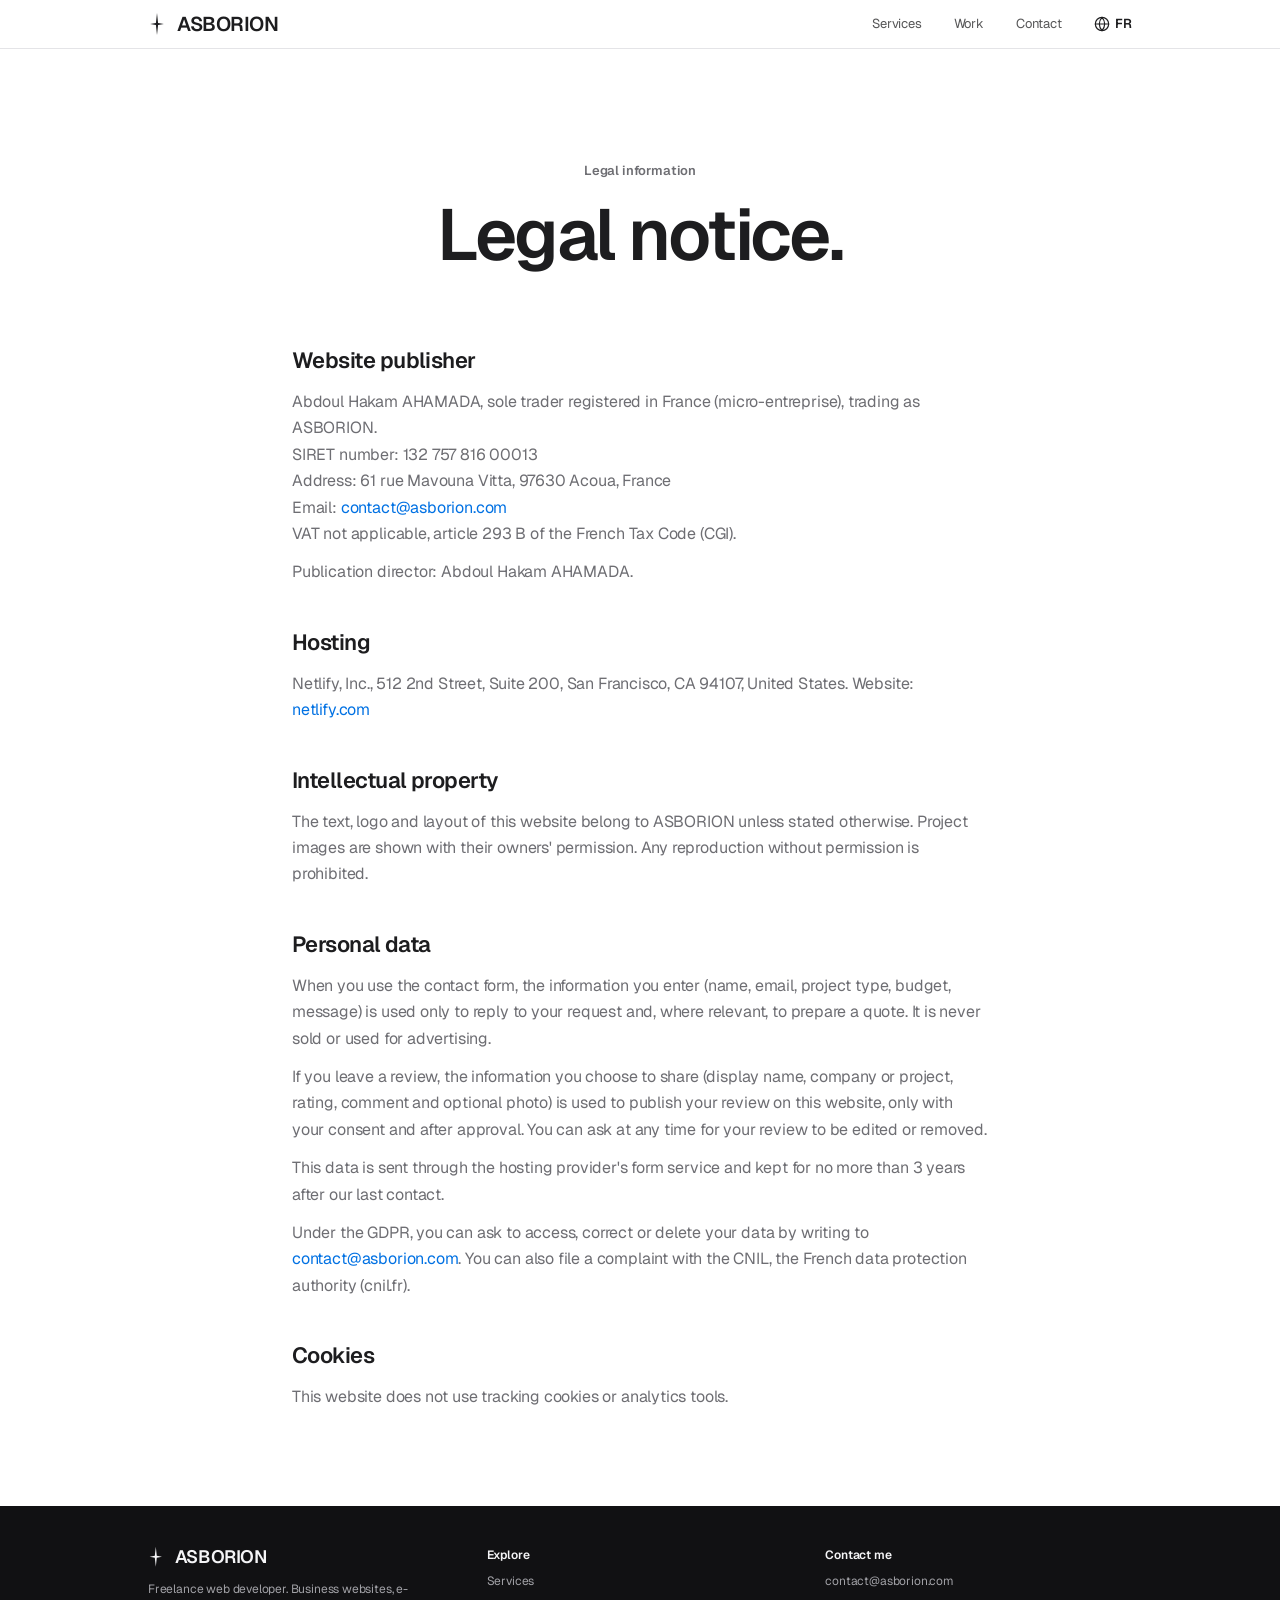
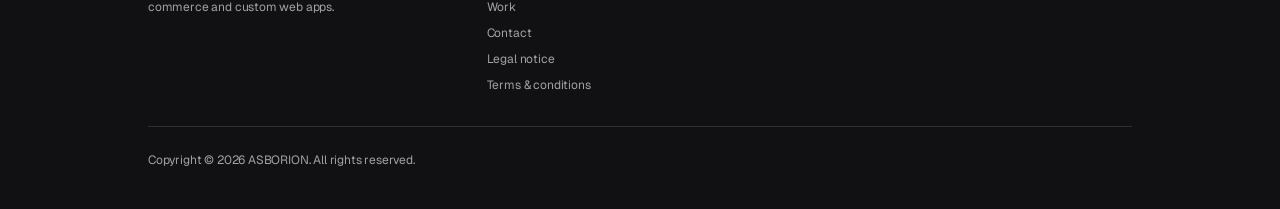
<file: en/mentions-legales.html>
<!DOCTYPE html>

<html lang="en">
<head>
<meta charset="utf-8">
<meta content="noindex" name="robots">
<meta content="width=device-width, initial-scale=1" name="viewport">
<title>Legal notice — ASBORION</title>
<meta content="Legal notice and privacy policy of the ASBORION website." name="description">
<meta content="ASBORION" name="author">
<meta content="Legal notice — ASBORION" property="og:title">
<meta content="Legal notice and privacy policy of the ASBORION website." property="og:description">
<meta content="website" property="og:type">
<meta content="https://www.asborion.com/images/og-image.jpg" property="og:image">
<meta content="summary_large_image" name="twitter:card">
<link href="https://fonts.googleapis.com" rel="preconnect">
<link crossorigin="" href="https://fonts.gstatic.com" rel="preconnect">
<link href="https://fonts.googleapis.com/css2?family=Geist:wght@300..700&amp;display=swap" rel="stylesheet">
<link href="../css/style.css" rel="stylesheet">
<link rel="icon" type="image/svg+xml" href="../images/favicon.svg">
  <link href="../images/favicon.png" rel="icon" type="image/png">
<link href="../images/apple-touch-icon.png" rel="apple-touch-icon">
</head>
<body>
<header class="site-header">
<div class="site-header__inner">
<a class="logo" href="index.html" aria-label="ASBORION, home">
<svg class="logo__star" viewBox="0 0 96 96" aria-hidden="true" focusable="false"><path fill="currentColor" d="M48 3.84 L52.37 43.63 L75.38 48 L52.37 52.37 L48 92.16 L43.63 52.37 L20.62 48 L43.63 43.63 Z"/></svg><span class="logo__text">ASBORION</span>
</a>
<nav aria-label="Main navigation" class="nav">
<a href="services.html">Services</a>
<a href="realisations.html">Work</a>
<a href="contact.html">Contact</a>
<a aria-label="Version française" class="lang-switch" href="../mentions-legales.html" hreflang="fr" lang="fr"><svg aria-hidden="true" class="icon" fill="none" stroke="currentColor" stroke-linecap="round" stroke-linejoin="round" stroke-width="1.75" viewbox="0 0 24 24"><circle cx="12" cy="12" r="10"></circle><path d="M2 12h20"></path><path d="M12 2a15.3 15.3 0 0 1 4 10 15.3 15.3 0 0 1-4 10 15.3 15.3 0 0 1-4-10 15.3 15.3 0 0 1 4-10z"></path></svg>FR</a>
</nav>
</div>
</header>
<main>
<section class="page-intro fade-up" style="padding-bottom:2rem">
<p class="eyebrow">Legal information</p>
<h1 class="headline h-xl">Legal notice.</h1>
</section>
<section class="legal">
<h2>Website publisher</h2>
<p>Abdoul Hakam AHAMADA, sole trader registered in France (micro-entreprise), trading as ASBORION.<br>
      SIRET number: 132 757 816 00013<br>
      Address: 61 rue Mavouna Vitta, 97630 Acoua, France<br>
      Email: <a href="mailto:contact@asborion.com">contact@asborion.com</a><br>
      VAT not applicable, article 293 B of the French Tax Code (CGI).</p>
<p>Publication director: Abdoul Hakam AHAMADA.</p>
<h2>Hosting</h2>
<p>Netlify, Inc., 512 2nd Street, Suite 200, San Francisco, CA 94107, United States. Website: <a href="https://www.netlify.com">netlify.com</a></p>
<h2>Intellectual property</h2>
<p>The text, logo and layout of this website belong to ASBORION unless stated otherwise. Project images are shown with their owners' permission. Any reproduction without permission is prohibited.</p>
<h2 id="donnees">Personal data</h2>
<p>When you use the contact form, the information you enter (name, email, project type, budget, message) is used only to reply to your request and, where relevant, to prepare a quote. It is never sold or used for advertising.</p>
<p>If you leave a review, the information you choose to share (display name, company or project, rating, comment and optional photo) is used to publish your review on this website, only with your consent and after approval. You can ask at any time for your review to be edited or removed.</p>
<p>This data is sent through the hosting provider's form service and kept for no more than 3 years after our last contact.</p>
<p>Under the GDPR, you can ask to access, correct or delete your data by writing to <a href="mailto:contact@asborion.com">contact@asborion.com</a>. You can also file a complaint with the CNIL, the French data protection authority (cnil.fr).</p>
<h2>Cookies</h2>
<p>This website does not use tracking cookies or analytics tools.</p>
</section>
</main>
<footer class="site-footer">
<div class="site-footer__inner">
<div class="site-footer__grid">
<div class="site-footer__col">
<strong class="logo logo--footer"><svg class="logo__star" viewBox="0 0 96 96" aria-hidden="true" focusable="false"><path fill="currentColor" d="M48 3.84 L52.37 43.63 L75.38 48 L52.37 52.37 L48 92.16 L43.63 52.37 L20.62 48 L43.63 43.63 Z"/></svg><span class="logo__text">ASBORION</span></strong>
<p>Freelance web developer. Business websites, e-commerce and custom web apps.</p>
</div>
<div class="site-footer__col">
<strong>Explore</strong>
<a href="services.html">Services</a>
<a href="realisations.html">Work</a>
<a href="contact.html">Contact</a>
<a href="mentions-legales.html">Legal notice</a>
<a href="cgv.html">Terms &amp; conditions</a>
</div>
<div class="site-footer__col">
<strong>Contact me</strong>
<a href="mailto:contact@asborion.com">contact@asborion.com</a>
</div>
</div>
<p class="site-footer__copy">Copyright © <span data-year="">2026</span> ASBORION. All rights reserved.</p>
</div>
</footer>
<script src="../js/main.js"></script>
</body>
</html>
</file>
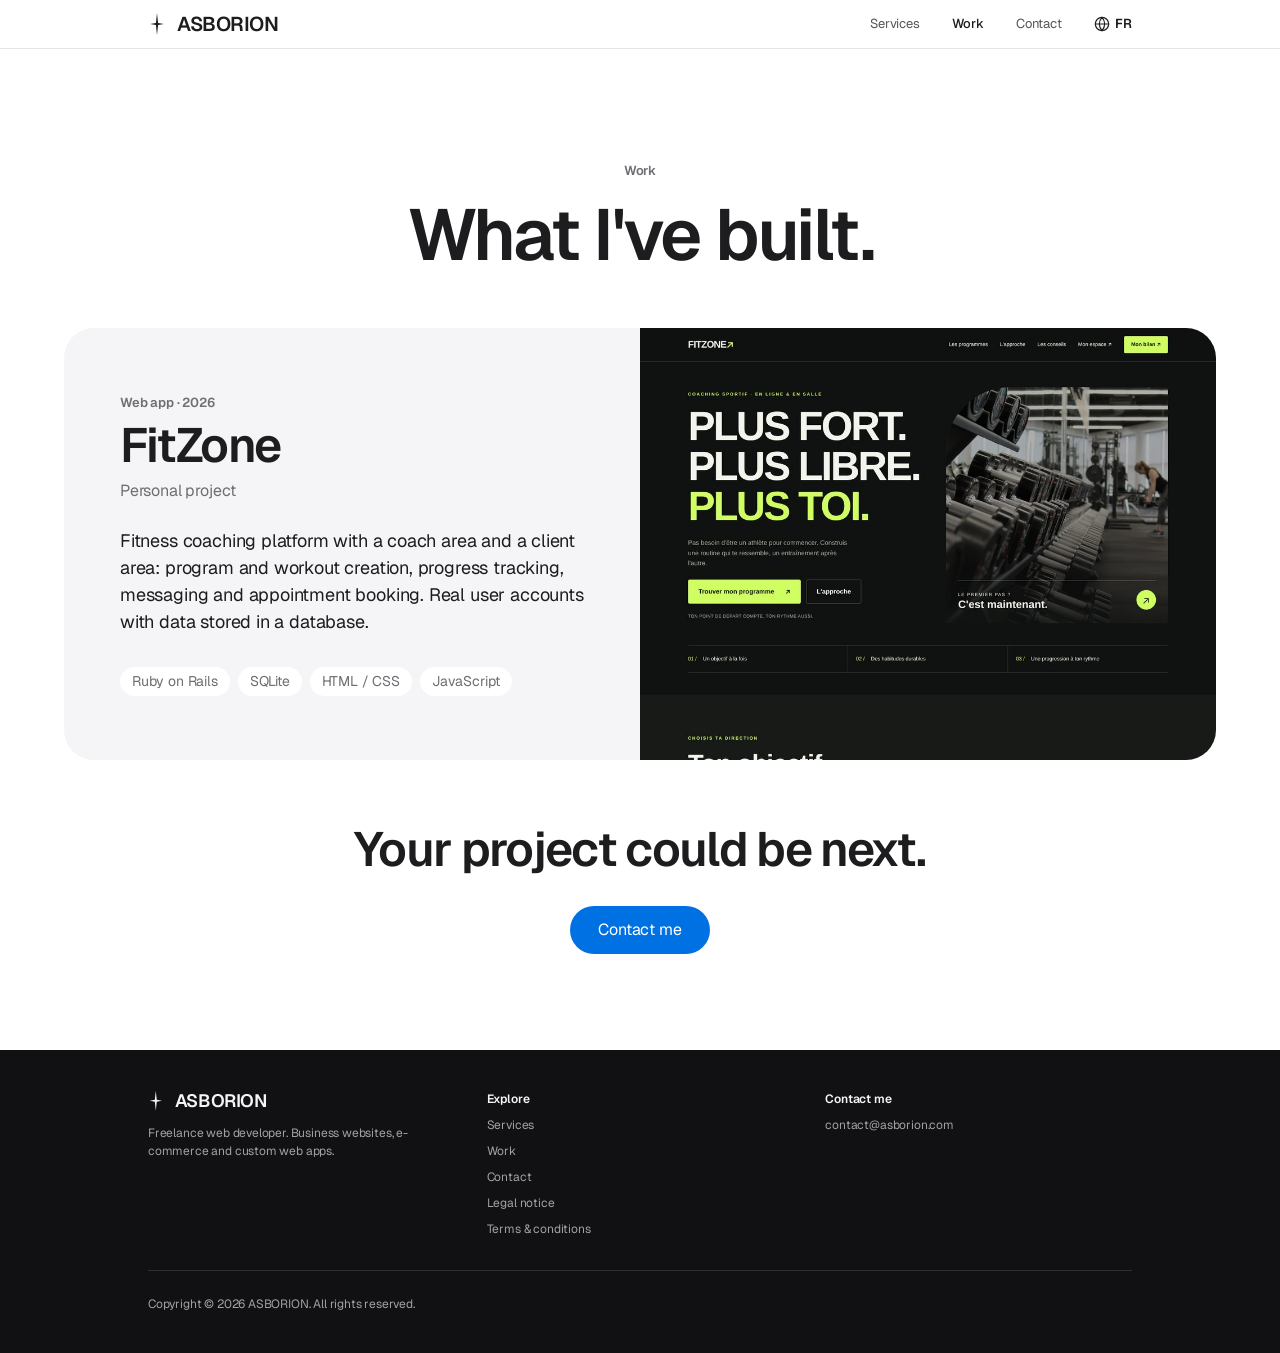
<file: en/realisations.html>
<!DOCTYPE html>

<html lang="en">
<head>
<meta charset="utf-8"/>
<meta content="width=device-width, initial-scale=1" name="viewport"/>
<title>Work — ASBORION</title>
<meta content="A selection of websites and web apps designed and built by ASBORION." name="description"/>
<meta content="ASBORION" name="author"/>
<meta content="Work — ASBORION" property="og:title"/>
<meta content="A selection of websites and web apps designed and built by ASBORION." property="og:description"/>
<meta content="website" property="og:type"/>
<meta content="https://www.asborion.com/images/og-image.jpg" property="og:image"/>
<meta content="summary_large_image" name="twitter:card"/>
<link href="https://fonts.googleapis.com" rel="preconnect"/>
<link crossorigin="" href="https://fonts.gstatic.com" rel="preconnect"/>
<link href="https://fonts.googleapis.com/css2?family=Geist:wght@300..700&amp;display=swap" rel="stylesheet"/>
<link href="../css/style.css" rel="stylesheet"/>
<link rel="icon" type="image/svg+xml" href="../images/favicon.svg">
  <link href="../images/favicon.png" rel="icon" type="image/png"/>
<link href="../images/apple-touch-icon.png" rel="apple-touch-icon"/>
  <link rel="canonical" href="https://www.asborion.com/en/realisations.html">
  <link rel="alternate" hreflang="fr" href="https://www.asborion.com/realisations.html">
  <link rel="alternate" hreflang="en" href="https://www.asborion.com/en/realisations.html">
  <link rel="alternate" hreflang="x-default" href="https://www.asborion.com/realisations.html">
</head>
<body>
<header class="site-header">
<div class="site-header__inner">
<a class="logo" href="index.html" aria-label="ASBORION, home">
<svg class="logo__star" viewBox="0 0 96 96" aria-hidden="true" focusable="false"><path fill="currentColor" d="M48 3.84 L52.37 43.63 L75.38 48 L52.37 52.37 L48 92.16 L43.63 52.37 L20.62 48 L43.63 43.63 Z"/></svg><span class="logo__text">ASBORION</span>
</a>
<nav aria-label="Main navigation" class="nav">
<a href="services.html">Services</a>
<a aria-current="page" href="realisations.html">Work</a>
<a href="contact.html">Contact</a>
<a aria-label="Version française" class="lang-switch" href="../realisations.html" hreflang="fr" lang="fr"><svg aria-hidden="true" class="icon" fill="none" stroke="currentColor" stroke-linecap="round" stroke-linejoin="round" stroke-width="1.75" viewbox="0 0 24 24"><circle cx="12" cy="12" r="10"></circle><path d="M2 12h20"></path><path d="M12 2a15.3 15.3 0 0 1 4 10 15.3 15.3 0 0 1-4 10 15.3 15.3 0 0 1-4-10 15.3 15.3 0 0 1 4-10z"></path></svg>FR</a>
</nav>
</div>
</header>
<main>
<section class="page-intro fade-up">
<p class="eyebrow">Work</p>
<h1 class="headline h-xl">What I've built.</h1>
</section>
<section class="tiles-wrap" style="padding-bottom:4rem">
<div class="container--lg stack" style="margin:0 auto">
<article class="tile project-row reveal">
<div class="project-row__text">
<p class="eyebrow">Web app · 2026</p>
<h2 class="headline">FitZone</h2>
<p class="project-row__client">Personal project</p>
<p class="project-row__summary">Fitness coaching platform with a coach area and a client area: program and workout creation, progress tracking, messaging and appointment booking. Real user accounts with data stored in a database.</p>
<div class="tags"><span>Ruby on Rails</span><span>SQLite</span><span>HTML / CSS</span><span>JavaScript</span></div>
</div>
<img alt="Home page of the FitZone app" height="768" loading="lazy" src="../images/projet-fitzone.jpg" width="1024"/>
</article>
</div>
</section>
<section class="text-center reveal" style="padding:0 1.25rem 6rem">
<h2 class="headline h-md">Your project could be next.</h2>
<div style="margin-top:2rem"><a class="btn btn--lg" href="contact.html">Contact me</a></div>
</section>
</main>
<footer class="site-footer">
<div class="site-footer__inner">
<div class="site-footer__grid">
<div class="site-footer__col">
<strong class="logo logo--footer"><svg class="logo__star" viewBox="0 0 96 96" aria-hidden="true" focusable="false"><path fill="currentColor" d="M48 3.84 L52.37 43.63 L75.38 48 L52.37 52.37 L48 92.16 L43.63 52.37 L20.62 48 L43.63 43.63 Z"/></svg><span class="logo__text">ASBORION</span></strong>
<p>Freelance web developer. Business websites, e-commerce and custom web apps.</p>
</div>
<div class="site-footer__col">
<strong>Explore</strong>
<a href="services.html">Services</a>
<a href="realisations.html">Work</a>
<a href="contact.html">Contact</a>
<a href="mentions-legales.html">Legal notice</a>
<a href="cgv.html">Terms &amp; conditions</a>
</div>
<div class="site-footer__col">
<strong>Contact me</strong>
<a href="mailto:contact@asborion.com">contact@asborion.com</a>
</div>
</div>
<p class="site-footer__copy">Copyright © <span data-year="">2026</span> ASBORION. All rights reserved.</p>
</div>
</footer>
<script src="../js/main.js"></script>
</body>
</html>
</file>
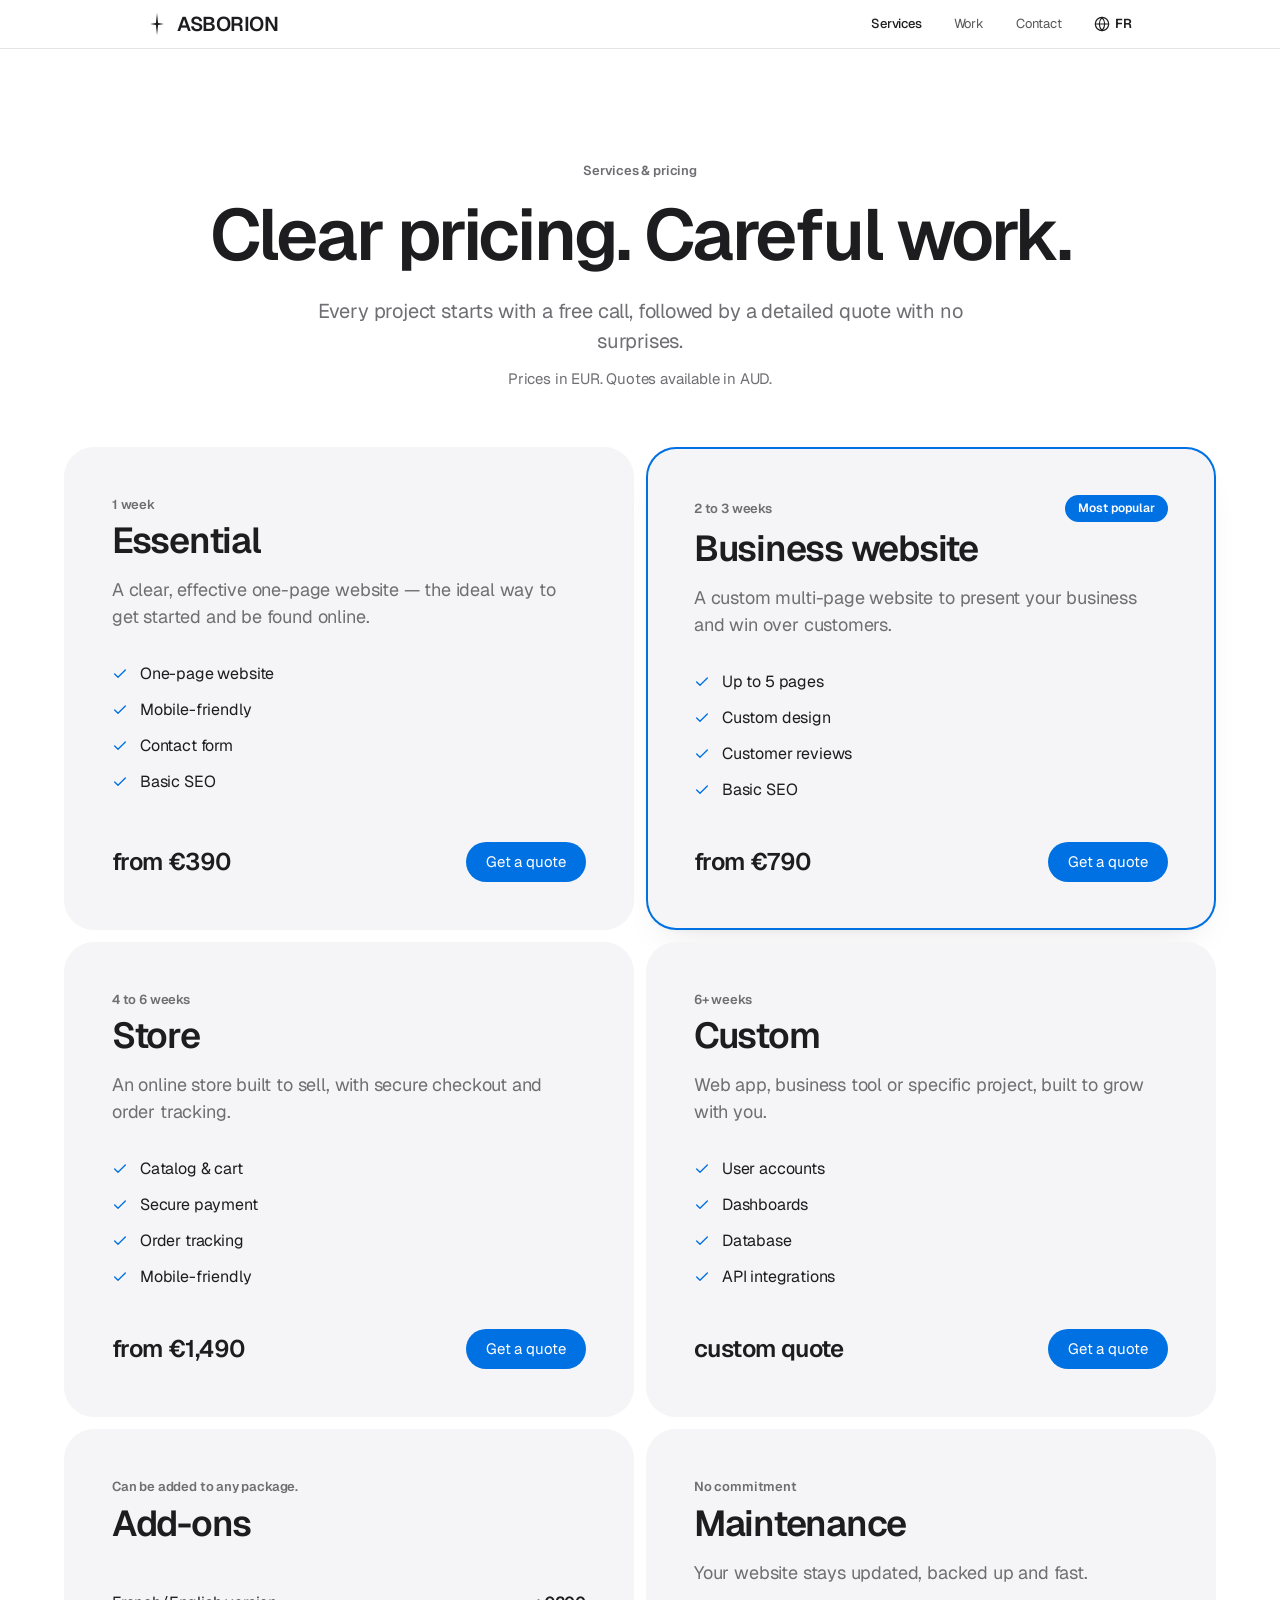
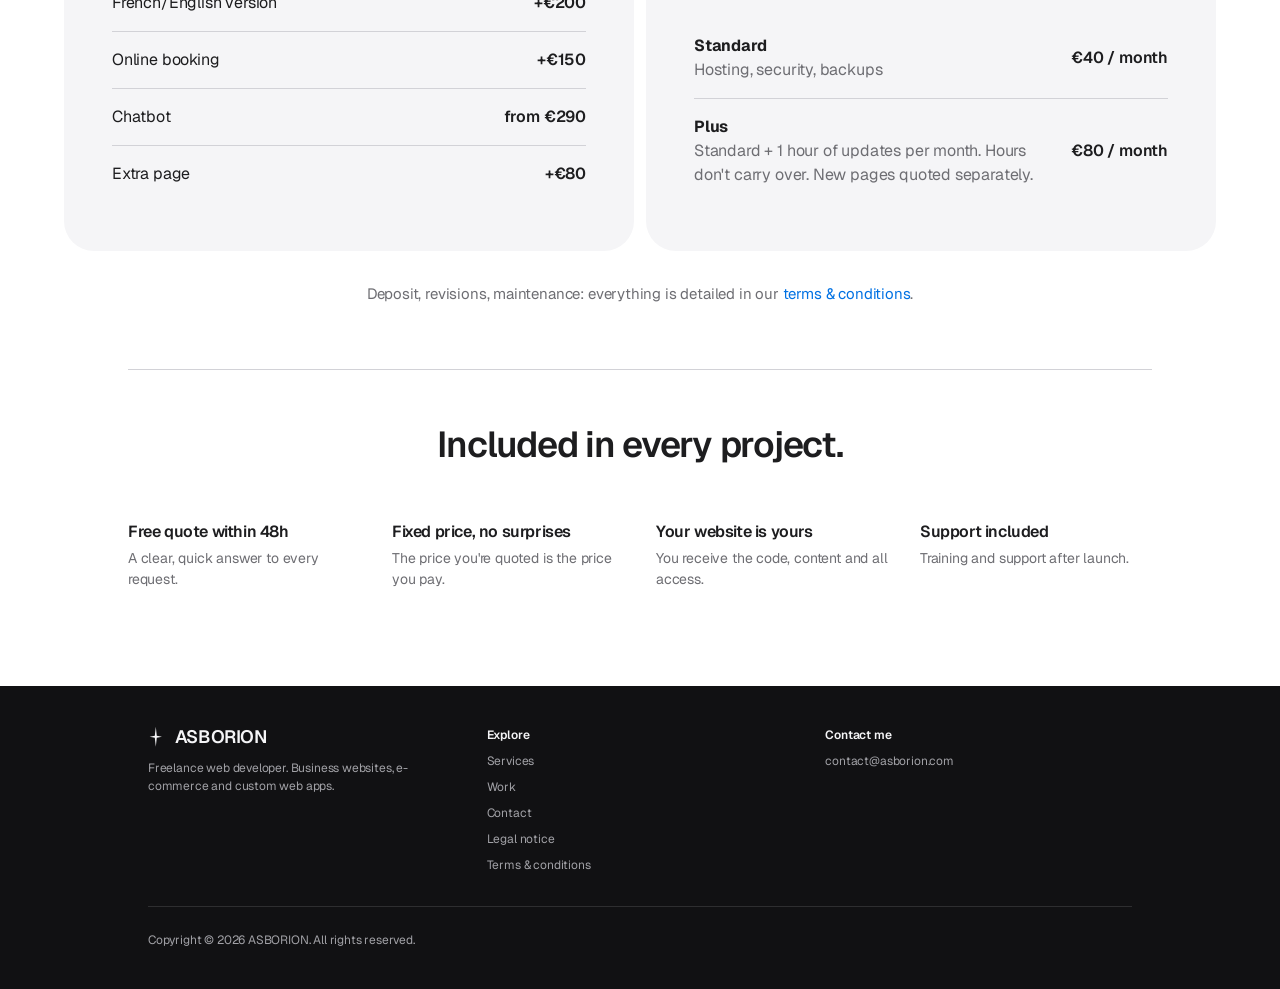
<file: en/services.html>
<!DOCTYPE html>

<html lang="en">
<head>
<meta charset="utf-8"/>
<meta content="width=device-width, initial-scale=1" name="viewport"/>
<title>Services &amp; pricing — ASBORION</title>
<meta content="Essential, Business website and Store packages, custom projects, add-ons and maintenance: clear pricing from ASBORION." name="description"/>
<meta content="ASBORION" name="author"/>
<meta content="Services &amp; pricing — ASBORION" property="og:title"/>
<meta content="Essential, Business website and Store packages, custom projects, add-ons and maintenance: clear pricing from ASBORION." property="og:description"/>
<meta content="website" property="og:type"/>
<meta content="https://www.asborion.com/images/og-image.jpg" property="og:image"/>
<meta content="summary_large_image" name="twitter:card"/>
<link href="https://fonts.googleapis.com" rel="preconnect"/>
<link crossorigin="" href="https://fonts.gstatic.com" rel="preconnect"/>
<link href="https://fonts.googleapis.com/css2?family=Geist:wght@300..700&amp;display=swap" rel="stylesheet"/>
<link href="../css/style.css" rel="stylesheet"/>
<link rel="icon" type="image/svg+xml" href="../images/favicon.svg">
  <link href="../images/favicon.png" rel="icon" type="image/png"/>
<link href="../images/apple-touch-icon.png" rel="apple-touch-icon"/>
  <link rel="canonical" href="https://www.asborion.com/en/services.html">
  <link rel="alternate" hreflang="fr" href="https://www.asborion.com/services.html">
  <link rel="alternate" hreflang="en" href="https://www.asborion.com/en/services.html">
  <link rel="alternate" hreflang="x-default" href="https://www.asborion.com/services.html">
</head>
<body>
<header class="site-header">
<div class="site-header__inner">
<a class="logo" href="index.html" aria-label="ASBORION, home">
<svg class="logo__star" viewBox="0 0 96 96" aria-hidden="true" focusable="false"><path fill="currentColor" d="M48 3.84 L52.37 43.63 L75.38 48 L52.37 52.37 L48 92.16 L43.63 52.37 L20.62 48 L43.63 43.63 Z"/></svg><span class="logo__text">ASBORION</span>
</a>
<nav aria-label="Main navigation" class="nav">
<a aria-current="page" href="services.html">Services</a>
<a href="realisations.html">Work</a>
<a href="contact.html">Contact</a>
<a aria-label="Version française" class="lang-switch" href="../services.html" hreflang="fr" lang="fr"><svg aria-hidden="true" class="icon" fill="none" stroke="currentColor" stroke-linecap="round" stroke-linejoin="round" stroke-width="1.75" viewbox="0 0 24 24"><circle cx="12" cy="12" r="10"></circle><path d="M2 12h20"></path><path d="M12 2a15.3 15.3 0 0 1 4 10 15.3 15.3 0 0 1-4 10 15.3 15.3 0 0 1-4-10 15.3 15.3 0 0 1 4-10z"></path></svg>FR</a>
</nav>
</div>
</header>
<main>
<section class="page-intro fade-up">
<p class="eyebrow">Services &amp; pricing</p>
<h1 class="headline h-xl">Clear pricing. Careful work.</h1>
<p class="lead">Every project starts with a free call, followed by a detailed quote with no surprises.</p>
<p class="muted currency-note">Prices in EUR. Quotes available in AUD.</p>
</section>
<section class="tiles-wrap" style="padding-bottom:4rem">
<div class="container--lg" style="margin:0 auto">
<div class="grid-2">
          <article class="tile service-card reveal">
            <p class="eyebrow">1 week</p>
            <h2 class="headline">Essential</h2>
            <p class="service-card__desc">A clear, effective one-page website — the ideal way to get started and be found online.</p>
            <ul class="checklist">
              <li><svg class="icon" viewBox="0 0 24 24" fill="none" stroke="currentColor" stroke-width="2" stroke-linecap="round" stroke-linejoin="round" aria-hidden="true"><path d="M20 6 9 17l-5-5" /></svg> One-page website</li>
              <li><svg class="icon" viewBox="0 0 24 24" fill="none" stroke="currentColor" stroke-width="2" stroke-linecap="round" stroke-linejoin="round" aria-hidden="true"><path d="M20 6 9 17l-5-5" /></svg> Mobile-friendly</li>
              <li><svg class="icon" viewBox="0 0 24 24" fill="none" stroke="currentColor" stroke-width="2" stroke-linecap="round" stroke-linejoin="round" aria-hidden="true"><path d="M20 6 9 17l-5-5" /></svg> Contact form</li>
              <li><svg class="icon" viewBox="0 0 24 24" fill="none" stroke="currentColor" stroke-width="2" stroke-linecap="round" stroke-linejoin="round" aria-hidden="true"><path d="M20 6 9 17l-5-5" /></svg> Basic SEO</li>
            </ul>
            <div class="service-card__footer">
              <p class="price">from €390</p>
              <a href="contact.html" class="btn">Get a quote</a>
            </div>
          </article>
          <article class="tile service-card reveal service-card--featured">
            <div class="service-card__top"><p class="eyebrow">2 to 3 weeks</p><span class="badge">Most popular</span></div>
            <h2 class="headline">Business website</h2>
            <p class="service-card__desc">A custom multi-page website to present your business and win over customers.</p>
            <ul class="checklist">
              <li><svg class="icon" viewBox="0 0 24 24" fill="none" stroke="currentColor" stroke-width="2" stroke-linecap="round" stroke-linejoin="round" aria-hidden="true"><path d="M20 6 9 17l-5-5" /></svg> Up to 5 pages</li>
              <li><svg class="icon" viewBox="0 0 24 24" fill="none" stroke="currentColor" stroke-width="2" stroke-linecap="round" stroke-linejoin="round" aria-hidden="true"><path d="M20 6 9 17l-5-5" /></svg> Custom design</li>
              <li><svg class="icon" viewBox="0 0 24 24" fill="none" stroke="currentColor" stroke-width="2" stroke-linecap="round" stroke-linejoin="round" aria-hidden="true"><path d="M20 6 9 17l-5-5" /></svg> Customer reviews</li>
              <li><svg class="icon" viewBox="0 0 24 24" fill="none" stroke="currentColor" stroke-width="2" stroke-linecap="round" stroke-linejoin="round" aria-hidden="true"><path d="M20 6 9 17l-5-5" /></svg> Basic SEO</li>
            </ul>
            <div class="service-card__footer">
              <p class="price">from €790</p>
              <a href="contact.html" class="btn">Get a quote</a>
            </div>
          </article>
          <article class="tile service-card reveal">
            <p class="eyebrow">4 to 6 weeks</p>
            <h2 class="headline">Store</h2>
            <p class="service-card__desc">An online store built to sell, with secure checkout and order tracking.</p>
            <ul class="checklist">
              <li><svg class="icon" viewBox="0 0 24 24" fill="none" stroke="currentColor" stroke-width="2" stroke-linecap="round" stroke-linejoin="round" aria-hidden="true"><path d="M20 6 9 17l-5-5" /></svg> Catalog &amp; cart</li>
              <li><svg class="icon" viewBox="0 0 24 24" fill="none" stroke="currentColor" stroke-width="2" stroke-linecap="round" stroke-linejoin="round" aria-hidden="true"><path d="M20 6 9 17l-5-5" /></svg> Secure payment</li>
              <li><svg class="icon" viewBox="0 0 24 24" fill="none" stroke="currentColor" stroke-width="2" stroke-linecap="round" stroke-linejoin="round" aria-hidden="true"><path d="M20 6 9 17l-5-5" /></svg> Order tracking</li>
              <li><svg class="icon" viewBox="0 0 24 24" fill="none" stroke="currentColor" stroke-width="2" stroke-linecap="round" stroke-linejoin="round" aria-hidden="true"><path d="M20 6 9 17l-5-5" /></svg> Mobile-friendly</li>
            </ul>
            <div class="service-card__footer">
              <p class="price">from €1,490</p>
              <a href="contact.html" class="btn">Get a quote</a>
            </div>
          </article>
          <article class="tile service-card reveal">
            <p class="eyebrow">6+ weeks</p>
            <h2 class="headline">Custom</h2>
            <p class="service-card__desc">Web app, business tool or specific project, built to grow with you.</p>
            <ul class="checklist">
              <li><svg class="icon" viewBox="0 0 24 24" fill="none" stroke="currentColor" stroke-width="2" stroke-linecap="round" stroke-linejoin="round" aria-hidden="true"><path d="M20 6 9 17l-5-5" /></svg> User accounts</li>
              <li><svg class="icon" viewBox="0 0 24 24" fill="none" stroke="currentColor" stroke-width="2" stroke-linecap="round" stroke-linejoin="round" aria-hidden="true"><path d="M20 6 9 17l-5-5" /></svg> Dashboards</li>
              <li><svg class="icon" viewBox="0 0 24 24" fill="none" stroke="currentColor" stroke-width="2" stroke-linecap="round" stroke-linejoin="round" aria-hidden="true"><path d="M20 6 9 17l-5-5" /></svg> Database</li>
              <li><svg class="icon" viewBox="0 0 24 24" fill="none" stroke="currentColor" stroke-width="2" stroke-linecap="round" stroke-linejoin="round" aria-hidden="true"><path d="M20 6 9 17l-5-5" /></svg> API integrations</li>
            </ul>
            <div class="service-card__footer">
              <p class="price">custom quote</p>
              <a href="contact.html" class="btn">Get a quote</a>
            </div>
          </article>
          <article class="tile service-card reveal">
            <p class="eyebrow">Can be added to any package.</p>
            <h2 class="headline">Add-ons</h2>
            <ul class="price-list">
              <li><span>French/English version</span><span class="price-list__price">+€200</span></li>
              <li><span>Online booking</span><span class="price-list__price">+€150</span></li>
              <li><span>Chatbot</span><span class="price-list__price">from €290</span></li>
              <li><span>Extra page</span><span class="price-list__price">+€80</span></li>
            </ul>
          </article>
          <article class="tile service-card reveal">
            <p class="eyebrow">No commitment</p>
            <h2 class="headline">Maintenance</h2>
            <p class="service-card__desc">Your website stays updated, backed up and fast.</p>
            <ul class="price-list">
              <li><span><strong>Standard</strong><br><span class="muted">Hosting, security, backups</span></span><span class="price-list__price">€40 / month</span></li>
              <li><span><strong>Plus</strong><br><span class="muted">Standard + 1 hour of updates per month. Hours don't carry over. New pages quoted separately.</span></span><span class="price-list__price">€80 / month</span></li>
            </ul>
          </article>
        </div>
<p class="muted terms-note">Deposit, revisions, maintenance: everything is detailed in our <a href="cgv.html">terms &amp; conditions</a>.</p>
</div>
</section>
<section style="padding:0 1.25rem 6rem">
<div class="included container--md reveal" style="margin:0 auto">
<h2 class="headline">Included in every project.</h2>
<div class="guarantees guarantees--left">
<div><h3>Free quote within 48h</h3><p>A clear, quick answer to every request.</p></div>
<div><h3>Fixed price, no surprises</h3><p>The price you're quoted is the price you pay.</p></div>
<div><h3>Your website is yours</h3><p>You receive the code, content and all access.</p></div>
<div><h3>Support included</h3><p>Training and support after launch.</p></div>
</div>
</div>
</section>
</main>
<footer class="site-footer">
<div class="site-footer__inner">
<div class="site-footer__grid">
<div class="site-footer__col">
<strong class="logo logo--footer"><svg class="logo__star" viewBox="0 0 96 96" aria-hidden="true" focusable="false"><path fill="currentColor" d="M48 3.84 L52.37 43.63 L75.38 48 L52.37 52.37 L48 92.16 L43.63 52.37 L20.62 48 L43.63 43.63 Z"/></svg><span class="logo__text">ASBORION</span></strong>
<p>Freelance web developer. Business websites, e-commerce and custom web apps.</p>
</div>
<div class="site-footer__col">
<strong>Explore</strong>
<a href="services.html">Services</a>
<a href="realisations.html">Work</a>
<a href="contact.html">Contact</a>
<a href="mentions-legales.html">Legal notice</a>
<a href="cgv.html">Terms &amp; conditions</a>
</div>
<div class="site-footer__col">
<strong>Contact me</strong>
<a href="mailto:contact@asborion.com">contact@asborion.com</a>
</div>
</div>
<p class="site-footer__copy">Copyright © <span data-year="">2026</span> ASBORION. All rights reserved.</p>
</div>
</footer>
<script src="../js/main.js"></script>
</body>
</html>
</file>
<file: css/style.css>
:root {
  --background: #ffffff;
  --surface: #f5f5f7;
  --foreground: #1d1d1f;
  --muted: #6e6e73;
  --border: #d2d2d7;
  --primary: #0071e3;
  --primary-hover: #0077ed;
  --accent: #e8f1fc;
  --night: #111113;
  --night-foreground: #f5f5f7;
  --night-muted: #a1a1a6;

  --radius: 1.875rem;
  --shadow-soft: 0 2px 6px -2px rgba(0, 0, 0, 0.06), 0 20px 40px -20px rgba(0, 0, 0, 0.12);
  --shadow-lift: 0 4px 10px -4px rgba(0, 0, 0, 0.08), 0 30px 60px -24px rgba(0, 0, 0, 0.18);

  --font: -apple-system, BlinkMacSystemFont, "SF Pro Text", "Geist", "Helvetica Neue", Arial, sans-serif;
  --font-display: -apple-system, BlinkMacSystemFont, "SF Pro Display", "Geist", "Helvetica Neue", Arial, sans-serif;
  --ease: cubic-bezier(0.22, 0.61, 0.36, 1);
}

/* ---------- Base ---------- */
*, *::before, *::after { box-sizing: border-box; }
html { scroll-behavior: smooth; }
body {
  margin: 0;
  background: var(--background);
  color: var(--foreground);
  font-family: var(--font);
  font-size: 1rem;
  line-height: 1.5;
  letter-spacing: -0.011em;
  -webkit-font-smoothing: antialiased;
  -moz-osx-font-smoothing: grayscale;
  min-height: 100vh;
  display: flex;
  flex-direction: column;
}
main { flex: 1; }
h1, h2, h3, h4 {
  margin: 0;
  font-family: var(--font-display);
  font-weight: 600;
  letter-spacing: -0.025em;
  text-wrap: balance;
}
p { margin: 0; }
ul, ol { margin: 0; padding: 0; list-style: none; }
img { display: block; max-width: 100%; }
a { color: inherit; text-decoration: none; }
::selection { background: var(--accent); color: var(--foreground); }
.icon { width: 1em; height: 1em; flex-shrink: 0; }

/* ---------- Utilitaires ---------- */
.container { width: 100%; margin-inline: auto; padding-inline: 1.25rem; }
.container--sm { max-width: 42rem; }
.container--md { max-width: 64rem; }
.container--lg { max-width: 72rem; }
.text-center { text-align: center; }
.muted { color: var(--muted); }
.eyebrow { font-size: 0.8125rem; font-weight: 600; color: var(--muted); }
.headline { font-family: var(--font-display); font-weight: 600; letter-spacing: -0.035em; line-height: 1.05; }
.lead { font-size: 1.125rem; color: var(--muted); max-width: 42rem; margin: 1.5rem auto 0; }
.link {
  display: inline-flex; align-items: center; gap: 0.15rem;
  color: var(--primary); font-size: 1.125rem;
}
.link:hover { text-decoration: underline; }

/* Tailles de titres */
.h-xl { font-size: 3rem; }
.h-lg { font-size: 2.25rem; }
.h-md { font-size: 1.875rem; }
@media (min-width: 640px) {
  .h-xl { font-size: 4.5rem; }
  .h-lg { font-size: 3.75rem; }
  .h-md { font-size: 3rem; }
  .lead { font-size: 1.25rem; }
}
@media (min-width: 768px) {
  .h-hero { font-size: 6rem; }
}

/* ---------- Boutons ---------- */
.btn {
  display: inline-flex; align-items: center; justify-content: center; gap: 0.4rem;
  height: 2.5rem; padding: 0 1.25rem;
  border: 0; border-radius: 999px;
  background: var(--primary); color: #fff;
  font: inherit; font-size: 0.9375rem; white-space: nowrap;
  cursor: pointer;
  transition: filter 0.3s, background 0.3s;
}
.btn:hover { filter: brightness(1.1); }
.btn:focus-visible { outline: 2px solid var(--primary); outline-offset: 3px; }
.btn--lg { height: 3rem; padding: 0 1.75rem; font-size: 1rem; }
.btn--block { width: 100%; }

/* ---------- En-tête ---------- */
.site-header {
  position: sticky; top: 0; z-index: 40;
  background: rgba(255, 255, 255, 0.78);
  backdrop-filter: saturate(180%) blur(20px);
  -webkit-backdrop-filter: saturate(180%) blur(20px);
  border-bottom: 1px solid rgba(210, 210, 215, 0.6);
}
.site-header__inner {
  max-width: 64rem; margin: 0 auto; padding: 0 1.25rem;
  height: 3rem; display: flex; align-items: center; justify-content: space-between; gap: 1rem;
}
.logo { font-size: 0.95rem; font-weight: 600; letter-spacing: -0.02em; }
.nav { display: flex; align-items: center; gap: 1.25rem; }
.nav a { font-size: 0.75rem; color: rgba(29, 29, 31, 0.75); transition: color 0.2s; }
.nav a:hover, .nav a[aria-current="page"] { color: var(--foreground); }
.nav a[aria-current="page"] { font-weight: 500; }
@media (min-width: 640px) {
  .nav { gap: 2rem; }
  .nav a { font-size: 0.8125rem; }
}

/* ---------- Pied de page ---------- */
.site-footer { background: var(--surface); color: var(--muted); font-size: 0.75rem; }
.site-footer__inner { max-width: 64rem; margin: 0 auto; padding: 2.5rem 1.25rem; }
.site-footer__grid {
  display: grid; gap: 2rem;
  padding-bottom: 2rem; border-bottom: 1px solid var(--border);
}
.site-footer__col { display: flex; flex-direction: column; gap: 0.5rem; }
.site-footer strong { color: var(--foreground); font-weight: 600; }
.site-footer a:hover { color: var(--foreground); text-decoration: underline; }
.site-footer__copy { padding-top: 1.5rem; }
@media (min-width: 640px) { .site-footer__grid { grid-template-columns: repeat(3, 1fr); } }

/* ---------- Sections ---------- */
.section { padding: 4rem 0; }
.page-intro { padding: 5rem 1.25rem 3.5rem; text-align: center; }
.page-intro h1 { max-width: 56rem; margin: 1rem auto 0; }
@media (min-width: 640px) { .page-intro { padding-top: 7rem; } }
.section-title { margin-bottom: 3rem; text-align: center; }
.section-title p { margin: 1rem auto 0; max-width: 36rem; font-size: 1.125rem; color: var(--muted); }

/* ---------- Accueil : hero ---------- */
.hero { padding: 5rem 1.25rem 2.5rem; text-align: center; }
.hero h1 { margin-top: 1rem; }
.hero__actions {
  margin-top: 2.25rem;
  display: flex; flex-wrap: wrap; align-items: center; justify-content: center;
  gap: 1rem 2rem;
}
.hero__image { max-width: 72rem; margin: 4rem auto 0; }
.hero__image img { width: 100%; height: auto; border-radius: 2rem; object-fit: cover; }
@media (min-width: 640px) { .hero { padding-top: 7rem; } }

/* ---------- Engagements ---------- */
.guarantees {
  display: grid; grid-template-columns: repeat(2, 1fr);
  gap: 2.5rem 1.5rem; text-align: center;
}
.guarantees .icon { width: 1.75rem; height: 1.75rem; color: var(--primary); margin: 0 auto; }
.guarantees h3 { margin-top: 1rem; font-size: 1rem; }
.guarantees p { margin-top: 0.25rem; font-size: 0.875rem; color: var(--muted); }
@media (min-width: 768px) { .guarantees { grid-template-columns: repeat(4, 1fr); } }

.guarantees--left { text-align: left; gap: 2rem; }
@media (min-width: 640px) and (max-width: 767px) { .guarantees--left { grid-template-columns: repeat(2, 1fr); } }
@media (max-width: 639px) { .guarantees--left { grid-template-columns: 1fr; } }

/* ---------- Cadres (tuiles) ---------- */
.tile { position: relative; border-radius: var(--radius); background: var(--surface); overflow: hidden; }
.tile--night { background: var(--night); color: var(--night-foreground); }
.tile--night .muted, .tile--night .tile__muted { color: var(--night-muted); }
.lift { transition: transform 0.5s var(--ease), box-shadow 0.5s var(--ease); }
.lift:hover { transform: translateY(-4px) scale(1.005); box-shadow: var(--shadow-lift); }

.grid-2 { display: grid; grid-template-columns: 1fr; gap: 0.75rem; }
@media (min-width: 768px) {
  .grid-2 { grid-template-columns: repeat(2, 1fr); }
  .span-2 { grid-column: span 2; }
}
.tiles-wrap { padding-inline: 0.75rem; }
@media (min-width: 640px) { .tiles-wrap { padding-inline: 1.25rem; } }

/* Tuile service (accueil) */
.service-tile {
  min-height: 20rem; padding: 2.5rem;
  display: flex; flex-direction: column; align-items: center; justify-content: center; text-align: center;
}
.service-tile__price { font-size: 0.875rem; font-weight: 600; color: var(--muted); }
.service-tile h3 { margin-top: 0.5rem; font-size: 2.25rem; }
.service-tile__short { margin-top: 0.75rem; max-width: 24rem; font-size: 1.125rem; color: var(--muted); }
.service-tile__more { margin-top: 1.5rem; display: inline-flex; align-items: center; color: var(--primary); }
.service-tile:hover .service-tile__more { text-decoration: underline; }
@media (min-width: 640px) { .service-tile h3 { font-size: 3rem; } }

/* Tuile projet (accueil) */
.project-tile__text { padding: 2.5rem 2rem 0; text-align: center; }
.project-tile__text h3 { margin-top: 0.5rem; font-size: 1.875rem; }
.project-tile__text p.muted { margin: 0.75rem auto 0; max-width: 32rem; }
.project-tile img { width: 100%; height: auto; margin-top: 1rem; object-fit: cover; }
.project-tile--wide .project-tile__text { padding-top: 3rem; }
.project-tile--wide img { max-width: 48rem; margin: 1.5rem auto 0; }
@media (min-width: 640px) { .project-tile--wide h3 { font-size: 3rem; } }

/* ---------- Étapes ---------- */
.steps { display: grid; grid-template-columns: 1fr; gap: 2.5rem; }
.steps li { border-top: 1px solid rgba(29, 29, 31, 0.15); padding-top: 1.5rem; }
.steps span { font-size: 0.875rem; font-weight: 600; color: var(--primary); }
.steps h3 { margin-top: 0.5rem; font-size: 1.5rem; }
.steps p { margin-top: 0.5rem; color: var(--muted); }
@media (min-width: 640px) { .steps { grid-template-columns: repeat(2, 1fr); } }
@media (min-width: 1024px) { .steps { grid-template-columns: repeat(4, 1fr); } }

/* ---------- Appel à l'action ---------- */
.cta { padding: 5rem 2rem; text-align: center; }
.cta h2 { max-width: 48rem; margin: 0 auto; }
.cta p { max-width: 36rem; margin: 1.25rem auto 0; font-size: 1.125rem; }
.cta .btn { margin-top: 2.25rem; }
@media (min-width: 640px) { .cta { padding: 7rem 2rem; } }

/* ---------- Page Services ---------- */
.service-card { display: flex; flex-direction: column; padding: 2rem; }
.service-card h2 { margin-top: 0.5rem; font-size: 2.25rem; }
.service-card__desc { margin-top: 1rem; font-size: 1.125rem; color: var(--muted); }
.checklist { margin-top: 2rem; display: flex; flex-direction: column; gap: 0.75rem; }
.checklist li { display: flex; align-items: center; gap: 0.75rem; }
.checklist .icon { color: var(--primary); }
.service-card__footer {
  margin-top: auto; padding-top: 2.5rem;
  display: flex; flex-wrap: wrap; align-items: center; justify-content: space-between; gap: 1rem;
}
.price { font-size: 1.5rem; font-weight: 600; letter-spacing: -0.025em; }
@media (min-width: 640px) { .service-card { padding: 3rem; } }

.service-card__top { display: flex; align-items: center; justify-content: space-between; gap: 0.75rem; flex-wrap: wrap; }
.badge {
  display: inline-block; padding: 0.3rem 0.8rem; border-radius: 999px;
  background: var(--primary); color: #fff; font-size: 0.75rem; font-weight: 600; letter-spacing: 0;
}
.service-card--featured { box-shadow: inset 0 0 0 2px var(--primary), var(--shadow-soft); }
.price-list { margin-top: 2rem; display: flex; flex-direction: column; }
.price-list li {
  display: flex; align-items: center; justify-content: space-between; gap: 1rem;
  padding: 1rem 0; border-bottom: 1px solid var(--border);
}
.price-list li:last-child { border-bottom: 0; }
.price-list__price { font-weight: 600; white-space: nowrap; }

.included { border-top: 1px solid var(--border); padding-top: 3.5rem; }
.included h2 { font-size: 1.875rem; text-align: center; margin-bottom: 2.5rem; }
@media (min-width: 640px) { .included h2 { font-size: 2.25rem; } }

/* ---------- Page Réalisations ---------- */
.project-row { display: grid; align-items: center; }
.project-row__text { padding: 2rem; }
.project-row__text h2 { margin-top: 0.5rem; font-size: 2.25rem; }
.project-row__client { margin-top: 0.5rem; color: var(--muted); }
.project-row__summary { margin-top: 1.5rem; font-size: 1.125rem; }
.project-row img { width: 100%; height: 100%; object-fit: cover; }
.tags { margin-top: 2rem; display: flex; flex-wrap: wrap; gap: 0.5rem; }
.tags span { border-radius: 999px; background: var(--background); padding: 0.25rem 0.75rem; font-size: 0.875rem; color: var(--muted); }
@media (min-width: 640px) {
  .project-row__text { padding: 3.5rem; }
  .project-row__text h2 { font-size: 3rem; }
}
@media (min-width: 768px) {
  .project-row { grid-template-columns: repeat(2, 1fr); }
  .project-row--reverse img { order: -1; }
}
.stack { display: flex; flex-direction: column; gap: 0.75rem; }

/* ---------- Page Contact ---------- */
.form { display: flex; flex-direction: column; gap: 1.75rem; padding: 1.5rem; }
.form__row { display: grid; grid-template-columns: 1fr; gap: 1.25rem; }
.field { display: flex; flex-direction: column; gap: 0.5rem; }
.field label, .form legend { font-size: 0.875rem; font-weight: 500; }
.form fieldset { border: 0; margin: 0; padding: 0; }
.form legend { margin-bottom: 0.75rem; padding: 0; }
.input {
  width: 100%; height: 3rem; padding: 0 1rem;
  border: 1px solid #c7c7cc; border-radius: 0.75rem;
  background: var(--background); color: var(--foreground);
  font: inherit; font-size: 1rem;
  transition: border-color 0.2s, box-shadow 0.2s;
}
textarea.input { height: auto; padding: 0.75rem 1rem; resize: vertical; }
.input:focus { outline: none; border-color: var(--primary); box-shadow: 0 0 0 3px rgba(0, 113, 227, 0.2); }
.input[aria-invalid="true"] { border-color: #e30000; }
.chips { display: flex; flex-wrap: wrap; gap: 0.5rem; }
.chip {
  border: 1px solid #c7c7cc; border-radius: 999px;
  background: var(--background); color: var(--foreground);
  padding: 0.5rem 1rem; font: inherit; font-size: 0.875rem;
  cursor: pointer; transition: border-color 0.2s, background 0.2s, color 0.2s;
}
.chip:hover { border-color: rgba(29, 29, 31, 0.4); }
.chip[aria-pressed="true"] { border-color: var(--primary); background: var(--accent); color: var(--primary); }
.form__note { text-align: center; font-size: 0.875rem; color: var(--muted); }
.form__note a { color: var(--primary); }
.form__note a:hover { text-decoration: underline; }
@media (min-width: 640px) {
  .form { padding: 3rem; }
  .form__row { grid-template-columns: repeat(2, 1fr); }
}

/* ---------- Notification ---------- */
.toast {
  position: fixed; left: 50%; bottom: 1.5rem; z-index: 50;
  transform: translate(-50%, 1rem); opacity: 0; pointer-events: none;
  max-width: calc(100% - 2rem);
  background: var(--foreground); color: var(--background);
  padding: 0.85rem 1.25rem; border-radius: 1rem;
  font-size: 0.9rem; box-shadow: var(--shadow-lift);
  transition: opacity 0.3s, transform 0.3s var(--ease);
}
.toast.is-visible { opacity: 1; transform: translate(-50%, 0); }
.toast--error { background: #b3261e; color: #fff; }

/* ---------- Animations ---------- */
.fade-up { animation: fade-up 0.9s var(--ease) both; }
.fade-up--delay { animation-delay: 150ms; }
.reveal { opacity: 0; transform: translateY(24px); transition: opacity 0.9s var(--ease), transform 0.9s var(--ease); }
.reveal.is-visible { opacity: 1; transform: none; }
@keyframes fade-up {
  from { opacity: 0; transform: translateY(24px); }
  to { opacity: 1; transform: translateY(0); }
}
@media (prefers-reduced-motion: reduce) {
  .fade-up { animation: none; }
  .reveal { opacity: 1; transform: none; transition: none; }
  .lift:hover { transform: none; }
}

/* ---------- Correctif : hover fluide sur les cartes révélées ----------
   Les règles .reveal.is-visible et .lift:hover avaient la même
   spécificité : la première annulait le déplacement au survol.
   On conserve l'apparition au scroll et on restaure le hover.
   ------------------------------------------------------------ */
.lift.reveal {
  transition: opacity 0.9s var(--ease),
              transform 0.75s var(--ease),
              box-shadow 0.75s var(--ease);
  will-change: transform;
}
.lift.reveal.is-visible:hover {
  transform: translate3d(0, -6px, 0) scale(1.008);
  box-shadow: var(--shadow-lift);
}
.lift.reveal.is-visible:active {
  transform: translate3d(0, -2px, 0) scale(1.002);
}
@media (prefers-reduced-motion: reduce) {
  .lift.reveal { transition: none; will-change: auto; }
  .lift.reveal.is-visible:hover,
  .lift.reveal.is-visible:active { transform: none; }
}
/* Logo ASBORION */

.logo {
  display: flex;
  align-items: center;
}

.logo img {
  width: auto;
  height: 36px;
  object-fit: contain;
}

/* Animation des cartes Services */

.service-card {
  transition:
    transform 0.75s var(--ease),
    box-shadow 0.75s var(--ease);
}

.service-card:hover,
.service-card.reveal.is-visible:hover {
  transform: translate3d(0, -6px, 0) scale(1.008);
  box-shadow: var(--shadow-lift);
}

/* Adaptation téléphone et tablette */
.grid-2 > *, .form__row > *, .project-row > *, .site-footer__grid > * {
  min-width: 0;
}
.field, .form fieldset { min-width: 0; }
.form__note, .site-footer a { overflow-wrap: anywhere; }
.logo { flex-shrink: 0; }
.logo img { max-width: 10rem; }
.nav a { display: inline-flex; align-items: center; min-height: 44px; }
a:focus-visible, .chip:focus-visible {
  outline: 2px solid var(--primary); outline-offset: 4px;
}
@media (max-width: 767px) {
  .site-header__inner {
    height: auto; min-height: 4rem; flex-wrap: wrap;
    justify-content: center; gap: 0; padding-top: 0.5rem;
  }
  .logo { justify-content: center; }
  .nav { width: 100%; justify-content: center; gap: clamp(1rem, 6vw, 2rem); }
  .nav a { font-size: 0.875rem; }
  .h-hero { font-size: clamp(2.5rem, 8vw, 4.5rem); }
  .hero, .page-intro { padding-top: 3.5rem; }
  .hero__image { margin-top: 2.5rem; }
  .hero__image img { border-radius: 1.25rem; }
}
@media (max-width: 639px) {
  .h-xl { font-size: clamp(2.25rem, 8vw, 3rem); }
  .h-hero { font-size: clamp(2.5rem, 8vw, 4.5rem); }
  .section { padding-block: 3rem; }
  .section-title { margin-bottom: 2rem; }
  .service-tile, .service-card, .project-row__text { padding: 1.75rem 1.25rem; }
  .service-tile h3, .service-card h2, .project-row__text h2 {
    font-size: clamp(1.75rem, 7vw, 2.25rem);
  }
  .project-tile__text { padding: 2rem 1.25rem 0; }
  .cta { padding: 3rem 1.25rem; }
  .btn, .chip { min-height: 44px; }
  .btn { height: auto; padding-block: 0.65rem; white-space: normal; text-align: center; }
  .hero__actions { flex-direction: column; gap: 1rem; }
  .hero__actions .link { min-height: 44px; }
  .service-card__footer .btn { width: 100%; }
  .checklist li { align-items: flex-start; }
  .checklist .icon { margin-top: 0.25rem; }
  .project-row img { height: auto; }
  .form { padding: 1.5rem 1rem; }
}
@media (hover: none) {
  .lift:hover, .lift.reveal.is-visible:hover,
  .service-card:hover, .service-card.reveal.is-visible:hover { transform: none; }
}

/* ---------- Qui suis-je ---------- */
.about { padding: 2.5rem 2rem; text-align: left; }
.about h2 { margin-top: 0.5rem; }
.about p:not(.eyebrow) { margin-top: 1.25rem; font-size: 1.125rem; line-height: 1.6; color: var(--muted); max-width: 40rem; }
@media (min-width: 640px) { .about { padding: 3.5rem; } }

/* ---------- Pages de texte (mentions légales) ---------- */
.legal { max-width: 46rem; margin: 0 auto; padding: 0 1.25rem 6rem; }
.legal h2 { margin-top: 2.5rem; font-size: 1.375rem; font-weight: 600; }
.legal p, .legal li { margin-top: 0.75rem; color: var(--muted); line-height: 1.65; }
.legal ul { padding-left: 1.25rem; list-style: disc; }
.legal a { color: var(--primary); }
.todo { background: #fff3cd; color: #7a5b00; padding: 0 0.3em; border-radius: 0.25rem; font-weight: 600; }
.form__consent { font-size: 0.8125rem; color: var(--muted); text-align: center; }
.form__consent a { color: var(--primary); }
.hp-field { position: absolute; left: -9999px; }

/* ---------- Avis clients ---------- */
.review-details { padding: 0; }
.review-details summary { padding: 1.5rem; cursor: pointer; color: var(--primary); font-weight: 600; min-height: 44px; }
.review-details summary:focus-visible { outline: 2px solid var(--primary); outline-offset: -4px; }
.review-details .form { padding-top: .5rem; }
.review-consent { display: flex; align-items: flex-start; gap: .75rem; font-size: .875rem; }
.review-consent input { flex-shrink: 0; width: 1.25rem; height: 1.25rem; margin: .15rem 0 0; accent-color: var(--primary); }
.review-consent a { color: var(--primary); }
input[type="file"].input { padding: .6rem; }

/* ---------- Changement de langue ---------- */
.nav a.lang-switch { gap: 0.35rem; font-weight: 600; color: var(--foreground); }
.lang-switch .icon { width: 1rem; height: 1rem; }
.lang-switch:hover { color: var(--primary); }

/* Photo dans « Qui suis-je » */
.about { display: grid; gap: 2rem; align-items: center; }
.about__photo { width: 100%; height: auto; max-width: 16rem; aspect-ratio: 4 / 5; object-fit: cover; border-radius: calc(var(--radius) * 0.6); }
@media (min-width: 760px) { .about { grid-template-columns: 15rem 1fr; gap: 3rem; } }

/* Avis clients validés (chargés depuis avis.json) */
.reviews { display: grid; gap: 1.25rem; margin-bottom: 1.5rem; }
@media (min-width: 760px) { .reviews { grid-template-columns: repeat(auto-fit, minmax(18rem, 26rem)); justify-content: center; } }
.review { margin: 0; width: 100%; padding: 1.75rem; text-align: left; }
.review__stars { color: var(--primary); letter-spacing: 0.1em; font-size: 1.05rem; }
.review__comment { margin: 0.75rem 0 0; line-height: 1.6; }
.review__author { margin-top: 1rem; font-weight: 600; }
.review__author span { font-weight: 400; color: var(--muted); }
.reviews__note { font-size: 0.875rem; margin-bottom: 0.5rem; }
.currency-note { margin-top: 0.75rem; font-size: 0.9375rem; }
.terms-note { margin-top: 2rem; text-align: center; font-size: 0.9375rem; }
.terms-note a { color: var(--primary); }
.terms-note a:hover { text-decoration: underline; }

/* Logo en code : étoile + nom */
.logo { gap: 0.5rem; color: var(--foreground); font-family: var(--font-display); font-size: 1.25rem; font-weight: 600; letter-spacing: -0.025em; line-height: 1; }
.logo:hover { text-decoration: none; }
.logo__star { width: 1.2em; height: 1.2em; flex-shrink: 0; margin-left: -0.15em; }

/* Pied de page sombre */
.site-footer { background: var(--night); color: var(--night-muted); }
.site-footer strong { color: var(--night-foreground); }
.site-footer a:hover { color: var(--night-foreground); }
.logo--footer { display: inline-flex; justify-content: flex-start !important; align-self: flex-start; color: var(--night-foreground); font-size: 1.125rem; margin-bottom: 0.25rem; }
.site-footer__grid, .site-footer__copy { border-color: rgba(255, 255, 255, 0.12); }

/* ---------- Accueil : film d'introduction ASBORION ----------
   Remplace l'image du laptop dans le hero. La vidéo garde son
   fond noir ; le nom est une couche HTML (js/hero-film.js).
   ------------------------------------------------------------ */
.hero-film {
  position: relative;
  aspect-ratio: 16 / 9;
  background: #000;
  border-radius: 2rem;
  overflow: hidden;
  clip-path: inset(0 round 2rem);   /* coins nets sur Safari avec la vidéo */
  container-type: inline-size;
  isolation: isolate;
}
.hero-film video,
.hero-film canvas {
  position: absolute; inset: 0;
  width: 100%; height: 100%;
  display: block;
  object-fit: cover;
}
.hero-film canvas { background: #000; pointer-events: none; }
.hero-film.is-playing canvas { opacity: 0; }
.hero-film__name {
  position: absolute; left: 0; top: 83.333%;
  font-family: var(--font-display);
  font-weight: 500;
  font-size: max(2.05cqw, 10px);
  letter-spacing: 0.5em;
  line-height: 1;
  color: #F4EFE6;
  white-space: nowrap;
  opacity: 0;
  transform: translateY(-50%);
  will-change: opacity, transform, filter;
  pointer-events: none;
  user-select: none;
}
@media (max-width: 767px) {
  .hero-film { border-radius: 1.25rem; clip-path: inset(0 round 1.25rem); }
}

/* Formule mise en avant */
.service-card--featured:hover,
.service-card--featured.reveal.is-visible:hover {
  box-shadow: inset 0 0 0 2px var(--primary), var(--shadow-lift);
}
</file>
